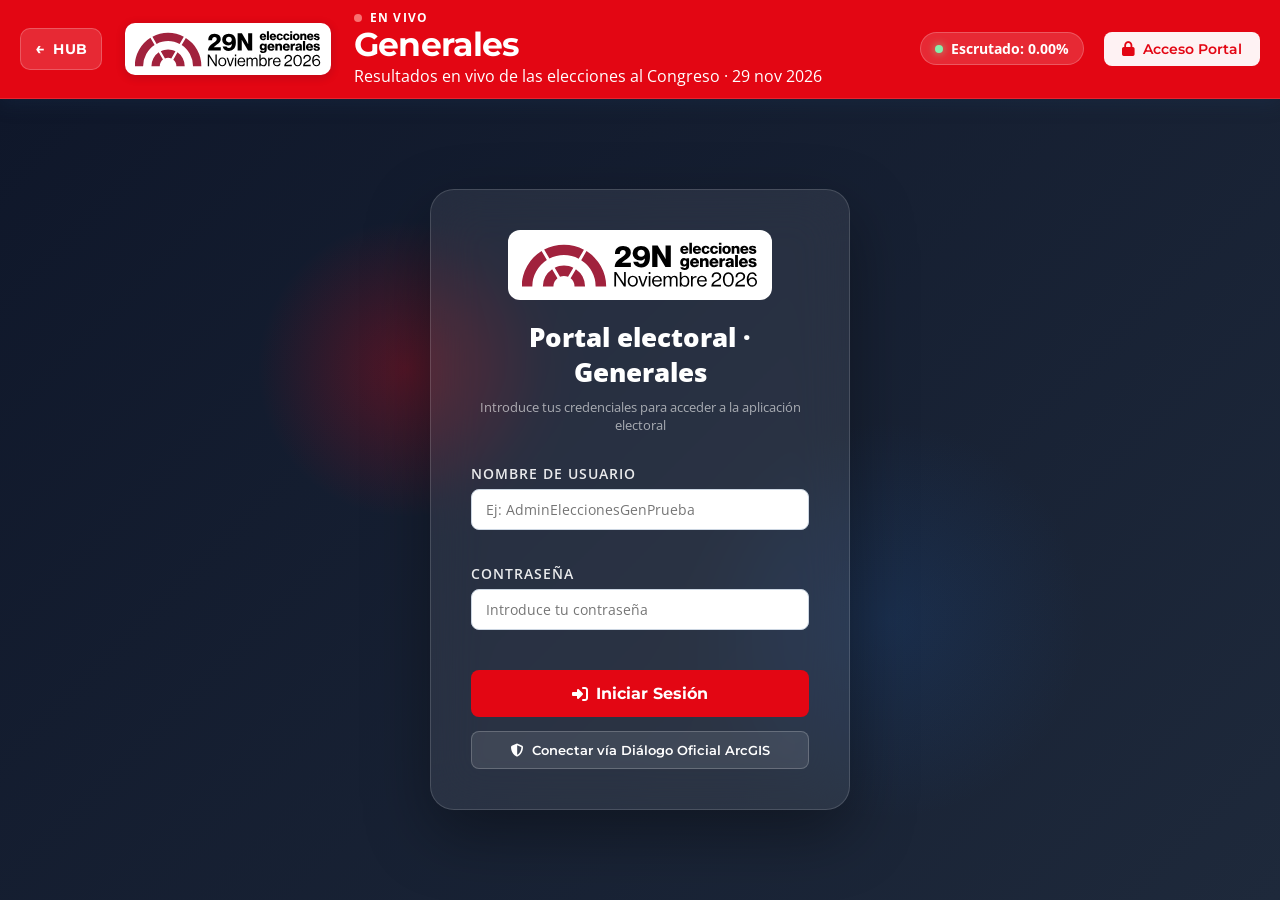
<file: index.html>
<!DOCTYPE html>
<html lang="es">
<head>
  <meta charset="UTF-8">
  <meta name="viewport" content="width=device-width, initial-scale=1.0">
  <title>Elecciones Rivas Vaciamadrid</title>
  <!-- Entrada temporal: login del portal (visor público desactivado; reactivar → hub/index.html) -->
  <meta http-equiv="refresh" content="0; url=generales/index.html">
  <link rel="canonical" href="generales/index.html">
  <script>
    location.replace("generales/index.html");
  </script>
</head>
<body>
  <p>Redirigiendo al <a href="generales/index.html">portal de acceso electoral</a>…</p>
</body>
</html>
</file>
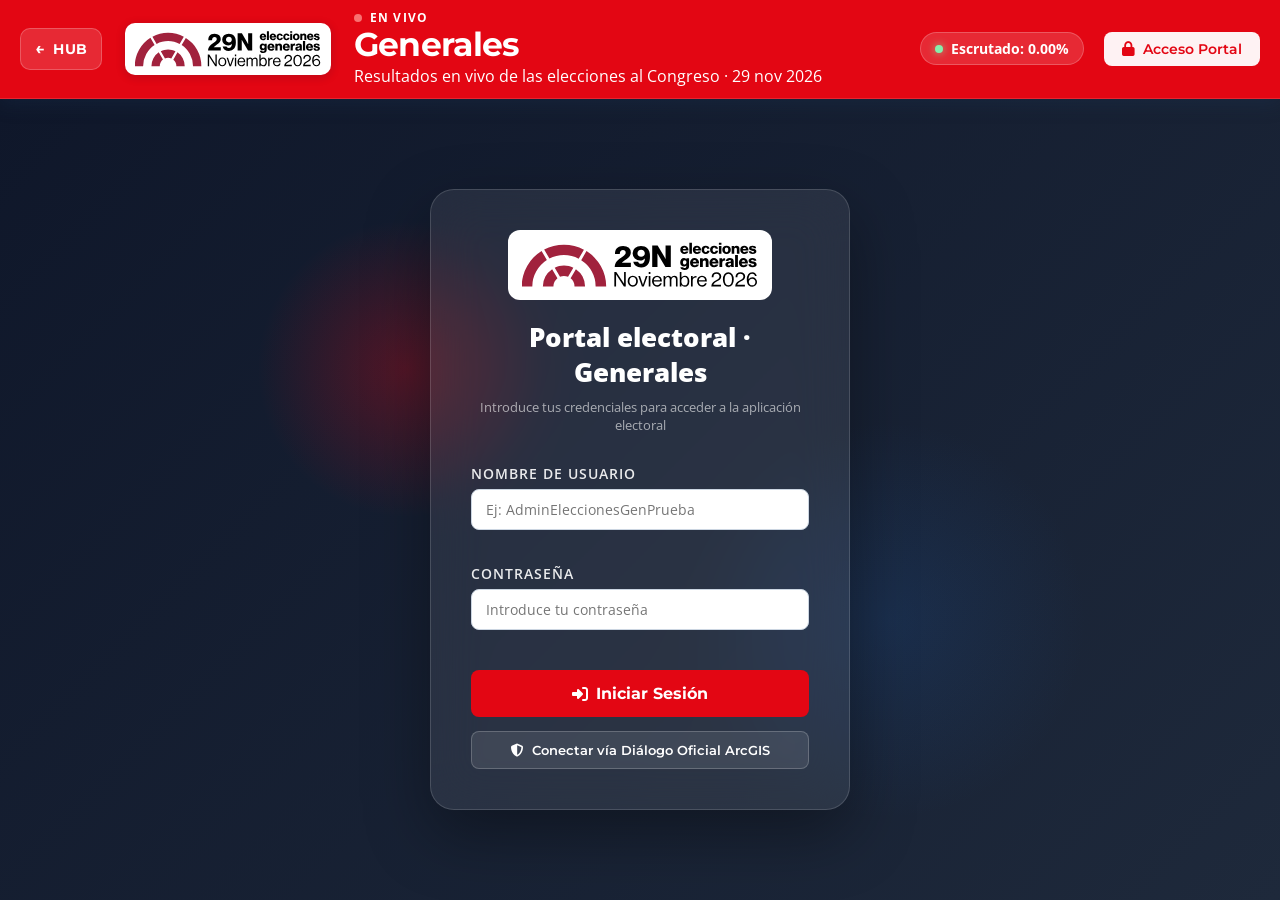
<file: generales/index.html>
<!DOCTYPE html>
<html lang="es">

<head>
    <meta charset="UTF-8">
    <meta name="viewport" content="width=device-width, initial-scale=1.0">
    <title>Elecciones Generales Rivas Vaciamadrid 2026</title>

    <!-- SEO Meta Tags -->
    <meta name="description"
        content="Portal oficial para el escrutinio en tiempo real de las Elecciones Generales Rivas Vaciamadrid 2026, con visualización georeferenciada.">
    <meta name="author" content="Oficina de Información Territorial de Rivas (OITR)">

    <link rel="icon" href="../favicon.ico" type="image/x-icon">
    <link rel="preconnect" href="https://fonts.googleapis.com">
    <link rel="preconnect" href="https://fonts.gstatic.com" crossorigin>
    <link rel="preconnect" href="https://js.arcgis.com" crossorigin>
    <link rel="preconnect" href="https://cdnjs.cloudflare.com" crossorigin>
    <link
        href="https://fonts.googleapis.com/css2?family=Montserrat:wght@500;600;700;800&family=Open+Sans:wght@400;600;700&display=swap"
        rel="stylesheet">
    <link rel="stylesheet" href="https://cdnjs.cloudflare.com/ajax/libs/font-awesome/6.4.0/css/all.min.css">

    <!-- ArcGIS API for JavaScript CSS -->
    <link rel="stylesheet" href="https://js.arcgis.com/4.29/esri/themes/light/main.css">

    <!-- Estilos del Proyecto -->
    <link rel="stylesheet" href="styles.css?v=1.5.5">
</head>

<body>

    <!-- CONTENEDOR PRINCIPAL DE LA APP -->
    <div id="app-container">

        <!-- CABECERA GLOBAL DE LA APLICACIÓN -->
        <header class="main-header">
            <div class="header-brand">
                <a class="btn-back-hub" href="../hub/index.html" title="Volver al HUB" aria-label="Volver al HUB">
                    <span class="btn-back-hub-arrow" aria-hidden="true">&#8592;</span>
                    <span>HUB</span>
                </a>
                <img class="brand-proceso-logo" src="../Imagenes/logo_proceso.svg" width="280" height="60" decoding="async" alt="Elecciones Generales — logo oficial del proceso">
                <div class="brand-title">
                    <span class="brand-context"><span class="live-pulse" aria-hidden="true"></span> En vivo</span>
                    <span class="brand-heading">Generales</span>
                    <span class="brand-subtitle">Resultados en vivo de las elecciones al Congreso · 29 nov 2026</span>
                </div>
            </div>

            <div class="header-status">
                <!-- Porcentaje de escrutinio general -->
                <div class="scrutiny-pill">
                    <span class="scrutiny-dot"></span>
                    <span>Escrutado: <span id="header-scrutiny-percent">0.00%</span></span>
                </div>

                <!-- Usuario logueado (si aplica) -->
                <div id="logged-user-area" class="hidden">
                    <span class="user-badge">
                        <i class="fa-solid fa-user-shield" id="user-role-icon"></i>
                        <span id="logged-username">Usuario</span>
                    </span>
                </div>

                <!-- Botón de Acción Portal/Logout -->
                <button id="btn-portal-action" class="btn-header btn-primary">
                    <i class="fa-solid fa-lock"></i>
                    <span>Acceso Portal</span>
                </button>
            </div>
        </header>

        <main id="app-main">

        <!-- ==========================================================================
           VISTA 1: DASHBOARD PÚBLICO (MAPA Y ESTADÍSTICAS EN TIEMPO REAL)
           ========================================================================== -->
        <section id="public-dashboard-view" class="view-section hidden">

            <!-- Barra Lateral con Estadísticas y Colegios -->
            <aside class="dashboard-sidebar">

                <!-- Pestañas de la barra lateral -->
                <div class="sidebar-tabs">
                    <button class="tab-btn active" data-tab="general-stats-pane">
                        <i class="fa-solid fa-chart-line"></i>
                        <span>Global</span>
                    </button>
                    <button class="tab-btn" data-tab="colegios-list-pane">
                        <i class="fa-solid fa-school"></i>
                        <span>Colegios</span>
                    </button>
                </div>

                <!-- PESTAÑA A: Estadísticas Globales del Municipio -->
                <div class="tab-content">
                    <div id="general-stats-pane" class="tab-pane active">
                        <div class="card-title">Métricas Generales</div>

                        <div class="stats-grid">
                            <!-- Escrutinio -->
                            <div class="stat-card full-width">
                                <span class="stat-label">Progreso del Escrutinio</span>
                                <div class="stat-value" id="global-scrutiny-val">0.00%</div>
                                <div class="stat-progress-bar">
                                    <div class="stat-progress-fill" id="global-scrutiny-bar" style="width: 0%;"></div>
                                </div>
                                <span class="stat-label" style="margin-top: 8px; font-size: 0.65rem;"
                                    id="global-mesas-ratio">0 de 0 mesas cerradas</span>
                            </div>

                            <!-- Participación Total -->
                            <div class="stat-card">
                                <span class="stat-label">Participación</span>
                                <div class="stat-value" id="global-participation-val">0.00%</div>
                                <div class="stat-progress-bar">
                                    <div class="stat-progress-fill" id="global-participation-bar"
                                        style="width: 0%; background-color: #f59e0b;"></div>
                                </div>
                                <span class="stat-label" style="margin-top: 6px; font-size: 0.65rem; text-transform: none; letter-spacing: normal;"
                                    id="global-participation-sub">Pendiente de avances</span>
                            </div>

                            <!-- Censo -->
                            <div class="stat-card">
                                <span class="stat-label">Censo Total</span>
                                <div class="stat-value" id="global-census-val">0</div>
                            </div>

                            <!-- Avance 1 (14:00h) -->
                            <div class="stat-card">
                                <span class="stat-label"><i class="fa-regular fa-clock"></i> Avance 1 (14:00h)</span>
                                <div class="stat-value" style="font-size: 1.15rem; color: #2563eb;"
                                    id="global-part1-val">--</div>
                                <div class="stat-label"
                                    style="font-size: 0.68rem; text-transform: none; letter-spacing: normal; line-height: 1.3;"
                                    id="global-part1-sub">Pendiente (14:00h)</div>
                            </div>

                            <!-- Avance 2 (18:00h) -->
                            <div class="stat-card">
                                <span class="stat-label"><i class="fa-regular fa-clock"></i> Avance 2 (18:00h)</span>
                                <div class="stat-value" style="font-size: 1.15rem; color: #7c3aed;"
                                    id="global-part2-val">--</div>
                                <div class="stat-label"
                                    style="font-size: 0.68rem; text-transform: none; letter-spacing: normal; line-height: 1.3;"
                                    id="global-part2-sub">Pendiente (18:00h)</div>
                            </div>

                            <!-- Votos Nulos -->
                            <div class="stat-card">
                                <span class="stat-label">Votos Nulos</span>
                                <div class="stat-value" style="font-size: 1.15rem;" id="global-nulos-val">0 <span
                                        style="font-size: 0.75rem; font-weight: 400; color: var(--text-muted);">(0.00%)</span>
                                </div>
                            </div>

                            <!-- Votos en Blanco -->
                            <div class="stat-card">
                                <span class="stat-label">Votos en Blanco</span>
                                <div class="stat-value" style="font-size: 1.15rem;" id="global-blancos-val">0 <span
                                        style="font-size: 0.75rem; font-weight: 400; color: var(--text-muted);">(0.00%)</span>
                                </div>
                            </div>
                        </div>

                        <!-- Cartela de ámbito -->
                    <div class="stats-card ambito-info-card" style="margin-bottom: 12px;">
                        <div class="stats-card-header" style="margin-bottom: 6px; display: flex; align-items: center; gap: 8px;">
                            <i class="fa-solid fa-landmark" style="color: var(--ambito-accent);"></i>
                            <span style="font-weight: 700; font-size: 0.9rem;">Congreso · Rivas Vaciamadrid</span>
                        </div>
                        <p style="font-size: 0.75rem; color: var(--text-muted); line-height: 1.35; margin: 0 0 8px;">
                            Escrutinio al Congreso
                        </p>
                        <div id="dhondt-results-container"></div>
                    </div>

                        <!-- Lista de Partidos Ordenados por Votos -->
                        <div class="card-title" style="margin-top: 24px;">Resultados Electorales</div>
                        <div id="global-parties-container" class="party-results-list">
                            <!-- Se rellena dinamicamente -->
                            <div class="metrics-placeholder" style="color: var(--text-muted); font-size: 0.8rem; padding: 20px 0;">
                                Esperando datos de escrutinio...</div>
                        </div>
                    </div>

                    <!-- PESTAÑA B: Listado de Colegios Electorales -->
                    <div id="colegios-list-pane" class="tab-pane">
                        <div class="card-title">Centros de Votación</div>

                        <!-- Buscador de Colegios -->
                        <div class="search-box">
                            <i class="fa-solid fa-magnifying-glass"></i>
                            <input type="text" id="colegio-search" placeholder="Buscar por colegio... ej. Las cigüeñas" autocomplete="off">
                        </div>

                        <!-- Listado -->
                        <div id="colegios-list-container" class="colegios-list">
                            <!-- Se rellena dinámicamente -->
                        </div>
                    </div>
                </div>
            </aside>

            <!-- Contenedor del Visor Cartográfico de ArcGIS -->
            <div class="dashboard-map-container">
                <div class="map-overlay-title">
                    <h3 id="map-current-title">Mapa Electoral de Rivas Vaciamadrid</h3>
                </div>

                <!-- Mapa Div -->
                <div id="mapViewDiv"></div>

                <!-- Leyenda de colores del mapa -->
                <div id="mapLegend" class="map-legend">
                    <div id="legend-items-container">
                        <!-- Rellenado dinámicamente con los 3 primeros partidos -->
                    </div>
                    <div class="legend-item"
                        style="margin-top: 8px; border-top: 1px dashed rgba(0,0,0,0.1); padding-top: 6px;">
                        <div class="legend-color" style="background-color: #b4b4b4;"></div>
                        <span>Sin datos / Empate</span>
                    </div>
                </div>
            </div>
        </section>

        <!-- ==========================================================================
           VISTA 2: FORMULARIO DE LOGIN (SIMULADO DE ARCGIS ENTERPRISE PORTAL)
           ========================================================================== -->
        <!-- ==========================================================================
           VISTA 2: FORMULARIO DE LOGIN (PORTAL ARCGIS ENTERPRISE)
           ========================================================================== -->
        <section id="login-view" class="view-section login-view">
            <div class="login-card">
                <img src="../Imagenes/logo_proceso.svg" width="280" height="60" decoding="async" alt="Elecciones Generales — logo oficial del proceso" class="login-logo login-logo-proceso">
                <div class="login-title">Portal electoral · Generales</div>
                <div class="login-subtitle">Introduce tus credenciales para acceder a la aplicación electoral</div>

                <!-- Mensaje de error -->
                <div id="login-error-msg" class="login-error hidden">
                    <i class="fa-solid fa-circle-exclamation"></i>
                    <span id="login-error-text">Error al autenticar.</span>
                </div>

                <form id="form-login-direct" style="width: 100%; display: flex; flex-direction: column; gap: 14px;">
                    <div class="form-group" style="text-align: left;">
                        <label for="login-username"
                            style="color: rgba(255,255,255,0.9); font-weight: 600; font-size: 0.85rem; margin-bottom: 6px; display: block;">Nombre
                            de usuario</label>
                        <input type="text" id="login-username" class="portal-input"
                            placeholder="Ej: AdminEleccionesGenPrueba" required style="width: 100%; text-align: left;">
                    </div>

                    <div class="form-group" style="text-align: left;">
                        <label for="login-password"
                            style="color: rgba(255,255,255,0.9); font-weight: 600; font-size: 0.85rem; margin-bottom: 6px; display: block;">Contraseña</label>
                        <div class="password-wrapper">
                            <input type="password" id="login-password" class="portal-input"
                                placeholder="Introduce tu contraseña"
                                style="width: 100%; text-align: left; padding-right: 42px;">
                            <i class="fa-solid fa-eye toggle-password-btn"
                                style="position: absolute; right: 14px; top: 50%; transform: translateY(-50%); cursor: pointer; color: rgba(255,255,255,0.7); z-index: 10;"></i>
                        </div>
                    </div>

                    <button type="submit" id="btn-login-submit" class="btn-header btn-primary btn-login"
                        style="justify-content: center; padding: 14px; font-size: 1rem; margin-top: 6px;">
                        <i class="fa-solid fa-right-to-bracket"></i> Iniciar Sesión
                    </button>

                    <button type="button" id="btn-login-arcgis" class="btn-header btn-secondary"
                        style="justify-content: center; padding: 10px; font-size: 0.82rem; background: rgba(255,255,255,0.1); border: 1px solid rgba(255,255,255,0.2); color: #fff;">
                        <i class="fa-solid fa-shield-halved"></i> Conectar vía Diálogo Oficial ArcGIS
                    </button>

                    <button type="button" id="btn-login-cancel" class="btn-header btn-secondary hidden"
                        style="width:100%; justify-content: center; background: transparent; border: none; color: rgba(255,255,255,0.6); margin-top: 2px;"
                        aria-hidden="true">
                        Volver al Visor Público
                    </button>
                </form>
            </div>
        </section>

        <!-- ==========================================================================
           VISTA 3: PORTAL DE COLEGIO ELECTORAL (ESCRUTINIO DE MESAS)
           ========================================================================== -->
        <section id="colegio-portal-view" class="view-section colegio-portal-view hidden">
            <div class="portal-container">

                <!-- Bienvenida de Colegio -->
                <div class="portal-welcome">
                    <div class="welcome-info">
                        <h2 id="portal-colegio-name">C.E.I.P. JARAMA</h2>
                        <p id="portal-colegio-address">Avenida de Covibar, 1, Rivas Vaciamadrid</p>
                    </div>
                    <button id="btn-portal-logout" class="btn-header btn-secondary">
                        <i class="fa-solid fa-right-from-bracket"></i> Cerrar sesión
                    </button>
                </div>

                <!-- Consulta de censo (Mi Colegio) -->
                <div class="portal-card censo-search-widget">
                    <div class="card-title" style="display: flex; align-items: center; gap: 8px;">
                        <i class="fa-solid fa-id-card"></i> Mi Colegio
                    </div>
                    <p class="text-secondary" style="font-size: 0.8rem; margin-bottom: 14px;">
                        Introduce el DNI o NIE del elector para consultar colegio, sección y mesa.
                    </p>
                    <div style="display: flex; gap: 8px; margin-bottom: 14px;">
                        <div class="search-box" style="flex: 1; margin-bottom: 0;">
                            <i class="fa-solid fa-id-card"></i>
                            <input type="text" class="dni-search-input" placeholder="Ej. 12345678A..."
                                style="text-transform: uppercase;" autocomplete="off">
                        </div>
                        <button type="button" class="btn-header btn-primary btn-dni-search-action"
                            style="padding: 0 16px; font-size: 0.85rem; border-radius: 6px; flex-shrink: 0;"
                            onclick="window.runCensoSearch && window.runCensoSearch(this); return false;">
                            <i class="fa-solid fa-magnifying-glass"></i> Buscar
                        </button>
                    </div>
                    <div class="dni-search-status"
                        style="text-align: center; padding: 10px 12px; font-size: 0.82rem; color: var(--text-muted); background: #f8fafc; border: 1px dashed #cbd5e1; border-radius: 8px; margin-bottom: 10px;">
                        Estado: esperando búsqueda.
                    </div>
                    <div class="dni-search-result-container">
                        <div style="text-align: center; color: var(--text-muted); font-size: 0.8rem; padding: 20px 10px;">
                            <i class="fa-solid fa-address-card"
                                style="font-size: 2rem; margin-bottom: 10px; display: block; opacity: 0.35;"></i>
                            Escribe el DNI/NIE y pulsa Buscar.
                        </div>
                    </div>
                </div>

                <!-- PASO 1: SELECCIONAR MESA ELECTORAL -->
                <div id="portal-step-select-mesa" class="portal-card">
                    <div class="step-title">
                        <div class="step-num">1</div>
                        <span>Selecciona una Mesa Electoral para el recuento</span>
                    </div>
                    <p class="text-secondary" style="font-size: 0.85rem; margin-bottom: 16px;">
                        Selecciona tu mesa para comenzar o continuar con la transmisión de datos. El color de cada
                        tarjeta indica su estado: verde (abierta), morado (en recuento), azul/ámbar (avances de
                        participación enviados) y rojo (mesa cerrada definitivamente).
                    </p>

                    <div id="portal-mesas-selection-grid" class="mesa-selector-grid">
                        <!-- Rellenado dinámicamente con mesas del colegio -->
                    </div>
                </div>

                <!-- FORMULARIO PRINCIPAL DE GESTIÓN DE MESA (Oculto hasta elegir mesa) -->
                <div id="portal-escrutinio-container" class="hidden">

                    <!-- Ficha de la Mesa Seleccionada -->
                    <div class="portal-card"
                        style="background-color: rgba(227, 6, 19, 0.03); border-color: rgba(227, 6, 19, 0.2); margin-bottom: 16px;">
                        <div
                            style="display: flex; align-items: center; justify-content: space-between; flex-wrap: wrap; gap: 10px;">
                            <div>
                                <span
                                    style="font-weight: 700; text-transform: uppercase; font-size: 0.75rem; color: var(--primary-color); display: block; letter-spacing: 0.5px;">Mesa
                                    Seleccionada</span>
                                <h3 style="font-size: 1.5rem; font-family: var(--font-heading); color: var(--text-primary);"
                                    id="portal-active-mesa-title">Mesa 006A</h3>
                            </div>
                            <div style="text-align: right;">
                                <span class="badge badge-warning" id="portal-active-mesa-census"
                                    style="font-size: 0.85rem; padding: 6px 12px;">Censo: 800 electores</span>
                            </div>
                            <button id="btn-change-mesa" class="btn-header btn-secondary"
                                style="font-size: 0.8rem; padding: 6px 14px;">
                                <i class="fa-solid fa-rotate-left"></i> Cambiar de Mesa
                            </button>
                        </div>
                    </div>

                    <!-- SELECTOR DE FASES / BOTONES DE LA JORNADA -->
                    <div class="portal-phase-selector-bar">
                        <button type="button" class="portal-phase-btn active" id="btn-phase-part1" data-phase="part1">
                            <div class="phase-btn-icon"><i class="fa-solid fa-clock"></i></div>
                            <div class="phase-btn-text">
                                <span class="phase-title">1º Avance (14:00h)</span>
                                <span class="phase-status" id="phase-status-part1">Pendiente</span>
                            </div>
                        </button>
                        <button type="button" class="portal-phase-btn" id="btn-phase-part2" data-phase="part2">
                            <div class="phase-btn-icon"><i class="fa-solid fa-clock"></i></div>
                            <div class="phase-btn-text">
                                <span class="phase-title">2º Avance (18:00h)</span>
                                <span class="phase-status" id="phase-status-part2">Pendiente</span>
                            </div>
                        </button>
                        <button type="button" class="portal-phase-btn" id="btn-phase-constitucion"
                            data-phase="constitucion">
                            <div class="phase-btn-icon"><i class="fa-solid fa-users"></i></div>
                            <div class="phase-btn-text">
                                <span class="phase-title">Constitución mesa</span>
                                <span class="phase-status" id="phase-status-constitucion">Pendiente</span>
                            </div>
                        </button>
                        <button type="button" class="portal-phase-btn" id="btn-phase-escrutinio"
                            data-phase="escrutinio">
                            <div class="phase-btn-icon"><i class="fa-solid fa-check-to-slot"></i></div>
                            <div class="phase-btn-text">
                                <span class="phase-title">Escrutinio (20:00h)</span>
                                <span class="phase-status" id="phase-status-escrutinio">Pendiente</span>
                            </div>
                        </button>
                    </div>

                    <!-- ========================================================
                         FASE 1: FORMULARIO DEL 1º AVANCE (14:00h)
                         ======================================================== -->
                    <div id="portal-pane-part1" class="portal-phase-pane active">
                        <div class="portal-card">
                            <div class="step-title">
                                <div class="step-num"><i class="fa-solid fa-1"></i></div>
                                <span>1º Avance de Participación (14:00h)</span>
                            </div>
                            <p class="text-secondary"
                                style="font-size: 0.85rem; margin-bottom: 20px; line-height: 1.5;">
                                Introduce el número total de personas censadas en esta mesa que han acudido a votar
                                hasta las 14:00 horas (consultando la lista de votantes de la mesa). En esta fase
                                <strong>no se cuentan votos de partidos</strong>.
                            </p>

                            <!-- Estado previo si ya fue transmitido -->
                            <div id="part1-previous-info" class="advance-info-banner hidden">
                                <i class="fa-solid fa-circle-check" style="color: #0284c7; font-size: 1.2rem;"></i>
                                <div>
                                    <strong style="color: #0369a1; display: block;">Avance 1 transmitido
                                        previamente</strong>
                                    <span id="part1-previous-details"
                                        style="font-size: 0.8rem; color: #075985;">--</span>
                                </div>
                            </div>

                            <div class="advance-entry-box">
                                <label for="input-part1-voters"
                                    style="font-weight: 700; font-size: 1rem; color: var(--text-primary); display: block; margin-bottom: 8px;">
                                    Total de personas que han votado hasta las 14:00h:
                                </label>
                                <div
                                    style="display: flex; gap: 12px; align-items: center; justify-content: center; flex-wrap: wrap;">
                                    <input type="number" inputmode="numeric" id="input-part1-voters"
                                        class="portal-input advance-large-input" min="0" step="1" required>
                                    <div class="advance-metric-badge" id="part1-live-percent-badge">
                                        <span class="pct-val" id="part1-live-percent-val">0.00%</span>
                                        <span class="pct-sub" id="part1-live-ratio-sub">0 de 0 electores</span>
                                    </div>
                                </div>
                            </div>

                            <div style="display: flex; justify-content: center; margin-top: 24px;">
                                <button type="button" id="btn-submit-part1" class="btn-header btn-submit-transmit"
                                    style="background: linear-gradient(135deg, #e30613 0%, #b8050e 100%); color: #ffffff; border: none; padding: 14px 28px; font-size: 1rem; border-radius: 8px; font-weight: 700; cursor: pointer;">
                                    <i class="fa-solid fa-paper-plane"></i> Transmitir 1º Avance de Participación
                                </button>
                            </div>
                        </div>
                    </div>

                    <!-- ========================================================
                         FASE 2: FORMULARIO DEL 2º AVANCE (18:00h)
                         ======================================================== -->
                    <div id="portal-pane-part2" class="portal-phase-pane hidden">
                        <div class="portal-card">
                            <div class="step-title">
                                <div class="step-num"><i class="fa-solid fa-2"></i></div>
                                <span>2º Avance de Participación (18:00h)</span>
                            </div>
                            <p class="text-secondary"
                                style="font-size: 0.85rem; margin-bottom: 20px; line-height: 1.5;">
                                Introduce el número total acumulado de personas que han acudido a votar hasta las 18:00
                                horas. En esta fase <strong>no se cuentan votos de partidos</strong>.
                            </p>

                            <!-- Referencia del 1º Avance -->
                            <div id="part2-reference-banner" class="advance-info-banner"
                                style="background-color: #f0f9ff; border-color: #bae6fd;">
                                <i class="fa-solid fa-info-circle" style="color: #0284c7; font-size: 1.2rem;"></i>
                                <div>
                                    <strong style="color: #0369a1; display: block;">Dato de referencia (1º Avance -
                                        14:00h):</strong>
                                    <span id="part2-p1-ref-text" style="font-size: 0.8rem; color: #075985;">No
                                        transmitido aún</span>
                                </div>
                            </div>

                            <!-- Estado previo si ya fue transmitido -->
                            <div id="part2-previous-info" class="advance-info-banner hidden" style="margin-top: 10px;">
                                <i class="fa-solid fa-circle-check" style="color: #d97706; font-size: 1.2rem;"></i>
                                <div>
                                    <strong style="color: #b45309; display: block;">Avance 2 transmitido
                                        previamente</strong>
                                    <span id="part2-previous-details"
                                        style="font-size: 0.8rem; color: #92400e;">--</span>
                                </div>
                            </div>

                            <div class="advance-entry-box">
                                <label for="input-part2-voters"
                                    style="font-weight: 700; font-size: 1rem; color: var(--text-primary); display: block; margin-bottom: 8px;">
                                    Total de personas que han votado hasta las 18:00h (acumulado):
                                </label>
                                <div
                                    style="display: flex; gap: 12px; align-items: center; justify-content: center; flex-wrap: wrap;">
                                    <input type="number" inputmode="numeric" id="input-part2-voters"
                                        class="portal-input advance-large-input" min="0" step="1" required>
                                    <div class="advance-metric-badge advance-part2" id="part2-live-percent-badge">
                                        <span class="pct-val" id="part2-live-percent-val">0.00%</span>
                                        <span class="pct-sub" id="part2-live-ratio-sub">0 de 0 electores</span>
                                    </div>
                                </div>
                            </div>

                            <div style="display: flex; justify-content: center; margin-top: 24px;">
                                <button type="button" id="btn-submit-part2" class="btn-header btn-submit-transmit"
                                    style="background: linear-gradient(135deg, #e30613 0%, #b8050e 100%); color: #ffffff; border: none; padding: 14px 28px; font-size: 1rem; border-radius: 8px; font-weight: 700; cursor: pointer;">
                                    <i class="fa-solid fa-paper-plane"></i> Transmitir 2º Avance de Participación
                                </button>
                            </div>
                        </div>
                    </div>

                    <!-- ========================================================
                         FASE: CONSTITUCIÓN DE MESA (notificados)
                         ======================================================== -->
                    <div id="portal-pane-constitucion" class="portal-phase-pane hidden">
                        <div class="portal-card">
                            <div class="step-title">
                                <div class="step-num"><i class="fa-solid fa-users"></i></div>
                                <span>Constitución de la Mesa Electoral</span>
                            </div>
                            <p class="text-secondary" style="font-size: 0.85rem; margin-bottom: 14px; line-height: 1.5;">
                                Marca las personas que han asistido al llamamiento para esta mesa electoral.
                            </p>

                            <div id="constitucion-previous-info" class="advance-info-banner hidden" style="margin-bottom: 14px;">
                                <i class="fa-solid fa-circle-check" style="color: #0284c7; font-size: 1.2rem;"></i>
                                <div>
                                    <strong style="color: #0369a1; display: block;">Miembros ya transmitidos</strong>
                                    <span id="constitucion-previous-details" style="font-size: 0.8rem; color: #075985;">--</span>
                                </div>
                            </div>

                            <div id="notificados-status" class="text-secondary" style="font-size: 0.85rem; margin-bottom: 10px;">
                                Cargando notificados de esta mesa...
                            </div>
                            <div id="notificados-list" style="display:flex; flex-direction:column; gap:8px; margin-bottom: 18px;"></div>

                            <p class="text-secondary" style="font-size:0.85rem; margin:0 0 12px 0; line-height:1.45; font-weight:600; color:var(--text-primary);">
                                Miembros finales, asigne su designación.
                            </p>
                            <div style="display:grid; gap:14px; margin-bottom: 18px;">
                                <div class="form-group">
                                    <label for="select-member-president" style="color: var(--text-primary); font-weight: 700; display:block; margin-bottom:6px;">Presidente/a de la Mesa</label>
                                    <select id="select-member-president" class="portal-input"></select>
                                    <input type="text" id="input-member-president-manual" class="portal-input hidden" placeholder="Escribe nombre y apellidos del Presidente/a" style="margin-top:8px;" autocomplete="off">
                                </div>
                                <div class="form-group">
                                    <label for="select-member-vocal1" style="color: var(--text-primary); font-weight: 700; display:block; margin-bottom:6px;">Primer Vocal</label>
                                    <select id="select-member-vocal1" class="portal-input"></select>
                                    <input type="text" id="input-member-vocal1-manual" class="portal-input hidden" placeholder="Escribe nombre y apellidos del Primer Vocal" style="margin-top:8px;" autocomplete="off">
                                </div>
                                <div class="form-group">
                                    <label for="select-member-vocal2" style="color: var(--text-primary); font-weight: 700; display:block; margin-bottom:6px;">Segundo Vocal</label>
                                    <select id="select-member-vocal2" class="portal-input"></select>
                                    <input type="text" id="input-member-vocal2-manual" class="portal-input hidden" placeholder="Escribe nombre y apellidos del Segundo Vocal" style="margin-top:8px;" autocomplete="off">
                                </div>
                            </div>

                            <!-- Campos ocultos de compatibilidad (actas / cierre / admin sync) -->
                            <input type="hidden" id="input-member-president" value="">
                            <input type="hidden" id="input-member-vocal1" value="">
                            <input type="hidden" id="input-member-vocal2" value="">

                            <div style="display:flex; justify-content:center; margin-top: 8px;">
                                <button type="button" id="btn-submit-miembros" class="btn-header btn-submit-transmit"
                                    style="background: linear-gradient(135deg, #0369a1 0%, #075985 100%); color:#fff; border:none; padding:14px 28px; font-size:1rem; border-radius:8px; font-weight:700; cursor:pointer;">
                                    <i class="fa-solid fa-paper-plane"></i> Transmitir miembros de la mesa
                                </button>
                            </div>
                        </div>
                    </div>

                    <!-- ========================================================
                         FASE 3: FORMULARIO DE ESCRUTINIO FINAL (20:00h)
                         ======================================================== -->
                    <div id="portal-pane-escrutinio" class="portal-phase-pane hidden">

                        <!-- PASO 1: RESUMEN MIEMBROS (ya transmitidos en Constitución) -->
                        <div class="portal-card">
                            <div class="step-title">
                                <div class="step-num"><i class="fa-solid fa-users"></i></div>
                                <span>1. Miembros de la Mesa Electoral</span>
                            </div>
                            <p class="text-secondary" style="font-size: 0.85rem; margin-bottom: 14px;">
                                Los miembros se gestionan y transmiten en la fase <strong>Constitución mesa</strong>.
                                Aquí se muestran los datos vigentes para el acta.
                            </p>
                            <div id="escrutinio-miembros-resumen" style="background:#f8fafc; border:1px solid #e2e8f0; border-radius:8px; padding:12px 14px; font-size:0.9rem; color:var(--text-primary); line-height:1.6;">
                                Pendiente de transmitir en Constitución.
                            </div>
                        </div>

                        <!-- PASO 2: INTRODUCIR VOTOS -->
                        <div class="portal-card">
                            <div class="step-title">
                                <div class="step-num"><i class="fa-solid fa-square-poll-vertical"></i></div>
                                <span>2. Introducción de Votos del Escrutinio</span>
                            </div>

                            <!-- Tarjeta de Referencia de Avances Anteriores -->
                            <div id="portal-previous-advances-banner" class="hidden"></div>

                            <div id="portal-votes-fields-container" class="votos-entry-grid">
                                <!-- Los inputs de los partidos se generan dinámicamente desde JS -->
                            </div>

                            <!-- Resumen y validación en vivo -->
                            <div class="vote-summary-card">
                                <div class="vote-summary-total">
                                    Total Votos Contabilizados: <span id="portal-votes-sum">0</span>
                                </div>
                                <div id="portal-votes-validation" class="vote-validation-badge badge-success">
                                    <i class="fa-solid fa-circle-check"></i>
                                    <span>Votos válidos</span>
                                </div>
                            </div>
                        </div>

                        <!-- PASO 3: CERRAR MESA Y TRANSMITIR -->
                        <div class="portal-card" style="margin-bottom: 80px;">
                            <div class="step-title">
                                <div class="step-num"><i class="fa-solid fa-lock"></i></div>
                                <span>3. Cierre Definitivo de Mesa</span>
                            </div>
                            <p class="text-secondary" style="font-size: 0.85rem; margin-bottom: 16px;">
                                Una vez verificado el recuento con las papeletas de la urna, pulsa el botón para cerrar
                                la mesa y transmitir los resultados definitivos al sistema central.
                            </p>
                            <div style="display: flex; justify-content: center;">
                                <button type="button" id="btn-submit-mesa"
                                    class="btn-header btn-submit-transmit btn-close-mesa"
                                    style="background: linear-gradient(135deg, #e30613 0%, #b8050e 100%); color: #ffffff; border: none; padding: 16px 32px; font-size: 1.05rem; border-radius: 8px; font-weight: 700; cursor: pointer;">
                                    <i class="fa-solid fa-lock"></i> Cerrar Mesa y Transmitir Escrutinio
                                </button>
                            </div>
                        </div>

                    </div>

                </div>
            </div>
        </section>

        <!-- ==========================================================================
           VISTA: UBICACIÓN DE MESA (COLABORADORES / AYUDA AL CIUDADANO)
           ========================================================================== -->
        <section id="ubicacion-portal-view" class="view-section ubicacion-portal-view hidden">
            <div class="portal-container" style="max-width: 720px;">
                <div class="portal-welcome" style="justify-content: center; text-align: center;">
                    <div class="welcome-info" style="width: 100%; text-align: center;">
                        <h2>Ubicación de mesa</h2>
                        <p>Consulta rápida de colegio, sección y mesa por DNI/NIE del elector.</p>
                    </div>
                </div>

                <div class="portal-card censo-search-widget censo-search-widget--ubicacion">
                    <div class="card-title" style="display: flex; align-items: center; gap: 8px;">
                        <i class="fa-solid fa-map-location-dot"></i> ¿Dónde vota?
                    </div>
                    <p class="text-secondary" style="font-size: 0.85rem; margin-bottom: 14px; line-height: 1.5;">
                        Introduce el DNI o NIE del ciudadano para indicar colegio electoral, sección y mesa.
                    </p>
                    <div style="display: flex; gap: 8px; margin-bottom: 14px;">
                        <div class="search-box" style="flex: 1; margin-bottom: 0;">
                            <i class="fa-solid fa-id-card"></i>
                            <input type="text" class="dni-search-input" placeholder="Ej. 12345678A..."
                                style="text-transform: uppercase;" autocomplete="off">
                        </div>
                        <button type="button" class="btn-header btn-primary btn-dni-search-action"
                            style="padding: 0 16px; font-size: 0.85rem; border-radius: 6px; flex-shrink: 0;"
                            onclick="window.runCensoSearch && window.runCensoSearch(this); return false;">
                            <i class="fa-solid fa-magnifying-glass"></i> Buscar
                        </button>
                    </div>
                    <div class="dni-search-status"
                        style="text-align: center; padding: 10px 12px; font-size: 0.82rem; color: var(--text-muted); background: #f8fafc; border: 1px dashed #cbd5e1; border-radius: 8px; margin-bottom: 10px;">
                        Estado: esperando búsqueda.
                    </div>
                    <div class="dni-search-result-container">
                        <div style="text-align: center; color: var(--text-muted); font-size: 0.8rem; padding: 20px 10px;">
                            <i class="fa-solid fa-address-card"
                                style="font-size: 2rem; margin-bottom: 10px; display: block; opacity: 0.35;"></i>
                            Escribe el DNI/NIE y pulsa Buscar.
                        </div>
                    </div>
                </div>
            </div>
        </section>

        <!-- ==========================================================================
           VISTA 4: PORTAL DE ADMINISTRACIÓN GENERAL
           ========================================================================== -->
        <section id="admin-portal-view" class="view-section admin-portal-view hidden">
            <div class="portal-container" style="max-width: 1200px;">

                <!-- Cabecera del Panel de Control de Administración -->
                <div class="portal-welcome">
                    <div class="welcome-info">
                        <h2>Administración General de Elecciones</h2>
                        <p>Control del estado del escrutinio y mantenimiento de mesas.</p>
                    </div>
                    <div style="display: flex; gap: 10px; flex-wrap: wrap;">
                        <button id="btn-export-csv" class="btn-header btn-secondary" title="Exportar datos a CSV">
                            <i class="fa-solid fa-file-csv" style="color: #10b981;"></i> Exportar CSV
                        </button>
                        <button id="btn-export-pdf" class="btn-header btn-secondary" title="Imprimir Informe a PDF">
                            <i class="fa-solid fa-file-pdf" style="color: #ef4444;"></i> Imprimir PDF
                        </button>
                        <button id="btn-admin-manage-parties" class="btn-header btn-secondary"
                            style="background-color: #8b5cf6; color: #fff; border: none;"
                            title="Gestionar Fuerzas Políticas">
                            <i class="fa-solid fa-flag"></i> Fuerzas Políticas
                        </button>
                        <button id="btn-admin-add-mesa" class="btn-header btn-primary">
                            <i class="fa-solid fa-plus"></i> Añadir Mesa
                        </button>
                        <button id="btn-admin-logout" class="btn-header btn-secondary">
                            <i class="fa-solid fa-right-from-bracket"></i> Cerrar sesión
                        </button>
                    </div>
                </div>

                <!-- Consulta de censo a ancho completo (más usable en escritorio) -->
                <div class="portal-card censo-search-widget censo-search-widget--admin">
                    <div class="card-title" style="display: flex; align-items: center; gap: 8px;">
                        <i class="fa-solid fa-id-card"></i> Mi Colegio
                    </div>
                    <p class="text-secondary" style="font-size: 0.9rem; margin-bottom: 14px;">
                        Introduce el DNI o NIE del elector para consultar colegio, sección y mesa.
                    </p>
                    <div class="censo-search-row">
                        <div class="search-box" style="flex: 1; margin-bottom: 0;">
                            <i class="fa-solid fa-id-card"></i>
                            <input type="text" class="dni-search-input" placeholder="Ej. 12345678A..."
                                style="text-transform: uppercase;" autocomplete="off">
                        </div>
                        <button type="button" class="btn-header btn-primary btn-dni-search-action"
                            onclick="window.runCensoSearch && window.runCensoSearch(this); return false;">
                            <i class="fa-solid fa-magnifying-glass"></i> Buscar
                        </button>
                    </div>
                    <div class="dni-search-status"
                        style="text-align: center; padding: 10px 12px; font-size: 0.85rem; color: var(--text-muted); background: #f8fafc; border: 1px dashed #cbd5e1; border-radius: 8px; margin: 12px 0;">
                        Estado: esperando búsqueda.
                    </div>
                    <div class="dni-search-result-container">
                        <div style="text-align: center; color: var(--text-muted); font-size: 0.85rem; padding: 18px 10px;">
                            <i class="fa-solid fa-address-card"
                                style="font-size: 1.75rem; margin-bottom: 8px; display: block; opacity: 0.35;"></i>
                            Escribe el DNI/NIE y pulsa Buscar.
                        </div>
                    </div>
                </div>

                <!-- Grid de Administración -->
                <div class="admin-dashboard-grid">

                    <!-- LADO IZQUIERDO: Control por Colegios y Mesas -->
                    <div>
                        <!-- Resumen y Mapeo de Colegios -->
                        <div class="card-title">Resumen de Escrutinio por Colegio</div>
                        <div id="admin-colegios-summary-container">
                            <!-- Se rellena dinámicamente con tarjetas de colegios -->
                        </div>

                        <!-- Listado Completo de Mesas -->
                        <div class="portal-card" style="margin-top: 24px;">
                            <div class="card-title" style="border: none; margin-bottom: 10px;">Listado General de Mesas
                            </div>
                            <div class="admin-mesas-filters">
                                <div class="admin-mesas-filter-field">
                                    <label for="admin-filter-colegio">Colegio</label>
                                    <select id="admin-filter-colegio" class="portal-input">
                                        <option value="">Todos los colegios</option>
                                    </select>
                                </div>
                                <div class="admin-mesas-filter-field">
                                    <label for="admin-filter-estado">Estado</label>
                                    <select id="admin-filter-estado" class="portal-input">
                                        <option value="">Todos los estados</option>
                                        <option value="Abierta">Abierta</option>
                                        <option value="Part1_Enviada">Part. 1 Enviada</option>
                                        <option value="Part2_Enviada">Part. 2 Enviada</option>
                                        <option value="Cerrada">Cerrada</option>
                                        <option value="__editing__">En edición</option>
                                    </select>
                                </div>
                                <div class="admin-mesas-filter-actions">
                                    <button type="button" id="admin-filter-clear" class="btn-header btn-secondary" title="Borrar filtros">
                                        <i class="fa-solid fa-filter-circle-xmark"></i> Borrar filtros
                                    </button>
                                </div>
                            </div>
                            <div style="overflow-x: auto;">
                                <table class="admin-table">
                                    <thead>
                                        <tr>
                                            <th>Código</th>
                                            <th>Colegio Electoral</th>
                                            <th>Sección</th>
                                            <th>Mesa</th>
                                            <th>Apellidos</th>
                                            <th>Censo</th>
                                            <th>Estado</th>
                                            <th style="text-align: right;">Acciones</th>
                                        </tr>
                                    </thead>
                                    <tbody id="admin-mesas-table-body">
                                        <!-- Rellenado dinámicamente -->
                                    </tbody>
                                </table>
                            </div>
                        </div>
                    </div>

                    <!-- LADO DERECHO: Métricas Rápidas y Herramientas -->
                    <div>
                        <div class="portal-card">
                            <div class="card-title">Estado de la Elección</div>
                            <div class="stats-grid" style="grid-template-columns: 1fr; gap: 16px;">
                                <div class="stat-card">
                                    <span class="stat-label">Mesas Escrutadas</span>
                                    <div class="stat-value" id="admin-metric-mesas-percent">0.00%</div>
                                    <span class="stat-label" style="margin-top: 4px; font-size: 0.65rem;"
                                        id="admin-metric-mesas-ratio">0 de 0 mesas</span>
                                </div>
                                <div class="stat-card">
                                    <span class="stat-label">Votos Totales Válidos</span>
                                    <div class="stat-value" id="admin-metric-votos-total">0</div>
                                </div>
                                <div class="stat-card">
                                    <span class="stat-label">Participación Total</span>
                                    <div class="stat-value" id="admin-metric-participation">0.00%</div>
                                    <span class="stat-label" style="margin-top: 4px; font-size: 0.65rem;"
                                        id="admin-metric-participation-sub">Pendiente de avances</span>
                                </div>
                            </div>
                        </div>

                        <!-- Herramientas de Base de Datos de Prueba -->
                        <div class="portal-card"
                            style="border-color: rgba(245, 158, 11, 0.3); background-color: rgba(245, 158, 11, 0.02);">
                            <div class="card-title"
                                style="color: #d97706; display: flex; align-items: center; gap: 6px; border-bottom: none; padding-bottom: 0; margin-bottom: 6px;">
                                <i class="fa-solid fa-flask"></i> Entorno de Pruebas
                            </div>
                            <p class="text-secondary" style="font-size: 0.75rem; margin-bottom: 14px;">
                                Acciones rápidas para simular datos y reiniciar el escrutinio.
                            </p>
                            <div style="display: flex; flex-direction: column; gap: 8px;">
                                <button id="btn-admin-create-official-mesas" class="btn-header btn-secondary"
                                    style="justify-content: center; background-color: #0369a1; color: #fff; border: none; padding: 10px;">
                                    <i class="fa-solid fa-table"></i> Crear mesas oficiales
                                </button>
                                <button id="btn-admin-demo-fill" class="btn-header btn-secondary"
                                    style="justify-content: center; background-color: #d97706; color: #fff; border: none; padding: 10px;">
                                    <i class="fa-solid fa-wand-magic-sparkles"></i> Simular Todo el Municipio
                                </button>
                                <button id="btn-admin-delete-demo-mesas" class="btn-header btn-secondary"
                                    style="justify-content: center; background-color: #ef4444; color: #fff; border: none; padding: 10px;">
                                    <i class="fa-solid fa-table-list"></i> Eliminar Todas las Mesas Generadas
                                </button>
                                <button id="btn-admin-reset-db" class="btn-header btn-secondary"
                                    style="justify-content: center; color: var(--text-muted); padding: 8px;">
                                    <i class="fa-solid fa-trash-can"></i> Reiniciar Escrutinio a Cero
                                </button>
                            </div>
                        </div>
                    </div>

                </div>

            </div>
        </section>

        </main>
    </div> <!-- FIN DEL APP-CONTAINER -->


    <!-- ==========================================================================
       VENTANAS MODALES (POPUP WINDOWS)
       ========================================================================== -->

    <!-- MODAL A: FICHA DE COLEGIO ELECTORAL (DASHBOARD PÚBLICO) -->
    <div id="modal-colegio-detail" class="modal-container hidden">
        <div class="modal-card large">
            <div class="modal-header">
                <h3 id="modal-colegio-name-title">C.E.I.P. JARAMA</h3>
                <button class="modal-close" id="btn-close-colegio-modal">&times;</button>
            </div>
            <div class="modal-body" style="padding: 0;">
                <div style="display: grid; grid-template-columns: 3fr 4fr; min-height: 400px;">
                    <!-- Imagen del colegio -->
                    <div id="modal-colegio-img-div"
                        style="background-size: cover; background-position: center; min-height: 250px;"></div>

                    <!-- Detalles y votos del colegio -->
                    <div style="padding: 24px; overflow-y: auto;">
                        <!-- Dirección y Ruta -->
                        <div
                            style="display: flex; align-items: flex-start; justify-content: space-between; gap: 10px; margin-bottom: 16px;">
                            <div>
                                <span
                                    style="font-size: 0.72rem; text-transform: uppercase; color: var(--text-muted); font-weight: 700; display: block;">Dirección</span>
                                <span id="modal-colegio-address-text"
                                    style="font-size: 0.85rem; font-weight: 500;">Calle de Rivas s/n</span>
                            </div>
                            <a href="#" id="modal-colegio-route-btn" target="_blank" class="btn-header btn-secondary"
                                style="font-size: 0.75rem; padding: 6px 12px; flex-shrink:0;">
                                <i class="fa-solid fa-route" style="color: var(--primary-color);"></i> Cómo llegar
                            </a>
                        </div>

                        <!-- Secciones Censales -->
                        <div style="margin-bottom: 16px;">
                            <span
                                style="font-size: 0.72rem; text-transform: uppercase; color: var(--text-muted); font-weight: 700; display: block;">Secciones
                                Censales</span>
                            <span id="modal-colegio-sections-list" style="font-size: 0.85rem; font-weight: 700;">006,
                                018</span>
                        </div>

                        <!-- Progreso y censo -->
                        <div style="display: grid; grid-template-columns: 1fr 1fr; gap: 12px; margin-bottom: 20px;">
                            <div class="stat-card" style="padding: 8px 12px;">
                                <span class="stat-label">Censo</span>
                                <span class="stat-value" style="font-size: 1.15rem;"
                                    id="modal-colegio-census-val">0</span>
                            </div>
                            <div class="stat-card" style="padding: 8px 12px;">
                                <span class="stat-label">Participación</span>
                                <span class="stat-value" style="font-size: 1.15rem; color: #f59e0b;"
                                    id="modal-colegio-participation-val">0.00%</span>
                            </div>
                            <div class="stat-card" style="padding: 8px 12px; grid-column: span 2;">
                                <span class="stat-label">Mesas Escrutadas</span>
                                <span class="stat-value" style="font-size: 1.15rem; color: var(--primary-color);"
                                    id="modal-colegio-mesas-val">0 de 0</span>
                            </div>
                        </div>

                        <!-- Lista de votos en el colegio -->
                        <div class="card-title" style="font-size: 0.9rem; margin-bottom: 8px;">Resultados en el Centro
                        </div>
                        <div id="modal-colegio-parties-container" class="party-results-list">
                            <!-- Rellenado dinámicamente -->
                        </div>
                    </div>
                </div>
            </div>
            <div class="modal-footer">
                <button class="btn-header btn-secondary" id="btn-close-colegio-modal-footer">Cerrar Ficha</button>
            </div>
        </div>
    </div>

    <!-- MODAL B: AÑADIR NUEVA MESA (ADMINISTRACIÓN) -->
    <div id="modal-admin-add-mesa" class="modal-container hidden">
        <div class="modal-card">
            <div class="modal-header">
                <h3>Añadir Nueva Mesa Electoral</h3>
                <button class="modal-close" id="btn-close-add-mesa-modal">&times;</button>
            </div>
            <form id="form-admin-add-mesa">
                <div class="modal-body">
                    <div class="form-group">
                        <label for="add-mesa-colegio" style="color: var(--text-primary);">Colegio Electoral</label>
                        <select id="add-mesa-colegio" class="portal-input" required>
                            <!-- Rellenado dinámicamente con colegios disponibles -->
                        </select>
                    </div>
                    <div class="form-group">
                        <label for="add-mesa-seccion" style="color: var(--text-primary);">Sección Censal</label>
                        <select id="add-mesa-seccion" class="portal-input" required>
                            <!-- Rellenado dinámicamente según el colegio -->
                        </select>
                    </div>
                    <div class="form-group">
                        <label for="add-mesa-letra" style="color: var(--text-primary); font-weight:700;">Tipo / Letra de
                            la Mesa</label>
                        <select id="add-mesa-letra" class="portal-input" required>
                            <option value="A">Mesa A</option>
                            <option value="B">Mesa B</option>
                            <option value="C">Mesa C</option>
                            <option value="D">Mesa D</option>
                            <option value="U">Mesa U (única)</option>
                        </select>
                        <span class="text-secondary" style="font-size: 0.75rem; margin-top: 4px; display: block;">
                            <i class="fa-solid fa-circle-info"></i> Según estructura oficial: <strong>U</strong> = mesa
                            única; <strong>A/B/C/D</strong> = divisiones por tramo de apellido (LI–LF).
                        </span>
                    </div>

                    <div style="display: grid; grid-template-columns: 1fr 1fr; gap: 12px;">
                        <div class="form-group">
                            <label for="add-mesa-li" style="color: var(--text-primary); font-weight:700;">LI (apellido desde)</label>
                            <input type="text" id="add-mesa-li" class="portal-input" maxlength="1" placeholder="A"
                                style="text-transform: uppercase;" required>
                        </div>
                        <div class="form-group">
                            <label for="add-mesa-lf" style="color: var(--text-primary); font-weight:700;">LF (apellido hasta)</label>
                            <input type="text" id="add-mesa-lf" class="portal-input" maxlength="1" placeholder="Z"
                                style="text-transform: uppercase;" required>
                        </div>
                    </div>

                    <div class="form-group" style="margin-bottom: 12px;">
                        <div
                            style="background-color: #f1f5f9; padding: 10px 14px; border-radius: 6px; border: 1px dashed #cbd5e1; display: flex; justify-content: space-between; align-items: center;">
                            <span style="font-size: 0.8rem; color: var(--text-secondary); font-weight: 600;">Código de
                                Mesa Resultante:</span>
                            <span id="add-mesa-code-preview"
                                style="font-family: var(--font-heading); font-size: 1.15rem; font-weight: 800; color: var(--primary-color);">001A</span>
                        </div>
                    </div>

                    <div class="form-group">
                        <label for="add-mesa-census" style="color: var(--text-primary); font-weight:700;">Censo
                            Electoral (Electores)</label>
                        <input type="number" id="add-mesa-census" class="portal-input" placeholder="Ej: 750" required
                            min="1">
                    </div>
                </div>
                <div class="modal-footer">
                    <button type="button" class="btn-header btn-secondary" id="btn-cancel-add-mesa">Cancelar</button>
                    <button type="submit" class="btn-header btn-primary">Registrar Mesa</button>
                </div>
            </form>
        </div>
    </div>

    <!-- MODAL C: VISOR DE ACTA FIRMADA (ADMINISTRACIÓN) -->
    <div id="modal-view-acta" class="modal-container hidden">
        <div class="modal-card large">
            <div class="modal-header">
                <h3 id="modal-acta-title">Acta de Escrutinio - Mesa 006A</h3>
                <button class="modal-close" id="btn-close-acta-modal">&times;</button>
            </div>
            <div class="modal-body" id="modal-acta-body-content">
                <!-- Se poblará dinámicamente con el diseño oficial del acta para visualización -->
            </div>
            <div class="modal-footer">
                <button class="btn-header btn-secondary" id="btn-close-acta-modal-footer">Cerrar</button>
                <button class="btn-header btn-primary" id="btn-print-acta">
                    <i class="fa-solid fa-print"></i> Imprimir / Guardar PDF
                </button>
            </div>
        </div>
    </div>

    <!-- MODAL D: EDICIÓN DE VOTOS POR ADMINISTRADOR (CON ALERTAS DE CRITICIDAD) -->
    <div id="modal-admin-edit-votes" class="modal-container hidden">
        <div class="modal-card large">
            <div class="modal-header">
                <h3><i class="fa-solid fa-pen-to-square" style="color: var(--primary-color);"></i> Modificación de Votos
                    (Admin) - <span id="modal-admin-votes-mesa-code">001A</span></h3>
                <button class="modal-close" id="btn-close-admin-edit-votes">&times;</button>
            </div>
            <form id="form-admin-edit-votes">
                <div class="modal-body">
                    <!-- Visor de Alertas por Criticidad -->
                    <div id="admin-edit-votes-alert-box" class="alert-box info">
                        <i id="admin-edit-votes-alert-icon" class="fa-solid fa-circle-info"></i>
                        <div>
                            <div
                                style="display: flex; align-items: center; justify-content: space-between; margin-bottom: 4px;">
                                <strong id="admin-edit-votes-alert-title">Evaluación de Criticidad de la
                                    Modificación</strong>
                                <span id="admin-edit-votes-alert-badge" class="alert-critical-badge info">Nivel: Bajo
                                    (Info)</span>
                            </div>
                            <span id="admin-edit-votes-alert-desc">Los datos modificados están dentro de los márgenes
                                normales de participación y censo.</span>
                        </div>
                    </div>

                    <div style="display: grid; grid-template-columns: 1fr 1fr; gap: 12px; margin-bottom: 16px;">
                        <div class="stat-card" style="padding: 10px;">
                            <span class="stat-label">Censo Total Mesa (editable)</span>
                            <input type="number" id="admin-edit-votes-census-input" class="portal-input"
                                min="1" step="1" required
                                style="font-size: 1.15rem; font-weight: 700; margin-top: 4px; max-width: 160px;">
                        </div>
                        <div class="stat-card" style="padding: 10px;">
                            <span class="stat-label">Total Votos Resultantes</span>
                            <span id="admin-edit-votes-total-val" class="stat-value"
                                style="font-size: 1.2rem; color: var(--primary-color);">0</span>
                        </div>
                    </div>

                    <!-- Formulario de Votos -->
                    <div id="admin-edit-votes-fields-container" class="votos-entry-grid"
                        style="max-height: 320px; overflow-y: auto; padding-right: 6px;">
                        <!-- Rellenado dinámicamente -->
                    </div>
                </div>
                <div class="modal-footer">
                    <button type="button" class="btn-header btn-secondary"
                        id="btn-cancel-admin-edit-votes">Cancelar</button>
                    <button type="submit" class="btn-header btn-primary" id="btn-save-admin-edit-votes">
                        <i class="fa-solid fa-floppy-disk"></i> Guardar Cambios de Votos
                    </button>
                </div>
            </form>
        </div>
    </div>

    <!-- MODAL E: EDICIÓN DE MIEMBROS DE MESA POR ADMINISTRADOR -->
    <div id="modal-admin-edit-members" class="modal-container hidden">
        <div class="modal-card">
            <div class="modal-header">
                <h3><i class="fa-solid fa-users-gear" style="color: var(--primary-color);"></i> Modificar Miembros de
                    Mesa - <span id="modal-admin-members-mesa-code">001A</span></h3>
                <button class="modal-close" id="btn-close-admin-edit-members">&times;</button>
            </div>
            <form id="form-admin-edit-members">
                <div class="modal-body">
                    <div class="form-group">
                        <label for="admin-member-president"
                            style="color: var(--text-primary); font-weight: 700;">Presidente/a de Mesa</label>
                        <input type="text" id="admin-member-president" class="portal-input"
                            placeholder="Nombre completo" required>
                    </div>
                    <div class="form-group">
                        <label for="admin-member-vocal1" style="color: var(--text-primary); font-weight: 700;">Primer
                            Vocal</label>
                        <input type="text" id="admin-member-vocal1" class="portal-input" placeholder="Nombre completo"
                            required>
                    </div>
                    <div class="form-group">
                        <label for="admin-member-vocal2" style="color: var(--text-primary); font-weight: 700;">Segundo
                            Vocal</label>
                        <input type="text" id="admin-member-vocal2" class="portal-input" placeholder="Nombre completo"
                            required>
                    </div>
                </div>
                <div class="modal-footer">
                    <button type="button" class="btn-header btn-secondary"
                        id="btn-cancel-admin-edit-members">Cancelar</button>
                    <button type="submit" class="btn-header btn-primary">
                        <i class="fa-solid fa-user-check"></i> Actualizar Miembros
                    </button>
                </div>
            </form>
        </div>
    </div>

    <!-- MODAL F: ADVERTENCIA DE DISCREPANCIA EN AVANCES DE PARTICIPACIÓN -->
    <div id="modal-discrepancy-warning" class="modal-container hidden">
        <div class="modal-card" style="max-width: 520px; border-color: rgba(245, 158, 11, 0.5);">
            <div class="modal-header" style="background-color: rgba(245, 158, 11, 0.1);">
                <h3 style="color: #b45309;"><i class="fa-solid fa-triangle-exclamation"></i> Discrepancia en Avance de
                    Participación</h3>
                <button class="modal-close" id="btn-close-discrepancy-modal">&times;</button>
            </div>
            <div class="modal-body">
                <div class="alert-box warning" style="margin-bottom: 14px;">
                    <i class="fa-solid fa-circle-exclamation"></i>
                    <div>
                        <strong style="display: block; margin-bottom: 4px;">Detección de Discrepancia en el
                            Cómputo</strong>
                        <span id="discrepancy-modal-desc">El total de votos registrado en este avance es inferior al
                            avance anterior transmitido.</span>
                    </div>
                </div>
                <p style="font-size: 0.85rem; color: var(--text-secondary); line-height: 1.5; margin-bottom: 14px;">
                    Si se ha tratado de una corrección por un error en el conteo previo de la primera participación,
                    puedes confirmar y transmitir la rectificación. En caso contrario, pulsa cancelar para revisar los
                    datos.
                </p>
                <div style="background: #f8fafc; border-radius: 8px; padding: 12px; font-size: 0.8rem; border: 1px dashed #cbd5e1;"
                    id="discrepancy-modal-details">
                    <!-- Detalle comparativo (Participación 1 vs 2) -->
                </div>
            </div>
            <div class="modal-footer">
                <button type="button" class="btn-header btn-secondary" id="btn-cancel-discrepancy">
                    <i class="fa-solid fa-arrow-left"></i> Volver y Corregir
                </button>
                <button type="button" class="btn-header btn-primary" id="btn-confirm-discrepancy"
                    style="background-color: #d97706; border-color: #b45309;">
                    <i class="fa-solid fa-check"></i> Confirmar y Transmitir Rectificación
                </button>
            </div>
        </div>
    </div>

    <!-- MODAL G: GESTIÓN DE FUERZAS POLÍTICAS (PARTIDOS) -->
    <div id="modal-admin-parties" class="modal-container hidden">
        <div class="modal-card" style="max-width: 680px; width: 95%;">
            <div class="modal-header">
                <h3><i class="fa-solid fa-flag" style="color: #8b5cf6;"></i> Gestión de Fuerzas Políticas</h3>
                <button class="modal-close" id="btn-close-parties-modal">&times;</button>
            </div>
            <div class="modal-body" style="max-height: 75vh; overflow-y: auto;">

                <!-- 1. Formulario de Alta de Partido -->
                <div
                    style="background: #f8fafc; border: 1px solid #e2e8f0; padding: 16px; border-radius: 10px; margin-bottom: 20px;">
                    <div
                        style="font-weight: 700; font-size: 0.9rem; margin-bottom: 12px; color: #0f172a; display: flex; align-items: center; gap: 8px;">
                        <i class="fa-solid fa-plus-circle" style="color: var(--primary-color);"></i> Nueva Fuerza
                        Política
                    </div>

                    <form id="form-add-party" style="display: grid; grid-template-columns: 1fr 2fr; gap: 12px;">
                        <div>
                            <label
                                style="font-weight: 600; font-size: 0.8rem; display: block; margin-bottom: 4px;">Siglas
                                / ID</label>
                            <input type="text" id="party-id-input" class="portal-input" placeholder="Ej: PODEMOS"
                                required style="text-transform: uppercase;">
                            <span style="font-size: 0.72rem; color: var(--text-muted); display: block; margin-top: 4px; line-height: 1.3;">
                                Se mostrará como etiqueta en el mapa.
                            </span>
                        </div>

                        <div>
                            <label
                                style="font-weight: 600; font-size: 0.8rem; display: block; margin-bottom: 4px;">Nombre
                                Completo</label>
                            <input type="text" id="party-name-input" class="portal-input"
                                placeholder="Ej: Podemos - Izquierda Unida" required>
                        </div>

                        <div>
                            <label
                                style="font-weight: 600; font-size: 0.8rem; display: block; margin-bottom: 4px;">Color
                                Representativo</label>
                            <div style="display: flex; align-items: center; gap: 8px;">
                                <input type="color" id="party-color-input" value="#8b5cf6"
                                    style="width: 45px; height: 38px; border: none; border-radius: 6px; cursor: pointer; background: transparent;">
                                <span id="party-color-hex"
                                    style="font-size: 0.8rem; font-family: monospace;">#8b5cf6</span>
                            </div>
                        </div>

                        <div>
                            <label
                                style="font-weight: 600; font-size: 0.8rem; display: block; margin-bottom: 4px;">Logotipo
                                de la Formación</label>
                            <div style="display: flex; flex-direction: column; gap: 4px;">
                                                                <select id="party-logo-preset-select" class="portal-input" style="font-size: 0.85rem;"
                                    required>
                                    <option value="">-- Seleccionar imagen --</option>
                                </select>
                                <span style="font-size: 0.72rem; color: var(--text-muted);">Catálogo del ámbito <code id="logo-catalog-ambito-hint">—</code>. Añade PNG en <code id="logo-catalog-folder-hint">Imagenes/logos/…</code>.</span>
                            </div>
                        </div>

                        <div style="grid-column: span 2; display: flex; justify-content: flex-end; margin-top: 6px;">
                            <button type="submit" class="btn-header btn-primary"
                                style="background-color: #8b5cf6; border-color: #7c3aed;">
                                <i class="fa-solid fa-plus"></i> Guardar Fuerza Política
                            </button>
                        </div>
                    </form>
                </div>

                <!-- 2. Lista de Partidos Registrados -->
                <div
                    style="display: flex; justify-content: space-between; align-items: center; margin-bottom: 12px; border-bottom: 1px solid #cbd5e1; padding-bottom: 6px;">
                    <div style="font-weight: 700; font-size: 0.9rem; color: #0f172a;">
                        Fuerzas Políticas Registradas (<span id="parties-count-badge">0</span>)
                    </div>
                    <button id="btn-admin-delete-all-parties" class="btn-header btn-danger"
                        style="padding: 5px 10px; font-size: 0.78rem;" title="Eliminar todas las formaciones políticas">
                        <i class="fa-solid fa-trash-can"></i> Borrar Todas
                    </button>
                </div>
                <div id="admin-parties-list-container" style="display: flex; flex-direction: column; gap: 8px;">
                    <!-- Se rellena dinámicamente -->
                </div>
            </div>
        </div>
    </div>


    <!-- ==========================================================================
       ACTA OFICIAL DE IMPRESIÓN (ESTRUCTURA PARA MEDIA PRINT - SÓLO IMPRESORA)
       ========================================================================== -->
    <div id="printableActa">
        <!-- Rellenado dinámicamente antes de invocar window.print() -->
    </div>

    <!-- Aviso de proceso (crear / borrar / simular mesas en GDB) -->
    <div id="admin-busy-overlay" class="admin-busy-overlay hidden" aria-live="assertive" aria-busy="true">
        <div class="admin-busy-card">
            <i class="fa-solid fa-spinner fa-spin admin-busy-spinner" aria-hidden="true"></i>
            <p id="admin-busy-message" class="admin-busy-message">Procesando…</p>
            <p class="admin-busy-hint">No cierres ni recargues la página hasta que termine.</p>
        </div>
    </div>

    <!-- SCRIPTS DE LA APLICACIÓN -->
    <!-- ArcGIS SDK JS -->
    <script src="https://js.arcgis.com/4.29/"></script>

    <!-- Datos de Configuración del Proyecto (Mapeo Rivas) -->
    <script src="section_logo_catalog.js?v=1.3.0"></script>
    <script src="section_colegio_mapping.js?v=1.4.1"></script>
    <script src="mesas_estructura_oficial.js?v=1.0.1"></script>

    <!-- Lógica de Control y Sincronización -->
    <script src="app.js?v=1.8.8"></script>
</body>

</html>
</file>
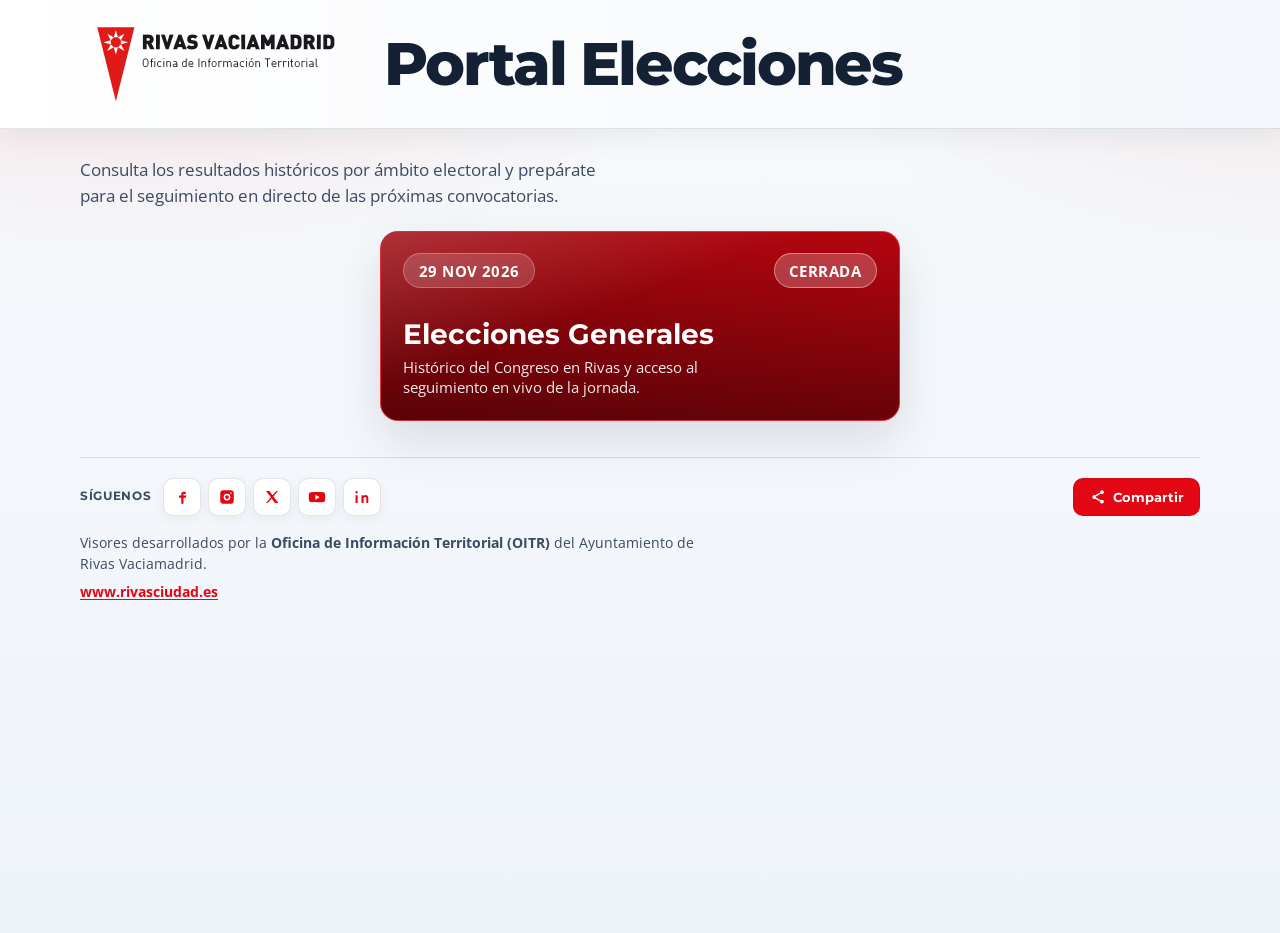
<file: hub/index.html>
<!DOCTYPE html>
<html lang="es">
<head>
  <meta charset="UTF-8">
  <meta name="viewport" content="width=device-width, initial-scale=1.0">
  <title>Elecciones Rivas Vaciamadrid - HUB</title>
  <meta name="description" content="Portal ciudadano de históricos y seguimiento electoral de Rivas Vaciamadrid.">
  <link rel="icon" href="../favicon.ico" type="image/x-icon">
  <link rel="preconnect" href="https://fonts.googleapis.com">
  <link rel="preconnect" href="https://fonts.gstatic.com" crossorigin>
  <link href="https://fonts.googleapis.com/css2?family=Montserrat:wght@500;600;700;800&family=Open+Sans:wght@400;600;700&display=swap" rel="stylesheet">
  <link rel="stylesheet" href="css/hub.css?v=1.7.4">
</head>
<body>
  <header class="hub-band">
    <div class="hub-shell hub-band-inner">
      <img class="hub-logo" src="../Imagenes/Logo_OITR.png" width="560" height="186" decoding="async" alt="Oficina de Información Territorial de Rivas (OITR)">
      <h1 class="hub-band-title">Portal Elecciones</h1>
    </div>
  </header>

  <main class="hub-home">
    <div class="hub-shell">
      <header class="hub-hero">
        <p class="hub-lead">
          Consulta los resultados históricos por ámbito electoral y prepárate para el seguimiento
          en directo de las próximas convocatorias.
        </p>
      </header>

      <div class="hub-grid">
        <a class="ambito-card" data-ambito="generales" href="historico.html?ambito=generales">
          <div class="chip-row">
            <span class="chip chip-date">29 nov 2026</span>
            <span class="chip chip-countdown" id="hubCountdownGenerales" aria-live="polite">
              <span id="hubDaysGenPrefix">Quedan:</span>
              <span id="hubDaysGen">—</span>
              <span id="hubDaysGenUnit">días</span>
            </span>
          </div>
          <h2>Elecciones Generales</h2>
          <p>Histórico del Congreso en Rivas y acceso al seguimiento en vivo de la jornada.</p>
        </a>
        <!-- Otros ámbitos ocultos temporalmente (solo Generales visible en el HUB) -->
        <a class="ambito-card is-hidden" data-ambito="municipales" href="historico.html?ambito=municipales" aria-hidden="true" tabindex="-1">
          <span class="chip">23 mayo 2027</span>
          <h2>Municipales</h2>
          <p>Histórico al Ayuntamiento y acceso al visor en directo de participación y escrutinio.</p>
        </a>
        <a class="ambito-card is-hidden" data-ambito="asamblea" href="historico.html?ambito=asamblea" aria-hidden="true" tabindex="-1">
          <span class="chip">Histórico</span>
          <h2>Asamblea de Madrid</h2>
          <p>Mapa de ganadores y comparación entre convocatorias autonómicas en el municipio.</p>
        </a>
        <a class="ambito-card is-hidden" data-ambito="europeas" href="historico.html?ambito=europeas" aria-hidden="true" tabindex="-1">
          <span class="chip">Histórico</span>
          <h2>Europeas</h2>
          <p>Participación y fuerzas más votadas en Rivas en las elecciones al Parlamento Europeo.</p>
        </a>
      </div>

      <footer class="hub-foot">
        <div class="hub-share-row">
          <div class="hub-rrss" aria-label="Redes sociales del Ayuntamiento">
            <span class="hub-rrss-label">Síguenos</span>
            <a class="hub-rrss-btn" href="https://www.facebook.com/AyuntamientoRivas" target="_blank" rel="noopener noreferrer" title="Facebook Ayuntamiento Rivas" aria-label="Facebook">
              <svg viewBox="0 0 24 24" width="18" height="18" aria-hidden="true"><path fill="currentColor" d="M14 8h3V5h-3c-1.7 0-3 1.3-3 3v2H8v3h3v8h3v-8h3l1-3h-4V8c0-.6.4-1 1-1z"/></svg>
            </a>
            <a class="hub-rrss-btn" href="https://www.instagram.com/aytorivas/" target="_blank" rel="noopener noreferrer" title="Instagram Ayuntamiento Rivas" aria-label="Instagram">
              <svg viewBox="0 0 24 24" width="18" height="18" aria-hidden="true"><path fill="currentColor" d="M7 3h10a4 4 0 0 1 4 4v10a4 4 0 0 1-4 4H7a4 4 0 0 1-4-4V7a4 4 0 0 1 4-4zm5 4.5A4.5 4.5 0 1 0 16.5 12 4.5 4.5 0 0 0 12 7.5zm0 2A2.5 2.5 0 1 1 9.5 12 2.5 2.5 0 0 1 12 9.5zm5.2-3.7a1.05 1.05 0 1 0 1.05 1.05A1.05 1.05 0 0 0 17.2 5.8z"/></svg>
            </a>
            <a class="hub-rrss-btn" href="https://x.com/AytoRivas" target="_blank" rel="noopener noreferrer" title="X Ayuntamiento Rivas" aria-label="X">
              <svg viewBox="0 0 24 24" width="18" height="18" aria-hidden="true"><path fill="currentColor" d="M4 4h4.6l4 5.5L17.8 4H20l-6.1 7.2L20.5 20H15.9l-4.3-5.9L6.2 20H4l6.5-7.7L4 4z"/></svg>
            </a>
            <a class="hub-rrss-btn" href="https://www.youtube.com/@AyuntamientoRivasVaciamadrid" target="_blank" rel="noopener noreferrer" title="YouTube Ayuntamiento Rivas" aria-label="YouTube">
              <svg viewBox="0 0 24 24" width="18" height="18" aria-hidden="true"><path fill="currentColor" d="M23 12.2s0-3.2-.4-4.7c-.2-.9-.9-1.6-1.8-1.8C18.9 5.2 12 5.2 12 5.2s-6.9 0-8.8.5c-.9.2-1.6.9-1.8 1.8C1 9 1 12.2 1 12.2s0 3.2.4 4.7c.2.9.9 1.6 1.8 1.8 1.9.5 8.8.5 8.8.5s6.9 0 8.8-.5c.9-.2 1.6-.9 1.8-1.8.4-1.5.4-4.7.4-4.7zM9.8 15.5v-6.6l5.8 3.3-5.8 3.3z"/></svg>
            </a>
            <a class="hub-rrss-btn" href="https://www.linkedin.com/company/ayuntamiento-de-Rivas Vaciamadrid" target="_blank" rel="noopener noreferrer" title="LinkedIn Ayuntamiento Rivas" aria-label="LinkedIn">
              <svg viewBox="0 0 24 24" width="18" height="18" aria-hidden="true"><path fill="currentColor" d="M6.2 9.5H3.4V20h2.8V9.5zM4.8 4A1.6 1.6 0 1 0 4.8 7.2 1.6 1.6 0 0 0 4.8 4zM20.6 20h-2.8v-5.6c0-1.5-.5-2.5-1.8-2.5a1.9 1.9 0 0 0-1.8 1.3c-.1.3-.1.7-.1 1.1V20h-2.8s0-9.5 0-10.5h2.8v1.5a3.1 3.1 0 0 1 2.8-1.6c2 0 3.5 1.3 3.5 4.2V20z"/></svg>
            </a>
          </div>
          <button type="button" class="hub-share-btn" id="hubShareBtn" title="Compartir esta web">
            <svg viewBox="0 0 24 24" width="16" height="16" aria-hidden="true"><path fill="currentColor" d="M18 16.1a2.9 2.9 0 0 0-2 .8l-7.1-4.1a3 3 0 0 0 0-1.6L16 7.1a2.9 2.9 0 1 0-1-1.7L7.9 9.5a2.9 2.9 0 1 0 0 5l7.1 4.1A2.9 2.9 0 1 0 18 16.1z"/></svg>
            <span id="hubShareLabel">Compartir</span>
          </button>
        </div>
        <p>
          Visores desarrollados por la
          <strong>Oficina de Información Territorial (OITR)</strong>
          del Ayuntamiento de Rivas Vaciamadrid.
        </p>
        <p>
          <a href="https://www.rivasciudad.es/" target="_blank" rel="noopener noreferrer">www.rivasciudad.es</a>
        </p>
      </footer>
    </div>
  </main>
  <script>
    (function () {
      var btn = document.getElementById("hubShareBtn");
      var label = document.getElementById("hubShareLabel");
      if (btn) {
        btn.addEventListener("click", async function () {
          var url = window.location.href.split("#")[0];
          var title = "Elecciones Rivas Vaciamadrid";
          var text = "Portal de históricos y seguimiento electoral de Rivas Vaciamadrid";
          try {
            if (navigator.share) {
              await navigator.share({ title: title, text: text, url: url });
              return;
            }
          } catch (e) {
            if (e && e.name === "AbortError") return;
          }
          try {
            await navigator.clipboard.writeText(url);
            label.textContent = "Enlace copiado";
            btn.classList.add("is-copied");
            setTimeout(function () {
              label.textContent = "Compartir";
              btn.classList.remove("is-copied");
            }, 2200);
          } catch (err) {
            window.prompt("Copia este enlace:", url);
          }
        });
      }

      // Contador en el label de la tarjeta Generales (29 nov 2026)
      function updateGeneralesCountdown() {
        var prefixEl = document.getElementById("hubDaysGenPrefix");
        var numEl = document.getElementById("hubDaysGen");
        var unitEl = document.getElementById("hubDaysGenUnit");
        var chip = document.getElementById("hubCountdownGenerales");
        if (!numEl || !unitEl) return;
        var target = new Date(2026, 10, 29, 0, 0, 0, 0);
        var days = Math.ceil((target.getTime() - Date.now()) / 86400000);
        if (days > 1) {
          if (prefixEl) prefixEl.textContent = "Quedan:";
          numEl.textContent = String(days);
          unitEl.textContent = "días";
          if (chip) chip.title = "Quedan " + days + " días para las elecciones generales";
        } else if (days === 1) {
          if (prefixEl) prefixEl.textContent = "Queda:";
          numEl.textContent = "1";
          unitEl.textContent = "día";
          if (chip) chip.title = "Queda 1 día para las elecciones generales";
        } else if (days === 0) {
          if (prefixEl) prefixEl.textContent = "";
          numEl.textContent = "Hoy";
          unitEl.textContent = "";
          if (chip) chip.title = "Día de las elecciones generales";
        } else {
          if (prefixEl) prefixEl.textContent = "";
          numEl.textContent = "Cerrada";
          unitEl.textContent = "";
          if (chip) chip.title = "Convocatoria celebrada";
        }
      }
      updateGeneralesCountdown();
      setInterval(updateGeneralesCountdown, 60000);
    })();
  </script>
</body>
</html>
</file>
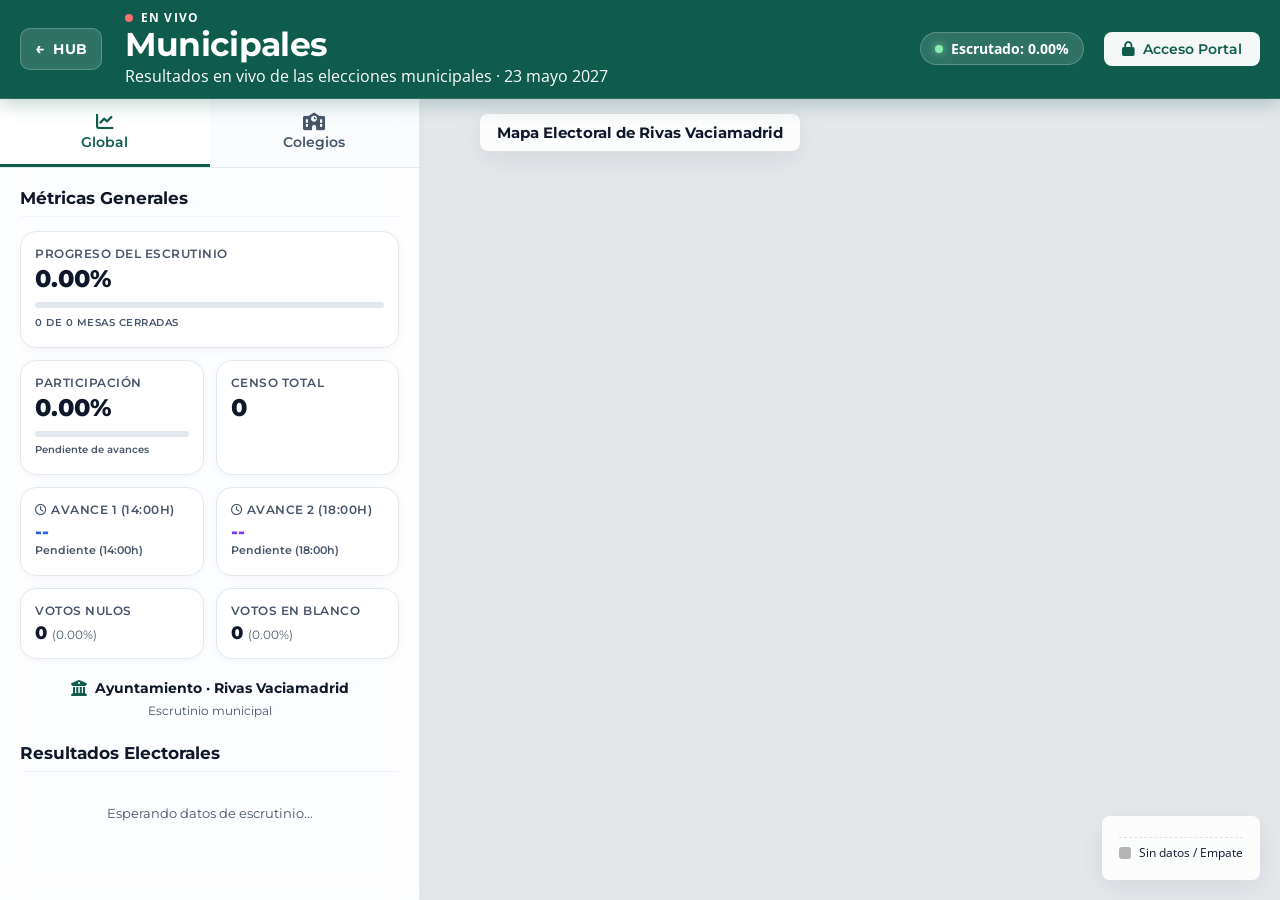
<file: municipales/index.html>
<!DOCTYPE html>
<html lang="es">

<head>
    <meta charset="UTF-8">
    <meta name="viewport" content="width=device-width, initial-scale=1.0">
    <title>Elecciones Municipales Rivas Vaciamadrid 2027</title>

    <!-- SEO Meta Tags -->
    <meta name="description"
        content="Portal oficial para el escrutinio en tiempo real de las Elecciones Municipales Rivas Vaciamadrid 2027, con visualización georeferenciada.">
    <meta name="author" content="Oficina de Información Territorial de Rivas (OITR)">

    <link rel="icon" href="../favicon.ico" type="image/x-icon">
    <link rel="preconnect" href="https://fonts.googleapis.com">
    <link rel="preconnect" href="https://fonts.gstatic.com" crossorigin>
    <link rel="preconnect" href="https://js.arcgis.com" crossorigin>
    <link rel="preconnect" href="https://cdnjs.cloudflare.com" crossorigin>
    <link
        href="https://fonts.googleapis.com/css2?family=Montserrat:wght@500;600;700;800&family=Open+Sans:wght@400;600;700&display=swap"
        rel="stylesheet">
    <link rel="stylesheet" href="https://cdnjs.cloudflare.com/ajax/libs/font-awesome/6.4.0/css/all.min.css">

    <!-- ArcGIS API for JavaScript CSS -->
    <link rel="stylesheet" href="https://js.arcgis.com/4.29/esri/themes/light/main.css">

    <!-- Estilos del Proyecto -->
    <link rel="stylesheet" href="styles.css?v=2.3.6">
</head>

<body>

    <!-- CONTENEDOR PRINCIPAL DE LA APP -->
    <div id="app-container">

        <!-- CABECERA GLOBAL DE LA APLICACIÓN -->
        <header class="main-header">
            <div class="header-brand">
                <a class="btn-back-hub" href="../hub/index.html" title="Volver al HUB" aria-label="Volver al HUB">
                    <span class="btn-back-hub-arrow" aria-hidden="true">&#8592;</span>
                    <span>HUB</span>
                </a>
                <div class="brand-title">
                    <span class="brand-context"><span class="live-pulse" aria-hidden="true"></span> En vivo</span>
                    <span class="brand-heading">Municipales</span>
                    <span class="brand-subtitle">Resultados en vivo de las elecciones municipales · 23 mayo 2027</span>
                </div>
            </div>

            <div class="header-status">
                <!-- Porcentaje de escrutinio general -->
                <div class="scrutiny-pill">
                    <span class="scrutiny-dot"></span>
                    <span>Escrutado: <span id="header-scrutiny-percent">0.00%</span></span>
                </div>

                <!-- Usuario logueado (si aplica) -->
                <div id="logged-user-area" class="hidden">
                    <span class="user-badge">
                        <i class="fa-solid fa-user-shield" id="user-role-icon"></i>
                        <span id="logged-username">Usuario</span>
                    </span>
                </div>

                <!-- Botón de Acción Portal/Logout -->
                <button id="btn-portal-action" class="btn-header btn-primary">
                    <i class="fa-solid fa-lock"></i>
                    <span>Acceso Portal</span>
                </button>
            </div>
        </header>

        <main id="app-main">

        <!-- ==========================================================================
           VISTA 1: DASHBOARD PÚBLICO (MAPA Y ESTADÍSTICAS EN TIEMPO REAL)
           ========================================================================== -->
        <section id="public-dashboard-view" class="view-section">

            <!-- Barra Lateral con Estadísticas y Colegios -->
            <aside class="dashboard-sidebar">

                <!-- Pestañas de la barra lateral -->
                <div class="sidebar-tabs">
                    <button class="tab-btn active" data-tab="general-stats-pane">
                        <i class="fa-solid fa-chart-line"></i>
                        <span>Global</span>
                    </button>
                    <button class="tab-btn" data-tab="colegios-list-pane">
                        <i class="fa-solid fa-school"></i>
                        <span>Colegios</span>
                    </button>
                </div>

                <!-- PESTAÑA A: Estadísticas Globales del Municipio -->
                <div class="tab-content">
                    <div id="general-stats-pane" class="tab-pane active">
                        <div class="card-title">Métricas Generales</div>

                        <div class="stats-grid">
                            <!-- Escrutinio -->
                            <div class="stat-card full-width">
                                <span class="stat-label">Progreso del Escrutinio</span>
                                <div class="stat-value" id="global-scrutiny-val">0.00%</div>
                                <div class="stat-progress-bar">
                                    <div class="stat-progress-fill" id="global-scrutiny-bar" style="width: 0%;"></div>
                                </div>
                                <span class="stat-label" style="margin-top: 8px; font-size: 0.65rem;"
                                    id="global-mesas-ratio">0 de 0 mesas cerradas</span>
                            </div>

                            <!-- Participación Total -->
                            <div class="stat-card">
                                <span class="stat-label">Participación</span>
                                <div class="stat-value" id="global-participation-val">0.00%</div>
                                <div class="stat-progress-bar">
                                    <div class="stat-progress-fill" id="global-participation-bar"
                                        style="width: 0%; background-color: #f59e0b;"></div>
                                </div>
                                <span class="stat-label" style="margin-top: 6px; font-size: 0.65rem; text-transform: none; letter-spacing: normal;"
                                    id="global-participation-sub">Pendiente de avances</span>
                            </div>

                            <!-- Censo -->
                            <div class="stat-card">
                                <span class="stat-label">Censo Total</span>
                                <div class="stat-value" id="global-census-val">0</div>
                            </div>

                            <!-- Avance 1 (14:00h) -->
                            <div class="stat-card">
                                <span class="stat-label"><i class="fa-regular fa-clock"></i> Avance 1 (14:00h)</span>
                                <div class="stat-value" style="font-size: 1.15rem; color: #2563eb;"
                                    id="global-part1-val">--</div>
                                <div class="stat-label"
                                    style="font-size: 0.68rem; text-transform: none; letter-spacing: normal; line-height: 1.3;"
                                    id="global-part1-sub">Pendiente (14:00h)</div>
                            </div>

                            <!-- Avance 2 (18:00h) -->
                            <div class="stat-card">
                                <span class="stat-label"><i class="fa-regular fa-clock"></i> Avance 2 (18:00h)</span>
                                <div class="stat-value" style="font-size: 1.15rem; color: #7c3aed;"
                                    id="global-part2-val">--</div>
                                <div class="stat-label"
                                    style="font-size: 0.68rem; text-transform: none; letter-spacing: normal; line-height: 1.3;"
                                    id="global-part2-sub">Pendiente (18:00h)</div>
                            </div>

                            <!-- Votos Nulos -->
                            <div class="stat-card">
                                <span class="stat-label">Votos Nulos</span>
                                <div class="stat-value" style="font-size: 1.15rem;" id="global-nulos-val">0 <span
                                        style="font-size: 0.75rem; font-weight: 400; color: var(--text-muted);">(0.00%)</span>
                                </div>
                            </div>

                            <!-- Votos en Blanco -->
                            <div class="stat-card">
                                <span class="stat-label">Votos en Blanco</span>
                                <div class="stat-value" style="font-size: 1.15rem;" id="global-blancos-val">0 <span
                                        style="font-size: 0.75rem; font-weight: 400; color: var(--text-muted);">(0.00%)</span>
                                </div>
                            </div>
                        </div>

                        <!-- Cartela de ámbito + reparto -->
                        <div class="stats-card ambito-info-card" style="margin: 20px 0 12px;">
                            <div class="stats-card-header" style="margin-bottom: 6px; display: flex; align-items: center; gap: 8px;">
                                <i class="fa-solid fa-building-columns" style="color: var(--ambito-accent);"></i>
                                <span style="font-weight: 700; font-size: 0.9rem;">Ayuntamiento · Rivas Vaciamadrid</span>
                            </div>
                            <p style="font-size: 0.75rem; color: var(--text-muted); line-height: 1.35; margin: 0 0 8px;">
                                Escrutinio municipal
                            </p>
                            <div id="dhondt-results-container">
                                <!-- Se rellena dinámicamente -->
                            </div>
                        </div>

                        <!-- Lista de Partidos Ordenados por Votos -->
                        <div class="card-title" style="margin-top: 24px;">Resultados Electorales</div>
                        <div id="global-parties-container" class="party-results-list">
                            <!-- Se rellena dinámicamente -->
                            <div class="metrics-placeholder" style="color: var(--text-muted); font-size: 0.8rem; padding: 20px 0;">
                                Esperando datos de escrutinio...</div>
                        </div>
                    </div>

                    <!-- PESTAÑA B: Listado de Colegios Electorales -->
                    <div id="colegios-list-pane" class="tab-pane">
                        <div class="card-title">Centros de Votación</div>

                        <!-- Buscador de Colegios -->
                        <div class="search-box">
                            <i class="fa-solid fa-magnifying-glass"></i>
                            <input type="text" id="colegio-search" placeholder="Buscar por colegio... ej. Las cigüeñas" autocomplete="off">
                        </div>

                        <!-- Listado -->
                        <div id="colegios-list-container" class="colegios-list">
                            <!-- Se rellena dinámicamente -->
                        </div>
                    </div>
                </div>
            </aside>

            <!-- Contenedor del Visor Cartográfico de ArcGIS -->
            <div class="dashboard-map-container">
                <div class="map-overlay-title">
                    <h3 id="map-current-title">Mapa Electoral de Rivas Vaciamadrid</h3>
                </div>

                <!-- Mapa Div -->
                <div id="mapViewDiv"></div>

                <!-- Leyenda de colores del mapa -->
                <div id="mapLegend" class="map-legend">
                    <div id="legend-items-container">
                        <!-- Rellenado dinámicamente con los 3 primeros partidos -->
                    </div>
                    <div class="legend-item"
                        style="margin-top: 8px; border-top: 1px dashed rgba(0,0,0,0.1); padding-top: 6px;">
                        <div class="legend-color" style="background-color: #b4b4b4;"></div>
                        <span>Sin datos / Empate</span>
                    </div>
                </div>
            </div>
        </section>

        <!-- ==========================================================================
           VISTA 2: FORMULARIO DE LOGIN (SIMULADO DE ARCGIS ENTERPRISE PORTAL)
           ========================================================================== -->
        <!-- ==========================================================================
           VISTA 2: FORMULARIO DE LOGIN (PORTAL ARCGIS ENTERPRISE)
           ========================================================================== -->
        <section id="login-view" class="view-section login-view hidden">
            <div class="login-card">
                <img src="../Imagenes/Logo_OITR.png" alt="ArcGIS Portal Logo" class="login-logo">
                <div class="login-title">Portal ArcGIS Enterprise</div>
                <div class="login-subtitle">Introduce tus credenciales para acceder a la aplicación electoral</div>

                <!-- Mensaje de error -->
                <div id="login-error-msg" class="login-error hidden">
                    <i class="fa-solid fa-circle-exclamation"></i>
                    <span id="login-error-text">Error al autenticar.</span>
                </div>

                <form id="form-login-direct" style="width: 100%; display: flex; flex-direction: column; gap: 14px;">
                    <div class="form-group" style="text-align: left;">
                        <label for="login-username"
                            style="color: rgba(255,255,255,0.9); font-weight: 600; font-size: 0.85rem; margin-bottom: 6px; display: block;">Nombre
                            de usuario</label>
                        <input type="text" id="login-username" class="portal-input"
                            placeholder="Ej: AdminEleccionesGenPrueba" required style="width: 100%; text-align: left;">
                    </div>

                    <div class="form-group" style="text-align: left;">
                        <label for="login-password"
                            style="color: rgba(255,255,255,0.9); font-weight: 600; font-size: 0.85rem; margin-bottom: 6px; display: block;">Contraseña</label>
                        <div class="password-wrapper">
                            <input type="password" id="login-password" class="portal-input"
                                placeholder="Introduce tu contraseña"
                                style="width: 100%; text-align: left; padding-right: 42px;">
                            <i class="fa-solid fa-eye toggle-password-btn"
                                style="position: absolute; right: 14px; top: 50%; transform: translateY(-50%); cursor: pointer; color: rgba(255,255,255,0.7); z-index: 10;"></i>
                        </div>
                    </div>

                    <button type="submit" id="btn-login-submit" class="btn-header btn-primary btn-login"
                        style="justify-content: center; padding: 14px; font-size: 1rem; margin-top: 6px;">
                        <i class="fa-solid fa-right-to-bracket"></i> Iniciar Sesión
                    </button>

                    <button type="button" id="btn-login-arcgis" class="btn-header btn-secondary"
                        style="justify-content: center; padding: 10px; font-size: 0.82rem; background: rgba(255,255,255,0.1); border: 1px solid rgba(255,255,255,0.2); color: #fff;">
                        <i class="fa-solid fa-shield-halved"></i> Conectar vía Diálogo Oficial ArcGIS
                    </button>

                    <button type="button" id="btn-login-cancel" class="btn-header btn-secondary"
                        style="width:100%; justify-content: center; background: transparent; border: none; color: rgba(255,255,255,0.6); margin-top: 2px;">
                        Volver al Visor Público
                    </button>
                </form>
            </div>
        </section>

        <!-- ==========================================================================
           VISTA 3: PORTAL DE COLEGIO ELECTORAL (ESCRUTINIO DE MESAS)
           ========================================================================== -->
        <section id="colegio-portal-view" class="view-section colegio-portal-view hidden">
            <div class="portal-container">

                <!-- Bienvenida de Colegio -->
                <div class="portal-welcome">
                    <div class="welcome-info">
                        <h2 id="portal-colegio-name">C.E.I.P. JARAMA</h2>
                        <p id="portal-colegio-address">Avenida de Covibar, 1, Rivas Vaciamadrid</p>
                    </div>
                    <button id="btn-portal-logout" class="btn-header btn-secondary">
                        <i class="fa-solid fa-map"></i> Volver al visor público
                    </button>
                </div>

                <!-- Consulta de censo (Mi Colegio) -->
                <div class="portal-card censo-search-widget">
                    <div class="card-title" style="display: flex; align-items: center; gap: 8px;">
                        <i class="fa-solid fa-id-card"></i> Mi Colegio
                    </div>
                    <p class="text-secondary" style="font-size: 0.8rem; margin-bottom: 14px;">
                        Introduce el DNI o NIE del elector para consultar colegio, sección y mesa.
                    </p>
                    <div style="display: flex; gap: 8px; margin-bottom: 14px;">
                        <div class="search-box" style="flex: 1; margin-bottom: 0;">
                            <i class="fa-solid fa-id-card"></i>
                            <input type="text" class="dni-search-input" placeholder="Ej. 12345678A..."
                                style="text-transform: uppercase;" autocomplete="off">
                        </div>
                        <button type="button" class="btn-header btn-primary btn-dni-search-action"
                            style="padding: 0 16px; font-size: 0.85rem; border-radius: 6px; flex-shrink: 0;">
                            <i class="fa-solid fa-magnifying-glass"></i> Buscar
                        </button>
                    </div>
                    <div class="dni-search-status hidden"
                        style="text-align: center; padding: 12px; font-size: 0.85rem; color: var(--text-muted);">
                        <i class="fa-solid fa-spinner fa-spin"></i> Cargando censo electoral...
                    </div>
                    <div class="dni-search-result-container">
                        <div style="text-align: center; color: var(--text-muted); font-size: 0.8rem; padding: 20px 10px;">
                            <i class="fa-solid fa-address-card"
                                style="font-size: 2rem; margin-bottom: 10px; display: block; opacity: 0.35;"></i>
                            Escribe el DNI/NIE y pulsa Buscar.
                        </div>
                    </div>
                </div>

                <!-- PASO 1: SELECCIONAR MESA ELECTORAL -->
                <div id="portal-step-select-mesa" class="portal-card">
                    <div class="step-title">
                        <div class="step-num">1</div>
                        <span>Selecciona una Mesa Electoral para el recuento</span>
                    </div>
                    <p class="text-secondary" style="font-size: 0.85rem; margin-bottom: 16px;">
                        Selecciona tu mesa para comenzar o continuar con la transmisión de datos. El color de cada
                        tarjeta indica su estado: verde (abierta), morado (en recuento), azul/ámbar (avances de
                        participación enviados) y rojo (mesa cerrada definitivamente).
                    </p>

                    <div id="portal-mesas-selection-grid" class="mesa-selector-grid">
                        <!-- Rellenado dinámicamente con mesas del colegio -->
                    </div>
                </div>

                <!-- FORMULARIO PRINCIPAL DE GESTIÓN DE MESA (Oculto hasta elegir mesa) -->
                <div id="portal-escrutinio-container" class="hidden">

                    <!-- Ficha de la Mesa Seleccionada -->
                    <div class="portal-card"
                        style="background-color: rgba(227, 6, 19, 0.03); border-color: rgba(227, 6, 19, 0.2); margin-bottom: 16px;">
                        <div
                            style="display: flex; align-items: center; justify-content: space-between; flex-wrap: wrap; gap: 10px;">
                            <div>
                                <span
                                    style="font-weight: 700; text-transform: uppercase; font-size: 0.75rem; color: var(--primary-color); display: block; letter-spacing: 0.5px;">Mesa
                                    Seleccionada</span>
                                <h3 style="font-size: 1.5rem; font-family: var(--font-heading); color: var(--text-primary);"
                                    id="portal-active-mesa-title">Mesa 006A</h3>
                            </div>
                            <div style="text-align: right;">
                                <span class="badge badge-warning" id="portal-active-mesa-census"
                                    style="font-size: 0.85rem; padding: 6px 12px;">Censo: 800 electores</span>
                            </div>
                            <button id="btn-change-mesa" class="btn-header btn-secondary"
                                style="font-size: 0.8rem; padding: 6px 14px;">
                                <i class="fa-solid fa-rotate-left"></i> Cambiar de Mesa
                            </button>
                        </div>
                    </div>

                    <!-- SELECTOR DE LAS 3 FASES / BOTONES DE LA JORNADA -->
                    <div class="portal-phase-selector-bar">
                        <button type="button" class="portal-phase-btn active" id="btn-phase-part1" data-phase="part1">
                            <div class="phase-btn-icon"><i class="fa-solid fa-clock"></i></div>
                            <div class="phase-btn-text">
                                <span class="phase-title">1º Avance (14:00h)</span>
                                <span class="phase-status" id="phase-status-part1">Pendiente</span>
                            </div>
                        </button>
                        <button type="button" class="portal-phase-btn" id="btn-phase-part2" data-phase="part2">
                            <div class="phase-btn-icon"><i class="fa-solid fa-clock"></i></div>
                            <div class="phase-btn-text">
                                <span class="phase-title">2º Avance (18:00h)</span>
                                <span class="phase-status" id="phase-status-part2">Pendiente</span>
                            </div>
                        </button>
                        <button type="button" class="portal-phase-btn" id="btn-phase-escrutinio"
                            data-phase="escrutinio">
                            <div class="phase-btn-icon"><i class="fa-solid fa-check-to-slot"></i></div>
                            <div class="phase-btn-text">
                                <span class="phase-title">Escrutinio (20:00h)</span>
                                <span class="phase-status" id="phase-status-escrutinio">Pendiente</span>
                            </div>
                        </button>
                    </div>

                    <!-- ========================================================
                         FASE 1: FORMULARIO DEL 1º AVANCE (14:00h)
                         ======================================================== -->
                    <div id="portal-pane-part1" class="portal-phase-pane active">
                        <div class="portal-card">
                            <div class="step-title">
                                <div class="step-num"><i class="fa-solid fa-1"></i></div>
                                <span>1º Avance de Participación (14:00h)</span>
                            </div>
                            <p class="text-secondary"
                                style="font-size: 0.85rem; margin-bottom: 20px; line-height: 1.5;">
                                Introduce el número total de personas censadas en esta mesa que han acudido a votar
                                hasta las 14:00 horas (consultando la lista de votantes de la mesa). En esta fase
                                <strong>no se cuentan votos de partidos</strong>.
                            </p>

                            <!-- Estado previo si ya fue transmitido -->
                            <div id="part1-previous-info" class="advance-info-banner hidden">
                                <i class="fa-solid fa-circle-check" style="color: #0284c7; font-size: 1.2rem;"></i>
                                <div>
                                    <strong style="color: #0369a1; display: block;">Avance 1 transmitido
                                        previamente</strong>
                                    <span id="part1-previous-details"
                                        style="font-size: 0.8rem; color: #075985;">--</span>
                                </div>
                            </div>

                            <div class="advance-entry-box">
                                <label for="input-part1-voters"
                                    style="font-weight: 700; font-size: 1rem; color: var(--text-primary); display: block; margin-bottom: 8px;">
                                    Total de personas que han votado hasta las 14:00h:
                                </label>
                                <div
                                    style="display: flex; gap: 12px; align-items: center; justify-content: center; flex-wrap: wrap;">
                                    <input type="number" inputmode="numeric" id="input-part1-voters"
                                        class="portal-input advance-large-input" min="0" step="1" required>
                                    <div class="advance-metric-badge" id="part1-live-percent-badge">
                                        <span class="pct-val" id="part1-live-percent-val">0.00%</span>
                                        <span class="pct-sub" id="part1-live-ratio-sub">0 de 0 electores</span>
                                    </div>
                                </div>
                            </div>

                            <div style="display: flex; justify-content: center; margin-top: 24px;">
                                <button type="button" id="btn-submit-part1" class="btn-header btn-submit-transmit"
                                    style="background: linear-gradient(135deg, #e30613 0%, #b8050e 100%); color: #ffffff; border: none; padding: 14px 28px; font-size: 1rem; border-radius: 8px; font-weight: 700; cursor: pointer;">
                                    <i class="fa-solid fa-paper-plane"></i> Transmitir 1º Avance de Participación
                                </button>
                            </div>
                        </div>
                    </div>

                    <!-- ========================================================
                         FASE 2: FORMULARIO DEL 2º AVANCE (18:00h)
                         ======================================================== -->
                    <div id="portal-pane-part2" class="portal-phase-pane hidden">
                        <div class="portal-card">
                            <div class="step-title">
                                <div class="step-num"><i class="fa-solid fa-2"></i></div>
                                <span>2º Avance de Participación (18:00h)</span>
                            </div>
                            <p class="text-secondary"
                                style="font-size: 0.85rem; margin-bottom: 20px; line-height: 1.5;">
                                Introduce el número total acumulado de personas que han acudido a votar hasta las 18:00
                                horas. En esta fase <strong>no se cuentan votos de partidos</strong>.
                            </p>

                            <!-- Referencia del 1º Avance -->
                            <div id="part2-reference-banner" class="advance-info-banner"
                                style="background-color: #f0f9ff; border-color: #bae6fd;">
                                <i class="fa-solid fa-info-circle" style="color: #0284c7; font-size: 1.2rem;"></i>
                                <div>
                                    <strong style="color: #0369a1; display: block;">Dato de referencia (1º Avance -
                                        14:00h):</strong>
                                    <span id="part2-p1-ref-text" style="font-size: 0.8rem; color: #075985;">No
                                        transmitido aún</span>
                                </div>
                            </div>

                            <!-- Estado previo si ya fue transmitido -->
                            <div id="part2-previous-info" class="advance-info-banner hidden" style="margin-top: 10px;">
                                <i class="fa-solid fa-circle-check" style="color: #d97706; font-size: 1.2rem;"></i>
                                <div>
                                    <strong style="color: #b45309; display: block;">Avance 2 transmitido
                                        previamente</strong>
                                    <span id="part2-previous-details"
                                        style="font-size: 0.8rem; color: #92400e;">--</span>
                                </div>
                            </div>

                            <div class="advance-entry-box">
                                <label for="input-part2-voters"
                                    style="font-weight: 700; font-size: 1rem; color: var(--text-primary); display: block; margin-bottom: 8px;">
                                    Total de personas que han votado hasta las 18:00h (acumulado):
                                </label>
                                <div
                                    style="display: flex; gap: 12px; align-items: center; justify-content: center; flex-wrap: wrap;">
                                    <input type="number" inputmode="numeric" id="input-part2-voters"
                                        class="portal-input advance-large-input" min="0" step="1" required>
                                    <div class="advance-metric-badge advance-part2" id="part2-live-percent-badge">
                                        <span class="pct-val" id="part2-live-percent-val">0.00%</span>
                                        <span class="pct-sub" id="part2-live-ratio-sub">0 de 0 electores</span>
                                    </div>
                                </div>
                            </div>

                            <div style="display: flex; justify-content: center; margin-top: 24px;">
                                <button type="button" id="btn-submit-part2" class="btn-header btn-submit-transmit"
                                    style="background: linear-gradient(135deg, #e30613 0%, #b8050e 100%); color: #ffffff; border: none; padding: 14px 28px; font-size: 1rem; border-radius: 8px; font-weight: 700; cursor: pointer;">
                                    <i class="fa-solid fa-paper-plane"></i> Transmitir 2º Avance de Participación
                                </button>
                            </div>
                        </div>
                    </div>

                    <!-- ========================================================
                         FASE 3: FORMULARIO DE ESCRUTINIO FINAL (20:00h)
                         ======================================================== -->
                    <div id="portal-pane-escrutinio" class="portal-phase-pane hidden">

                        <!-- PASO 1: MIEMBROS DE LA MESA -->
                        <div class="portal-card">
                            <div class="step-title">
                                <div class="step-num"><i class="fa-solid fa-users"></i></div>
                                <span>1. Miembros de la Mesa Electoral</span>
                            </div>
                            <p class="text-secondary" style="font-size: 0.85rem; margin-bottom: 14px;">
                                Identifica a los componentes que han constituido la mesa electoral para el acta de
                                escrutinio.
                            </p>
                            <div style="display: flex; flex-direction: column; gap: 16px;">
                                <div class="form-group">
                                    <label for="input-member-president"
                                        style="color: var(--text-primary); font-weight: 700; display: block; margin-bottom: 6px;">Presidente/a
                                        de la Mesa</label>
                                    <input type="text" id="input-member-president" class="portal-input"
                                        placeholder="Nombre y apellidos del Presidente/a" required>
                                </div>
                                <div class="form-group">
                                    <label for="input-member-vocal1"
                                        style="color: var(--text-primary); font-weight: 700; display: block; margin-bottom: 6px;">Primer
                                        Vocal</label>
                                    <input type="text" id="input-member-vocal1" class="portal-input"
                                        placeholder="Nombre y apellidos del Primer Vocal" required>
                                </div>
                                <div class="form-group">
                                    <label for="input-member-vocal2"
                                        style="color: var(--text-primary); font-weight: 700; display: block; margin-bottom: 6px;">Segundo
                                        Vocal</label>
                                    <input type="text" id="input-member-vocal2" class="portal-input"
                                        placeholder="Nombre y apellidos del Segundo Vocal" required>
                                </div>
                            </div>
                        </div>

                        <!-- PASO 2: INTRODUCIR VOTOS -->
                        <div class="portal-card">
                            <div class="step-title">
                                <div class="step-num"><i class="fa-solid fa-square-poll-vertical"></i></div>
                                <span>2. Introducción de Votos del Escrutinio</span>
                            </div>

                            <!-- Tarjeta de Referencia de Avances Anteriores -->
                            <div id="portal-previous-advances-banner" class="hidden"></div>

                            <div id="portal-votes-fields-container" class="votos-entry-grid">
                                <!-- Los inputs de los partidos se generan dinámicamente desde JS -->
                            </div>

                            <!-- Resumen y validación en vivo -->
                            <div class="vote-summary-card">
                                <div class="vote-summary-total">
                                    Total Votos Contabilizados: <span id="portal-votes-sum">0</span>
                                </div>
                                <div id="portal-votes-validation" class="vote-validation-badge badge-success">
                                    <i class="fa-solid fa-circle-check"></i>
                                    <span>Votos válidos</span>
                                </div>
                            </div>
                        </div>

                        <!-- PASO 3: CERRAR MESA Y TRANSMITIR -->
                        <div class="portal-card" style="margin-bottom: 80px;">
                            <div class="step-title">
                                <div class="step-num"><i class="fa-solid fa-lock"></i></div>
                                <span>3. Cierre Definitivo de Mesa</span>
                            </div>
                            <p class="text-secondary" style="font-size: 0.85rem; margin-bottom: 16px;">
                                Una vez verificado el recuento con las papeletas de la urna, pulsa el botón para cerrar
                                la mesa y transmitir los resultados definitivos al sistema central.
                            </p>
                            <div style="display: flex; justify-content: center;">
                                <button type="button" id="btn-submit-mesa"
                                    class="btn-header btn-submit-transmit btn-close-mesa"
                                    style="background: linear-gradient(135deg, #e30613 0%, #b8050e 100%); color: #ffffff; border: none; padding: 16px 32px; font-size: 1.05rem; border-radius: 8px; font-weight: 700; cursor: pointer;">
                                    <i class="fa-solid fa-lock"></i> Cerrar Mesa y Transmitir Escrutinio
                                </button>
                            </div>
                        </div>

                    </div>

                </div>
            </div>
        </section>

        <!-- ==========================================================================
           VISTA 4: PORTAL DE ADMINISTRACIÓN GENERAL
           ========================================================================== -->
        <section id="admin-portal-view" class="view-section admin-portal-view hidden">
            <div class="portal-container" style="max-width: 1200px;">

                <!-- Cabecera del Panel de Control de Administración -->
                <div class="portal-welcome">
                    <div class="welcome-info">
                        <h2>Administración General de Elecciones</h2>
                        <p>Control del estado del escrutinio y mantenimiento de mesas.</p>
                    </div>
                    <div style="display: flex; gap: 10px; flex-wrap: wrap;">
                        <button id="btn-export-csv" class="btn-header btn-secondary" title="Exportar datos a CSV">
                            <i class="fa-solid fa-file-csv" style="color: #10b981;"></i> Exportar CSV
                        </button>
                        <button id="btn-export-pdf" class="btn-header btn-secondary" title="Imprimir Informe a PDF">
                            <i class="fa-solid fa-file-pdf" style="color: #ef4444;"></i> Imprimir PDF
                        </button>
                        <button id="btn-admin-manage-parties" class="btn-header btn-secondary"
                            style="background-color: #8b5cf6; color: #fff; border: none;"
                            title="Gestionar Fuerzas Políticas">
                            <i class="fa-solid fa-flag"></i> Fuerzas Políticas
                        </button>
                        <button id="btn-admin-add-mesa" class="btn-header btn-primary">
                            <i class="fa-solid fa-plus"></i> Añadir Mesa
                        </button>
                        <button id="btn-admin-logout" class="btn-header btn-secondary">
                            <i class="fa-solid fa-map"></i> Volver al visor público
                        </button>
                    </div>
                </div>

                <!-- Consulta de censo a ancho completo (más usable en escritorio) -->
                <div class="portal-card censo-search-widget censo-search-widget--admin">
                    <div class="card-title" style="display: flex; align-items: center; gap: 8px;">
                        <i class="fa-solid fa-id-card"></i> Mi Colegio
                    </div>
                    <p class="text-secondary" style="font-size: 0.9rem; margin-bottom: 14px;">
                        Introduce el DNI o NIE del elector para consultar colegio, sección y mesa.
                    </p>
                    <div class="censo-search-row">
                        <div class="search-box" style="flex: 1; margin-bottom: 0;">
                            <i class="fa-solid fa-id-card"></i>
                            <input type="text" class="dni-search-input" placeholder="Ej. 12345678A..."
                                style="text-transform: uppercase;" autocomplete="off">
                        </div>
                        <button type="button" class="btn-header btn-primary btn-dni-search-action">
                            <i class="fa-solid fa-magnifying-glass"></i> Buscar
                        </button>
                    </div>
                    <div class="dni-search-status hidden"
                        style="text-align: center; padding: 12px; font-size: 0.85rem; color: var(--text-muted);">
                        <i class="fa-solid fa-spinner fa-spin"></i> Cargando censo electoral...
                    </div>
                    <div class="dni-search-result-container">
                        <div style="text-align: center; color: var(--text-muted); font-size: 0.85rem; padding: 18px 10px;">
                            <i class="fa-solid fa-address-card"
                                style="font-size: 1.75rem; margin-bottom: 8px; display: block; opacity: 0.35;"></i>
                            Escribe el DNI/NIE y pulsa Buscar.
                        </div>
                    </div>
                </div>

                <!-- Grid de Administración -->
                <div class="admin-dashboard-grid">

                    <!-- LADO IZQUIERDO: Control por Colegios y Mesas -->
                    <div>
                        <!-- Resumen y Mapeo de Colegios -->
                        <div class="card-title">Resumen de Escrutinio por Colegio</div>
                        <div id="admin-colegios-summary-container">
                            <!-- Se rellena dinámicamente con tarjetas de colegios -->
                        </div>

                        <!-- Listado Completo de Mesas -->
                        <div class="portal-card" style="margin-top: 24px;">
                            <div class="card-title" style="border: none; margin-bottom: 10px;">Listado General de Mesas
                            </div>
                            <div class="admin-mesas-filters">
                                <div class="admin-mesas-filter-field">
                                    <label for="admin-filter-colegio">Colegio</label>
                                    <select id="admin-filter-colegio" class="portal-input">
                                        <option value="">Todos los colegios</option>
                                    </select>
                                </div>
                                <div class="admin-mesas-filter-field">
                                    <label for="admin-filter-estado">Estado</label>
                                    <select id="admin-filter-estado" class="portal-input">
                                        <option value="">Todos los estados</option>
                                        <option value="Abierta">Abierta</option>
                                        <option value="Part1_Enviada">Part. 1 Enviada</option>
                                        <option value="Part2_Enviada">Part. 2 Enviada</option>
                                        <option value="Cerrada">Cerrada</option>
                                        <option value="__editing__">En edición</option>
                                    </select>
                                </div>
                                <div class="admin-mesas-filter-actions">
                                    <button type="button" id="admin-filter-clear" class="btn-header btn-secondary" title="Borrar filtros">
                                        <i class="fa-solid fa-filter-circle-xmark"></i> Borrar filtros
                                    </button>
                                </div>
                            </div>
                            <div style="overflow-x: auto;">
                                <table class="admin-table">
                                    <thead>
                                        <tr>
                                            <th>Código</th>
                                            <th>Colegio Electoral</th>
                                            <th>Sección</th>
                                            <th>Mesa</th>
                                            <th>Censo</th>
                                            <th>Estado</th>
                                            <th style="text-align: right;">Acciones</th>
                                        </tr>
                                    </thead>
                                    <tbody id="admin-mesas-table-body">
                                        <!-- Rellenado dinámicamente -->
                                    </tbody>
                                </table>
                            </div>
                        </div>
                    </div>

                    <!-- LADO DERECHO: Métricas Rápidas y Herramientas -->
                    <div>
                        <div class="portal-card">
                            <div class="card-title">Estado de la Elección</div>
                            <div class="stats-grid" style="grid-template-columns: 1fr; gap: 16px;">
                                <div class="stat-card">
                                    <span class="stat-label">Mesas Escrutadas</span>
                                    <div class="stat-value" id="admin-metric-mesas-percent">0.00%</div>
                                    <span class="stat-label" style="margin-top: 4px; font-size: 0.65rem;"
                                        id="admin-metric-mesas-ratio">0 de 0 mesas</span>
                                </div>
                                <div class="stat-card">
                                    <span class="stat-label">Votos Totales Válidos</span>
                                    <div class="stat-value" id="admin-metric-votos-total">0</div>
                                </div>
                                <div class="stat-card">
                                    <span class="stat-label">Participación Total</span>
                                    <div class="stat-value" id="admin-metric-participation">0.00%</div>
                                    <span class="stat-label" style="margin-top: 4px; font-size: 0.65rem;"
                                        id="admin-metric-participation-sub">Pendiente de avances</span>
                                </div>
                            </div>
                        </div>

                        <!-- Herramientas de Base de Datos de Prueba -->
                        <div class="portal-card"
                            style="border-color: rgba(245, 158, 11, 0.3); background-color: rgba(245, 158, 11, 0.02);">
                            <div class="card-title"
                                style="color: #d97706; display: flex; align-items: center; gap: 6px; border-bottom: none; padding-bottom: 0; margin-bottom: 6px;">
                                <i class="fa-solid fa-flask"></i> Entorno de Pruebas
                            </div>
                            <p class="text-secondary" style="font-size: 0.75rem; margin-bottom: 14px;">
                                Acciones rápidas para simular datos y reiniciar el escrutinio.
                            </p>
                            <div style="display: flex; flex-direction: column; gap: 8px;">
                                <button id="btn-admin-demo-fill" class="btn-header btn-secondary"
                                    style="justify-content: center; background-color: #d97706; color: #fff; border: none; padding: 10px;">
                                    <i class="fa-solid fa-wand-magic-sparkles"></i> Simular Todo el Municipio
                                </button>
                                <button id="btn-admin-delete-demo-mesas" class="btn-header btn-secondary"
                                    style="justify-content: center; background-color: #ef4444; color: #fff; border: none; padding: 10px;">
                                    <i class="fa-solid fa-table-list"></i> Eliminar Todas las Mesas Generadas
                                </button>
                                <button id="btn-admin-reset-db" class="btn-header btn-secondary"
                                    style="justify-content: center; color: var(--text-muted); padding: 8px;">
                                    <i class="fa-solid fa-trash-can"></i> Reiniciar Escrutinio a Cero
                                </button>
                            </div>
                        </div>
                    </div>

                </div>

            </div>
        </section>

        </main>
    </div> <!-- FIN DEL APP-CONTAINER -->


    <!-- ==========================================================================
       VENTANAS MODALES (POPUP WINDOWS)
       ========================================================================== -->

    <!-- MODAL A: FICHA DE COLEGIO ELECTORAL (DASHBOARD PÚBLICO) -->
    <div id="modal-colegio-detail" class="modal-container hidden">
        <div class="modal-card large">
            <div class="modal-header">
                <h3 id="modal-colegio-name-title">C.E.I.P. JARAMA</h3>
                <button class="modal-close" id="btn-close-colegio-modal">&times;</button>
            </div>
            <div class="modal-body" style="padding: 0;">
                <div style="display: grid; grid-template-columns: 3fr 4fr; min-height: 400px;">
                    <!-- Imagen del colegio -->
                    <div id="modal-colegio-img-div"
                        style="background-size: cover; background-position: center; min-height: 250px;"></div>

                    <!-- Detalles y votos del colegio -->
                    <div style="padding: 24px; overflow-y: auto;">
                        <!-- Dirección y Ruta -->
                        <div
                            style="display: flex; align-items: flex-start; justify-content: space-between; gap: 10px; margin-bottom: 16px;">
                            <div>
                                <span
                                    style="font-size: 0.72rem; text-transform: uppercase; color: var(--text-muted); font-weight: 700; display: block;">Dirección</span>
                                <span id="modal-colegio-address-text"
                                    style="font-size: 0.85rem; font-weight: 500;">Calle de Rivas s/n</span>
                            </div>
                            <a href="#" id="modal-colegio-route-btn" target="_blank" class="btn-header btn-secondary"
                                style="font-size: 0.75rem; padding: 6px 12px; flex-shrink:0;">
                                <i class="fa-solid fa-route" style="color: var(--primary-color);"></i> Cómo llegar
                            </a>
                        </div>

                        <!-- Secciones Censales -->
                        <div style="margin-bottom: 16px;">
                            <span
                                style="font-size: 0.72rem; text-transform: uppercase; color: var(--text-muted); font-weight: 700; display: block;">Secciones
                                Censales</span>
                            <span id="modal-colegio-sections-list" style="font-size: 0.85rem; font-weight: 700;">006,
                                018</span>
                        </div>

                        <!-- Progreso y censo -->
                        <div style="display: grid; grid-template-columns: 1fr 1fr; gap: 12px; margin-bottom: 20px;">
                            <div class="stat-card" style="padding: 8px 12px;">
                                <span class="stat-label">Censo</span>
                                <span class="stat-value" style="font-size: 1.15rem;"
                                    id="modal-colegio-census-val">0</span>
                            </div>
                            <div class="stat-card" style="padding: 8px 12px;">
                                <span class="stat-label">Participación</span>
                                <span class="stat-value" style="font-size: 1.15rem; color: #f59e0b;"
                                    id="modal-colegio-participation-val">0.00%</span>
                            </div>
                            <div class="stat-card" style="padding: 8px 12px; grid-column: span 2;">
                                <span class="stat-label">Mesas Escrutadas</span>
                                <span class="stat-value" style="font-size: 1.15rem; color: var(--primary-color);"
                                    id="modal-colegio-mesas-val">0 de 0</span>
                            </div>
                        </div>

                        <!-- Lista de votos en el colegio -->
                        <div class="card-title" style="font-size: 0.9rem; margin-bottom: 8px;">Resultados en el Centro
                        </div>
                        <div id="modal-colegio-parties-container" class="party-results-list">
                            <!-- Rellenado dinámicamente -->
                        </div>
                    </div>
                </div>
            </div>
            <div class="modal-footer">
                <button class="btn-header btn-secondary" id="btn-close-colegio-modal-footer">Cerrar Ficha</button>
            </div>
        </div>
    </div>

    <!-- MODAL B: AÑADIR NUEVA MESA (ADMINISTRACIÓN) -->
    <div id="modal-admin-add-mesa" class="modal-container hidden">
        <div class="modal-card">
            <div class="modal-header">
                <h3>Añadir Nueva Mesa Electoral</h3>
                <button class="modal-close" id="btn-close-add-mesa-modal">&times;</button>
            </div>
            <form id="form-admin-add-mesa">
                <div class="modal-body">
                    <div class="form-group">
                        <label for="add-mesa-colegio" style="color: var(--text-primary);">Colegio Electoral</label>
                        <select id="add-mesa-colegio" class="portal-input" required>
                            <!-- Rellenado dinámicamente con colegios disponibles -->
                        </select>
                    </div>
                    <div class="form-group">
                        <label for="add-mesa-seccion" style="color: var(--text-primary);">Sección Censal</label>
                        <select id="add-mesa-seccion" class="portal-input" required>
                            <!-- Rellenado dinámicamente según el colegio -->
                        </select>
                    </div>
                    <div class="form-group">
                        <label for="add-mesa-letra" style="color: var(--text-primary); font-weight:700;">Tipo / Letra de
                            la Mesa</label>
                        <select id="add-mesa-letra" class="portal-input" required>
                            <option value="A">Mesa A (Apellidos A - G/L)</option>
                            <option value="B">Mesa B (Apellidos H/M - Z)</option>
                            <option value="C">Mesa C (Tercera subdivisión por apellidos)</option>
                            <option value="U">Mesa U (Mesa Única de la Sección)</option>
                        </select>
                        <span class="text-secondary" style="font-size: 0.75rem; margin-top: 4px; display: block;">
                            <i class="fa-solid fa-circle-info"></i> Usa <strong>U</strong> si la sección tiene 1 sola
                            mesa, o <strong>A/B/C</strong> si está dividida por tramos de apellido.
                        </span>
                    </div>

                    <div class="form-group" style="margin-bottom: 12px;">
                        <div
                            style="background-color: #f1f5f9; padding: 10px 14px; border-radius: 6px; border: 1px dashed #cbd5e1; display: flex; justify-content: space-between; align-items: center;">
                            <span style="font-size: 0.8rem; color: var(--text-secondary); font-weight: 600;">Código de
                                Mesa Resultante:</span>
                            <span id="add-mesa-code-preview"
                                style="font-family: var(--font-heading); font-size: 1.15rem; font-weight: 800; color: var(--primary-color);">001A</span>
                        </div>
                    </div>

                    <div class="form-group">
                        <label for="add-mesa-census" style="color: var(--text-primary); font-weight:700;">Censo
                            Electoral (Electores)</label>
                        <input type="number" id="add-mesa-census" class="portal-input" placeholder="Ej: 750" required
                            min="1">
                    </div>
                </div>
                <div class="modal-footer">
                    <button type="button" class="btn-header btn-secondary" id="btn-cancel-add-mesa">Cancelar</button>
                    <button type="submit" class="btn-header btn-primary">Registrar Mesa</button>
                </div>
            </form>
        </div>
    </div>

    <!-- MODAL C: VISOR DE ACTA FIRMADA (ADMINISTRACIÓN) -->
    <div id="modal-view-acta" class="modal-container hidden">
        <div class="modal-card large">
            <div class="modal-header">
                <h3 id="modal-acta-title">Acta de Escrutinio - Mesa 006A</h3>
                <button class="modal-close" id="btn-close-acta-modal">&times;</button>
            </div>
            <div class="modal-body" id="modal-acta-body-content">
                <!-- Se poblará dinámicamente con el diseño oficial del acta para visualización -->
            </div>
            <div class="modal-footer">
                <button class="btn-header btn-secondary" id="btn-close-acta-modal-footer">Cerrar</button>
                <button class="btn-header btn-primary" id="btn-print-acta">
                    <i class="fa-solid fa-print"></i> Imprimir / Guardar PDF
                </button>
            </div>
        </div>
    </div>

    <!-- MODAL D: EDICIÓN DE VOTOS POR ADMINISTRADOR (CON ALERTAS DE CRITICIDAD) -->
    <div id="modal-admin-edit-votes" class="modal-container hidden">
        <div class="modal-card large">
            <div class="modal-header">
                <h3><i class="fa-solid fa-pen-to-square" style="color: var(--primary-color);"></i> Modificación de Votos
                    (Admin) - <span id="modal-admin-votes-mesa-code">001A</span></h3>
                <button class="modal-close" id="btn-close-admin-edit-votes">&times;</button>
            </div>
            <form id="form-admin-edit-votes">
                <div class="modal-body">
                    <!-- Visor de Alertas por Criticidad -->
                    <div id="admin-edit-votes-alert-box" class="alert-box info">
                        <i id="admin-edit-votes-alert-icon" class="fa-solid fa-circle-info"></i>
                        <div>
                            <div
                                style="display: flex; align-items: center; justify-content: space-between; margin-bottom: 4px;">
                                <strong id="admin-edit-votes-alert-title">Evaluación de Criticidad de la
                                    Modificación</strong>
                                <span id="admin-edit-votes-alert-badge" class="alert-critical-badge info">Nivel: Bajo
                                    (Info)</span>
                            </div>
                            <span id="admin-edit-votes-alert-desc">Los datos modificados están dentro de los márgenes
                                normales de participación y censo.</span>
                        </div>
                    </div>

                    <div style="display: grid; grid-template-columns: 1fr 1fr; gap: 12px; margin-bottom: 16px;">
                        <div class="stat-card" style="padding: 10px;">
                            <span class="stat-label">Censo Total Mesa (editable)</span>
                            <input type="number" id="admin-edit-votes-census-input" class="portal-input"
                                min="1" step="1" required
                                style="font-size: 1.15rem; font-weight: 700; margin-top: 4px; max-width: 160px;">
                        </div>
                        <div class="stat-card" style="padding: 10px;">
                            <span class="stat-label">Total Votos Resultantes</span>
                            <span id="admin-edit-votes-total-val" class="stat-value"
                                style="font-size: 1.2rem; color: var(--primary-color);">0</span>
                        </div>
                    </div>

                    <!-- Formulario de Votos -->
                    <div id="admin-edit-votes-fields-container" class="votos-entry-grid"
                        style="max-height: 320px; overflow-y: auto; padding-right: 6px;">
                        <!-- Rellenado dinámicamente -->
                    </div>
                </div>
                <div class="modal-footer">
                    <button type="button" class="btn-header btn-secondary"
                        id="btn-cancel-admin-edit-votes">Cancelar</button>
                    <button type="submit" class="btn-header btn-primary" id="btn-save-admin-edit-votes">
                        <i class="fa-solid fa-floppy-disk"></i> Guardar Cambios de Votos
                    </button>
                </div>
            </form>
        </div>
    </div>

    <!-- MODAL E: EDICIÓN DE MIEMBROS DE MESA POR ADMINISTRADOR -->
    <div id="modal-admin-edit-members" class="modal-container hidden">
        <div class="modal-card">
            <div class="modal-header">
                <h3><i class="fa-solid fa-users-gear" style="color: var(--primary-color);"></i> Modificar Miembros de
                    Mesa - <span id="modal-admin-members-mesa-code">001A</span></h3>
                <button class="modal-close" id="btn-close-admin-edit-members">&times;</button>
            </div>
            <form id="form-admin-edit-members">
                <div class="modal-body">
                    <div class="form-group">
                        <label for="admin-member-president"
                            style="color: var(--text-primary); font-weight: 700;">Presidente/a de Mesa</label>
                        <input type="text" id="admin-member-president" class="portal-input"
                            placeholder="Nombre completo" required>
                    </div>
                    <div class="form-group">
                        <label for="admin-member-vocal1" style="color: var(--text-primary); font-weight: 700;">Primer
                            Vocal</label>
                        <input type="text" id="admin-member-vocal1" class="portal-input" placeholder="Nombre completo"
                            required>
                    </div>
                    <div class="form-group">
                        <label for="admin-member-vocal2" style="color: var(--text-primary); font-weight: 700;">Segundo
                            Vocal</label>
                        <input type="text" id="admin-member-vocal2" class="portal-input" placeholder="Nombre completo"
                            required>
                    </div>
                </div>
                <div class="modal-footer">
                    <button type="button" class="btn-header btn-secondary"
                        id="btn-cancel-admin-edit-members">Cancelar</button>
                    <button type="submit" class="btn-header btn-primary">
                        <i class="fa-solid fa-user-check"></i> Actualizar Miembros
                    </button>
                </div>
            </form>
        </div>
    </div>

    <!-- MODAL F: ADVERTENCIA DE DISCREPANCIA EN AVANCES DE PARTICIPACIÓN -->
    <div id="modal-discrepancy-warning" class="modal-container hidden">
        <div class="modal-card" style="max-width: 520px; border-color: rgba(245, 158, 11, 0.5);">
            <div class="modal-header" style="background-color: rgba(245, 158, 11, 0.1);">
                <h3 style="color: #b45309;"><i class="fa-solid fa-triangle-exclamation"></i> Discrepancia en Avance de
                    Participación</h3>
                <button class="modal-close" id="btn-close-discrepancy-modal">&times;</button>
            </div>
            <div class="modal-body">
                <div class="alert-box warning" style="margin-bottom: 14px;">
                    <i class="fa-solid fa-circle-exclamation"></i>
                    <div>
                        <strong style="display: block; margin-bottom: 4px;">Detección de Discrepancia en el
                            Cómputo</strong>
                        <span id="discrepancy-modal-desc">El total de votos registrado en este avance es inferior al
                            avance anterior transmitido.</span>
                    </div>
                </div>
                <p style="font-size: 0.85rem; color: var(--text-secondary); line-height: 1.5; margin-bottom: 14px;">
                    Si se ha tratado de una corrección por un error en el conteo previo de la primera participación,
                    puedes confirmar y transmitir la rectificación. En caso contrario, pulsa cancelar para revisar los
                    datos.
                </p>
                <div style="background: #f8fafc; border-radius: 8px; padding: 12px; font-size: 0.8rem; border: 1px dashed #cbd5e1;"
                    id="discrepancy-modal-details">
                    <!-- Detalle comparativo (Participación 1 vs 2) -->
                </div>
            </div>
            <div class="modal-footer">
                <button type="button" class="btn-header btn-secondary" id="btn-cancel-discrepancy">
                    <i class="fa-solid fa-arrow-left"></i> Volver y Corregir
                </button>
                <button type="button" class="btn-header btn-primary" id="btn-confirm-discrepancy"
                    style="background-color: #d97706; border-color: #b45309;">
                    <i class="fa-solid fa-check"></i> Confirmar y Transmitir Rectificación
                </button>
            </div>
        </div>
    </div>

    <!-- MODAL G: GESTIÓN DE FUERZAS POLÍTICAS (PARTIDOS) -->
    <div id="modal-admin-parties" class="modal-container hidden">
        <div class="modal-card" style="max-width: 680px; width: 95%;">
            <div class="modal-header">
                <h3><i class="fa-solid fa-flag" style="color: #8b5cf6;"></i> Gestión de Fuerzas Políticas</h3>
                <button class="modal-close" id="btn-close-parties-modal">&times;</button>
            </div>
            <div class="modal-body" style="max-height: 75vh; overflow-y: auto;">

                <!-- 1. Formulario de Alta de Partido -->
                <div
                    style="background: #f8fafc; border: 1px solid #e2e8f0; padding: 16px; border-radius: 10px; margin-bottom: 20px;">
                    <div
                        style="font-weight: 700; font-size: 0.9rem; margin-bottom: 12px; color: #0f172a; display: flex; align-items: center; gap: 8px;">
                        <i class="fa-solid fa-plus-circle" style="color: var(--primary-color);"></i> Nueva Fuerza
                        Política
                    </div>

                    <form id="form-add-party" style="display: grid; grid-template-columns: 1fr 2fr; gap: 12px;">
                        <div>
                            <label
                                style="font-weight: 600; font-size: 0.8rem; display: block; margin-bottom: 4px;">Siglas
                                / ID</label>
                            <input type="text" id="party-id-input" class="portal-input" placeholder="Ej: PODEMOS"
                                required style="text-transform: uppercase;">
                            <span style="font-size: 0.72rem; color: var(--text-muted); display: block; margin-top: 4px; line-height: 1.3;">
                                Se mostrará como etiqueta en el mapa.
                            </span>
                        </div>

                        <div>
                            <label
                                style="font-weight: 600; font-size: 0.8rem; display: block; margin-bottom: 4px;">Nombre
                                Completo</label>
                            <input type="text" id="party-name-input" class="portal-input"
                                placeholder="Ej: Podemos - Izquierda Unida" required>
                        </div>

                        <div>
                            <label
                                style="font-weight: 600; font-size: 0.8rem; display: block; margin-bottom: 4px;">Color
                                Representativo</label>
                            <div style="display: flex; align-items: center; gap: 8px;">
                                <input type="color" id="party-color-input" value="#8b5cf6"
                                    style="width: 45px; height: 38px; border: none; border-radius: 6px; cursor: pointer; background: transparent;">
                                <span id="party-color-hex"
                                    style="font-size: 0.8rem; font-family: monospace;">#8b5cf6</span>
                            </div>
                        </div>

                        <div>
                            <label
                                style="font-weight: 600; font-size: 0.8rem; display: block; margin-bottom: 4px;">Logotipo
                                de la Formación</label>
                            <div style="display: flex; flex-direction: column; gap: 4px;">
                                                                <select id="party-logo-preset-select" class="portal-input" style="font-size: 0.85rem;"
                                    required>
                                    <option value="">-- Seleccionar imagen --</option>
                                </select>
                                <span style="font-size: 0.72rem; color: var(--text-muted);">Catálogo del ámbito <code id="logo-catalog-ambito-hint">—</code>. Añade PNG en <code id="logo-catalog-folder-hint">Imagenes/logos/…</code>.</span>
                            </div>
                        </div>

                        <div style="grid-column: span 2; display: flex; justify-content: flex-end; margin-top: 6px;">
                            <button type="submit" class="btn-header btn-primary"
                                style="background-color: #8b5cf6; border-color: #7c3aed;">
                                <i class="fa-solid fa-plus"></i> Guardar Fuerza Política
                            </button>
                        </div>
                    </form>
                </div>

                <!-- 2. Lista de Partidos Registrados -->
                <div
                    style="display: flex; justify-content: space-between; align-items: center; margin-bottom: 12px; border-bottom: 1px solid #cbd5e1; padding-bottom: 6px;">
                    <div style="font-weight: 700; font-size: 0.9rem; color: #0f172a;">
                        Fuerzas Políticas Registradas (<span id="parties-count-badge">0</span>)
                    </div>
                    <button id="btn-admin-delete-all-parties" class="btn-header btn-danger"
                        style="padding: 5px 10px; font-size: 0.78rem;" title="Eliminar todas las formaciones políticas">
                        <i class="fa-solid fa-trash-can"></i> Borrar Todas
                    </button>
                </div>
                <div id="admin-parties-list-container" style="display: flex; flex-direction: column; gap: 8px;">
                    <!-- Se rellena dinámicamente -->
                </div>
            </div>
        </div>
    </div>


    <!-- ==========================================================================
       ACTA OFICIAL DE IMPRESIÓN (ESTRUCTURA PARA MEDIA PRINT - SÓLO IMPRESORA)
       ========================================================================== -->
    <div id="printableActa">
        <!-- Rellenado dinámicamente antes de invocar window.print() -->
    </div>


    <!-- SCRIPTS DE LA APLICACIÓN -->
    <!-- ArcGIS SDK JS -->
    <script src="https://js.arcgis.com/4.29/"></script>

    <!-- Datos de Configuración del Proyecto (Mapeo Rivas) -->
    <script src="section_logo_catalog.js?v=1.0.0"></script>
    <script src="section_colegio_mapping.js?v=1.4.0"></script>

    <!-- Lógica de Control y Sincronización -->
    <script src="app.js?v=2.5.3"></script>
</body>

</html>
</file>
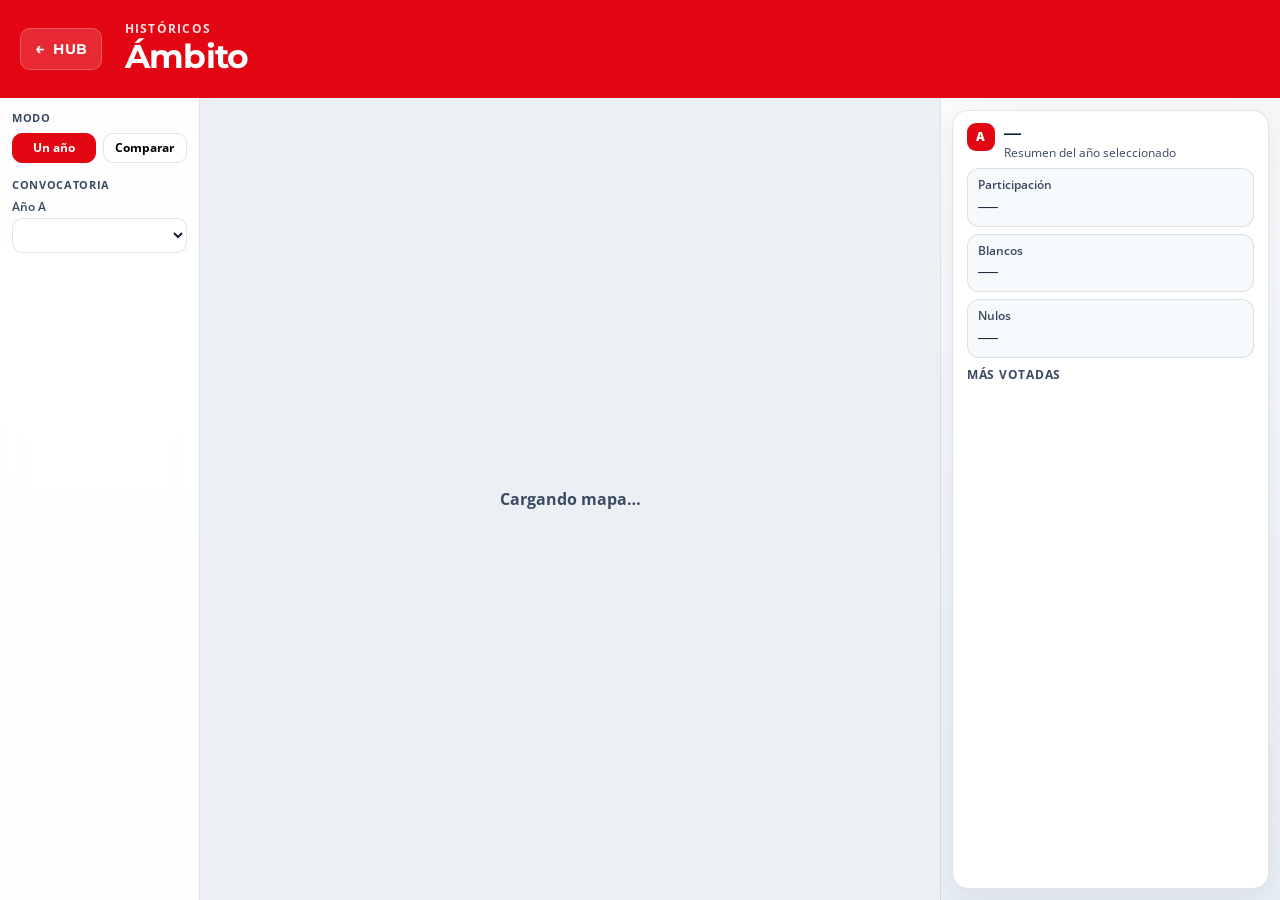
<file: hub/historico.html>
<!DOCTYPE html>
<html lang="es">
<head>
  <meta charset="UTF-8">
  <meta name="viewport" content="width=device-width, initial-scale=1.0">
  <title>Histórico electoral · Rivas</title>
  <link rel="icon" href="../favicon.ico" type="image/x-icon">
  <link rel="preconnect" href="https://fonts.googleapis.com">
  <link rel="preconnect" href="https://fonts.gstatic.com" crossorigin>
  <link href="https://fonts.googleapis.com/css2?family=Montserrat:wght@500;600;700;800&family=Open+Sans:wght@400;600;700&display=swap" rel="stylesheet">
  <link rel="stylesheet" href="https://js.arcgis.com/4.29/esri/themes/light/main.css">
  <link rel="stylesheet" href="css/hub.css?v=1.7.2">
</head>
<body class="ambito-page">
  <header class="ambito-top">
    <div class="ambito-top-row ambito-top-row-wide">
      <a class="btn-back-hub" href="index.html" title="Volver al HUB" aria-label="Volver al HUB">
        <span class="btn-back-hub-arrow" aria-hidden="true">&#8592;</span>
        <span>HUB</span>
      </a>
      <div class="ambito-top-text">
        <p class="ambito-eyebrow" id="ambitoEyebrow">Históricos</p>
        <h1 class="ambito-title" id="ambitoTitle">Ámbito</h1>
        <p class="ambito-sub" id="ambitoSub"></p>
      </div>
      <div class="ambito-top-actions" id="nextNoticeInline">
        <div class="next-inline hidden" id="nextNotice">
          <div class="next-inline-text">
            <strong id="nextTitle">Próxima convocatoria</strong>
            <span id="nextDate"></span>
            <span class="next-inline-note" id="nextNote"></span>
          </div>
          <a class="btn hidden" id="nextCta" href="#">En vivo</a>
        </div>
      </div>
    </div>
  </header>

  <div class="workspace compare-hidden" id="workspace">
    <aside class="side-panel">
      <div class="panel-block">
        <h4>Modo</h4>
        <div class="mode-toggle">
          <button type="button" id="btnModeSingle" class="active">Un año</button>
          <button type="button" id="btnModeCompare">Comparar</button>
        </div>
      </div>

      <div class="panel-block">
        <h4>Convocatoria</h4>
        <div class="field">
          <label for="yearA">Año A</label>
          <select id="yearA"></select>
        </div>
        <div class="field" id="yearBField">
          <label for="yearB">Año B (swipe)</label>
          <select id="yearB"></select>
        </div>
      </div>
    </aside>

    <section class="map-wrap">
      <div id="mapViewDiv"></div>
      <div class="swipe-cartel swipe-cartel-a hidden" id="swipeCartelA" aria-hidden="true">
        <span class="swipe-cartel-side">Izquierda · Año A</span>
        <span class="swipe-cartel-title" id="swipeCartelATitle">—</span>
      </div>
      <div class="swipe-cartel swipe-cartel-b hidden" id="swipeCartelB" aria-hidden="true">
        <span class="swipe-cartel-side">Derecha · Año B</span>
        <span class="swipe-cartel-title" id="swipeCartelBTitle">—</span>
      </div>
      <div class="map-loader" id="mapLoader">Cargando mapa…</div>
    </section>

    <aside class="summary-rail" id="summaryRail">
      <article class="summary-card" id="metricsA">
        <header class="summary-card-head">
          <span class="summary-badge">A</span>
          <div>
            <h3 id="aYearLabel">—</h3>
            <p class="summary-caption">Resumen del año seleccionado</p>
          </div>
        </header>
        <div class="summary-stats">
          <div class="metric">
            <div class="label">Participación</div>
            <div class="value" id="aParticipation">—</div>
            <div class="hint" id="aPartHint"></div>
          </div>
          <div class="metric">
            <div class="label">Blancos</div>
            <div class="value" id="aBlank">—</div>
          </div>
          <div class="metric">
            <div class="label">Nulos</div>
            <div class="value" id="aNull">—</div>
          </div>
        </div>
        <div class="summary-parties">
          <h4>Más votadas</h4>
          <div class="legend-list" id="aLegend"></div>
        </div>
      </article>

      <article class="summary-card summary-card-b" id="metricsB">
        <header class="summary-card-head">
          <span class="summary-badge badge-b">B</span>
          <div>
            <h3 id="bYearLabel">—</h3>
            <p class="summary-caption">Resumen del año a comparar</p>
          </div>
        </header>
        <div class="summary-stats">
          <div class="metric">
            <div class="label">Participación</div>
            <div class="value" id="bParticipation">—</div>
            <div class="hint" id="bPartHint"></div>
          </div>
          <div class="metric">
            <div class="label">Blancos</div>
            <div class="value" id="bBlank">—</div>
          </div>
          <div class="metric">
            <div class="label">Nulos</div>
            <div class="value" id="bNull">—</div>
          </div>
        </div>
        <div class="summary-parties">
          <h4>Más votadas</h4>
          <div class="legend-list" id="bLegend"></div>
        </div>
      </article>
    </aside>
  </div>

  <script src="js/config.js?v=1.7.0"></script>
  <script src="https://js.arcgis.com/4.29/"></script>
  <script src="js/historico-app.js?v=1.5.3"></script>
</body>
</html>
</file>
<file: generales/styles.css>
/* Hojas de estilo para el Portal de Elecciones Generales - Rivas Vaciamadrid */
/* Fuentes: una sola carga desde index.html (evita @import bloqueante). */

:root {
    /* Ámbito generales (acorde al HUB) */
    --ambito-accent: #e30613;
    --ambito-accent-hover: #b8050e;
    --ambito-accent-soft: #fde8ea;
    --primary-color: #e30613;
    --primary-hover: #b8050e;
    --bg-gradient: linear-gradient(135deg, #0f172a 0%, #1e293b 100%);
    --card-bg: rgba(255, 255, 255, 0.75);
    --card-border: rgba(255, 255, 255, 0.35);
    --glass-bg: rgba(255, 255, 255, 0.55);
    --glass-border: rgba(255, 255, 255, 0.25);
    --text-primary: #0f172a;
    --text-secondary: #475569;
    --text-muted: #475569;
    --white: #ffffff;
    --shadow-sm: 0 2px 8px rgba(15, 23, 42, 0.04);
    --shadow-md: 0 8px 32px rgba(15, 23, 42, 0.08);
    --shadow-lg: 0 16px 48px rgba(15, 23, 42, 0.12);
    --radius-sm: 8px;
    --radius-md: 16px;
    --radius-lg: 24px;
    /* Misma tipografía que Históricos / HUB */
    --font-heading: "Montserrat", "Helvetica Neue", Helvetica, Arial, sans-serif;
    --font-body: "Open Sans", "Helvetica Neue", Helvetica, Arial, sans-serif;
}

* {
    box-sizing: border-box;
    margin: 0;
    padding: 0;
}

body {
    font-family: var(--font-body);
    background-color: #f1f5f9;
    color: var(--text-primary);
    overflow: hidden;
    height: 100vh;
    width: 100vw;
}

h1, h2, h3, h4, h5, h6 {
    font-family: var(--font-heading);
    font-weight: 700;
}

/* ==========================================================================
   ESTRUCTURA GENERAL (SPA)
   ========================================================================== */

#app-container {
    display: flex;
    flex-direction: column;
    height: 100vh;
    width: 100vw;
}

#app-main {
    display: flex;
    flex-direction: column;
    flex: 1;
    min-height: 0;
    position: relative;
}

.view-section {
    display: flex;
    flex: 1;
    height: calc(100vh - 76px);
    position: relative;
    overflow: hidden;
}

.hidden {
    display: none !important;
}

/* ==========================================================================
   CABECERA (HEADER)
   ========================================================================== */

.main-header {
    min-height: 76px;
    height: auto;
    background: var(--ambito-accent);
    border-bottom: 1px solid rgba(255, 255, 255, 0.12);
    display: flex;
    align-items: center;
    justify-content: space-between;
    padding: 0.7rem 1.25rem;
    z-index: 100;
    box-shadow: 0 4px 18px rgba(30, 58, 95, 0.28);
    color: #fff;
    gap: 1rem;
}

.header-brand {
    display: flex;
    align-items: center;
    gap: 1rem 1.4rem;
    min-width: 0;
    flex: 1;
}

.btn-back-hub {
    flex-shrink: 0;
    display: inline-flex;
    align-items: center;
    gap: 8px;
    height: 42px;
    padding: 0 14px;
    border-radius: 10px;
    background: rgba(255, 255, 255, 0.14);
    border: 1px solid rgba(255, 255, 255, 0.22);
    color: #fff;
    text-decoration: none;
    font-family: var(--font-heading);
    font-size: 0.9rem;
    font-weight: 700;
    letter-spacing: 0.02em;
    transition: background 0.15s ease;
}

.btn-back-hub:hover {
    background: rgba(255, 255, 255, 0.24);
}

.btn-back-hub-arrow {
    font-size: 1rem;
    line-height: 1;
    font-weight: 700;
}

.brand-proceso-logo {
    flex-shrink: 0;
    height: clamp(40px, 5.5vw, 52px);
    width: auto;
    max-width: min(280px, 36vw);
    object-fit: contain;
    object-position: left center;
    background: #fff;
    border-radius: 10px;
    padding: 6px 10px;
    box-shadow: 0 2px 10px rgba(15, 23, 42, 0.18);
}

.brand-title {
    min-width: 0;
    display: flex;
    flex-direction: column;
    color: #fff;
}

.brand-context {
    margin: 0 0 0.15rem;
    font-size: 0.78rem;
    font-weight: 700;
    letter-spacing: 0.1em;
    text-transform: uppercase;
    color: #fff;
    line-height: 1.1;
    display: inline-flex;
    align-items: center;
    gap: 0.45rem;
}

.live-pulse {
    width: 0.55rem;
    height: 0.55rem;
    border-radius: 50%;
    background: #f87171;
    box-shadow: 0 0 0 0 rgba(248, 113, 113, 0.55);
    animation: live-pulse 1.4s ease-out infinite;
    flex-shrink: 0;
}

@keyframes live-pulse {
    0% { box-shadow: 0 0 0 0 rgba(248, 113, 113, 0.55); opacity: 1; }
    70% { box-shadow: 0 0 0 9px rgba(248, 113, 113, 0); opacity: 0.85; }
    100% { box-shadow: 0 0 0 0 rgba(248, 113, 113, 0); opacity: 1; }
}

.brand-heading {
    font-family: var(--font-heading);
    font-size: clamp(1.5rem, 2.8vw, 2.05rem);
    font-weight: 700;
    letter-spacing: -0.02em;
    line-height: 1.08;
    color: #fff;
}

.brand-subtitle {
    margin: 0.22rem 0 0;
    font-family: var(--font-body);
    font-size: clamp(0.82rem, 1.25vw, 0.98rem);
    font-weight: 400;
    line-height: 1.3;
    text-transform: none;
    letter-spacing: 0;
    color: #fff;
    white-space: nowrap;
    overflow: hidden;
    text-overflow: ellipsis;
}

.header-status {
    display: flex;
    align-items: center;
    gap: 20px;
}

.scrutiny-pill {
    background: rgba(255, 255, 255, 0.14);
    border: 1px solid rgba(255, 255, 255, 0.22);
    color: #fff;
    padding: 6px 14px;
    border-radius: 50px;
    font-weight: 700;
    font-size: 0.85rem;
    display: flex;
    align-items: center;
    gap: 8px;
}

.scrutiny-dot {
    width: 8px;
    height: 8px;
    border-radius: 50%;
    background-color: #86efac;
    box-shadow: 0 0 8px rgba(134, 239, 172, 0.8);
    animation: pulse 2s infinite;
}

@keyframes pulse {
    0% { transform: scale(0.95); box-shadow: 0 0 0 0 rgba(134, 239, 172, 0.7); }
    70% { transform: scale(1); box-shadow: 0 0 0 8px rgba(134, 239, 172, 0); }
    100% { transform: scale(0.95); box-shadow: 0 0 0 0 rgba(134, 239, 172, 0); }
}

.user-badge {
    background: rgba(255, 255, 255, 0.14);
    border: 1px solid rgba(255, 255, 255, 0.22);
    color: #fff;
    padding: 6px 14px;
    border-radius: 50px;
    font-weight: 600;
    font-size: 0.85rem;
    display: flex;
    align-items: center;
    gap: 8px;
}

.main-header .btn-primary {
    background-color: rgba(255, 255, 255, 0.95);
    color: var(--ambito-accent);
}

.main-header .btn-primary:hover {
    background-color: #fff;
    color: var(--ambito-accent-hover);
}

.btn-header {
    font-family: var(--font-heading);
    font-weight: 600;
    font-size: 0.9rem;
    padding: 8px 18px;
    border-radius: var(--radius-sm);
    border: none;
    cursor: pointer;
    transition: all 0.2s ease;
    display: flex;
    align-items: center;
    gap: 8px;
}

.btn-primary {
    background-color: var(--primary-color);
    color: var(--white);
}

.btn-primary:hover {
    background-color: var(--primary-hover);
    transform: translateY(-1px);
}

.btn-secondary {
    background-color: #f1f5f9;
    border: 1px solid #cbd5e1;
    color: var(--text-secondary);
}

.btn-secondary:hover {
    background-color: #e2e8f0;
    color: var(--text-primary);
}

.btn-danger {
    background-color: #ef4444;
    color: var(--white);
}

.btn-danger:hover {
    background-color: #dc2626;
}

/* ==========================================================================
   DASHBOARD PÚBLICO (MAPA + SIDEBAR)
   ========================================================================== */

.dashboard-sidebar {
    width: 420px;
    background: rgba(255, 255, 255, 0.8);
    backdrop-filter: blur(12px);
    -webkit-backdrop-filter: blur(12px);
    border-right: 1px solid rgba(226, 232, 240, 0.8);
    display: flex;
    flex-direction: column;
    box-shadow: var(--shadow-sm);
    z-index: 10;
}

.sidebar-tabs {
    display: flex;
    border-bottom: 1px solid #e2e8f0;
    background: rgba(248, 250, 252, 0.5);
}

.tab-btn {
    flex: 1;
    border: none;
    background: transparent;
    padding: 14px 10px;
    cursor: pointer;
    font-family: var(--font-heading);
    font-weight: 600;
    font-size: 0.85rem;
    color: var(--text-muted);
    transition: all 0.2s ease;
    display: flex;
    flex-direction: column;
    align-items: center;
    gap: 4px;
    border-bottom: 3px solid transparent;
}

.tab-btn i {
    font-size: 1.1rem;
}

.tab-btn:hover {
    color: var(--primary-color);
    background: rgba(255, 255, 255, 0.5);
}

.tab-btn.active {
    color: var(--primary-color);
    border-bottom-color: var(--primary-color);
    background: var(--white);
}

.tab-content {
    flex: 1;
    overflow-y: auto;
    padding: 20px;
}

.tab-pane {
    display: none;
}

.tab-pane.active {
    display: block;
}

.dashboard-map-container {
    flex: 1;
    position: relative;
    background-color: #e5e7eb;
}

#mapViewDiv {
    width: 100%;
    height: 100%;
}

/* Móvil: métricas a ancho completo y mapa debajo (scroll) */
@media (max-width: 768px) {
    #public-dashboard-view.view-section {
        flex-direction: column;
        overflow-x: hidden;
        overflow-y: auto;
        -webkit-overflow-scrolling: touch;
        min-height: 0;
        padding-bottom: calc(28px + env(safe-area-inset-bottom, 0px));
        scroll-padding-bottom: calc(28px + env(safe-area-inset-bottom, 0px));
    }

    #public-dashboard-view .dashboard-sidebar {
        width: 100%;
        max-width: 100%;
        flex: 0 0 auto;
        border-right: none;
        border-bottom: 1px solid rgba(226, 232, 240, 0.9);
        box-shadow: none;
    }

    #public-dashboard-view .tab-content {
        overflow: visible;
        padding-bottom: 8px;
    }

    #public-dashboard-view .dashboard-map-container {
        flex: 0 0 auto;
        width: 100%;
        height: min(58vh, 420px);
        min-height: 280px;
        margin-bottom: calc(16px + env(safe-area-inset-bottom, 0px));
    }

    #public-dashboard-view #mapViewDiv {
        width: 100%;
        height: 100%;
        min-height: 280px;
    }

    #public-dashboard-view .map-overlay-title {
        left: 12px;
        right: 12px;
        top: 10px;
    }

    #public-dashboard-view .map-legend {
        bottom: calc(36px + env(safe-area-inset-bottom, 0px));
        right: 12px;
        left: 12px;
        max-width: none;
    }
}

.map-overlay-title {
    position: absolute;
    top: 15px;
    left: 60px;
    background: rgba(255, 255, 255, 0.85);
    backdrop-filter: blur(8px);
    padding: 8px 16px;
    border-radius: var(--radius-sm);
    box-shadow: var(--shadow-md);
    border: 1px solid rgba(255, 255, 255, 0.3);
    z-index: 5;
    pointer-events: none;
}

.map-overlay-title h3 {
    font-size: 0.95rem;
    font-weight: 700;
    color: var(--text-primary);
}

.map-legend {
    position: absolute;
    bottom: 20px;
    right: 20px;
    background: rgba(255, 255, 255, 0.85);
    backdrop-filter: blur(8px);
    padding: 12px 16px;
    border-radius: var(--radius-sm);
    box-shadow: var(--shadow-md);
    border: 1px solid rgba(255, 255, 255, 0.3);
    z-index: 5;
    max-width: 240px;
    font-size: 0.75rem;
}

.legend-title {
    font-weight: 700;
    margin-bottom: 8px;
    text-transform: uppercase;
    letter-spacing: 0.5px;
    color: var(--text-secondary);
}

.legend-item {
    display: flex;
    align-items: center;
    gap: 8px;
    margin-bottom: 6px;
}

.legend-color {
    width: 12px;
    height: 12px;
    border-radius: 3px;
    flex-shrink: 0;
}

/* ==========================================================================
   CARDS Y GRÁFICOS DEL DASHBOARD
   ========================================================================== */

.stats-grid {
    display: grid;
    grid-template-columns: repeat(2, 1fr);
    gap: 12px;
    margin-bottom: 20px;
}

.stat-card {
    background: var(--white);
    border: 1px solid #e2e8f0;
    border-radius: var(--radius-md);
    padding: 14px;
    box-shadow: var(--shadow-sm);
    display: flex;
    flex-direction: column;
}

.stat-card.full-width {
    grid-column: span 2;
}

.stat-label {
    font-size: 0.75rem;
    font-weight: 600;
    color: var(--text-muted);
    text-transform: uppercase;
    letter-spacing: 0.5px;
    margin-bottom: 4px;
}

.stat-value {
    font-family: var(--font-heading);
    font-size: 1.5rem;
    font-weight: 800;
    color: var(--text-primary);
    line-height: 1.2;
}

.stat-progress-bar {
    width: 100%;
    height: 6px;
    background-color: #e2e8f0;
    border-radius: 10px;
    margin-top: 8px;
    overflow: hidden;
}

.stat-progress-fill {
    height: 100%;
    background-color: var(--primary-color);
    border-radius: 10px;
    transition: width 0.5s cubic-bezier(0.4, 0, 0.2, 1);
}

.card-title {
    font-family: var(--font-heading);
    font-size: 1.05rem;
    font-weight: 700;
    color: var(--text-primary);
    margin-bottom: 14px;
    padding-bottom: 8px;
    border-bottom: 1px solid #f1f5f9;
}

/* Métricas Generales: tipografía de títulos + placeholders centrados */
#general-stats-pane .stat-label {
    font-family: var(--font-heading);
}

#general-stats-pane .ambito-info-card {
    text-align: center;
}

#general-stats-pane .ambito-info-card .stats-card-header {
    justify-content: center;
    font-family: var(--font-heading);
}

#general-stats-pane .ambito-info-card p {
    font-family: var(--font-heading);
}

#general-stats-pane .metrics-placeholder {
    text-align: center;
    font-family: var(--font-heading);
}

#general-stats-pane .metrics-placeholder-title {
    font-family: var(--font-heading);
    font-weight: 700;
    color: #1e293b;
}

#general-stats-pane .metrics-placeholder-sub {
    font-family: var(--font-heading);
    font-size: 0.75rem;
    color: #64748b;
}

.party-results-list {
    display: flex;
    flex-direction: column;
    gap: 10px;
}

.party-row {
    background: var(--white);
    border: 1px solid #e2e8f0;
    border-radius: var(--radius-sm);
    padding: 10px 12px;
    display: flex;
    flex-direction: column;
    gap: 8px;
    box-shadow: var(--shadow-sm);
}

.party-row-top {
    display: flex;
    align-items: center;
    gap: 10px;
}

.party-logo {
    width: 24px;
    height: 24px;
    border-radius: 50%;
    object-fit: contain;
    background: #f8fafc;
    border: 1px solid #f1f5f9;
}

.party-name {
    font-weight: 600;
    font-size: 0.85rem;
    color: var(--text-primary);
}

.party-votes {
    margin-left: auto;
    text-align: right;
    font-size: 0.85rem;
    font-weight: 700;
}

.party-percent {
    font-size: 0.75rem;
    font-weight: 400;
    color: var(--text-muted);
}

.party-bar-container {
    width: 100%;
    height: 8px;
    background-color: #f1f5f9;
    border-radius: 4px;
    overflow: hidden;
}

.party-bar-fill {
    height: 100%;
    border-radius: 4px;
    transition: width 0.8s cubic-bezier(0.4, 0, 0.2, 1);
}

/* ==========================================================================
   COLEGIOS TAB Y BUSCADOR
   ========================================================================== */

.search-box {
    position: relative;
    margin-bottom: 16px;
}

.search-box input {
    width: 100%;
    padding: 10px 16px 10px 38px;
    border-radius: var(--radius-sm);
    border: 1px solid #cbd5e1;
    background-color: var(--white);
    font-family: var(--font-body);
    font-size: 0.85rem;
    transition: all 0.2s ease;
}

.search-box input:focus {
    outline: none;
    border-color: var(--primary-color);
    box-shadow: 0 0 0 3px rgba(227, 6, 19, 0.15);
}

.search-box > i {
    position: absolute;
    left: 14px;
    top: 50%;
    transform: translateY(-50%);
    color: var(--text-muted);
    font-size: 0.9rem;
    pointer-events: none;
}

.colegios-list {
    display: flex;
    flex-direction: column;
    gap: 8px;
}

.colegio-item {
    background: var(--white);
    border: 1px solid #e2e8f0;
    border-radius: var(--radius-sm);
    padding: 12px;
    cursor: pointer;
    transition: all 0.2s ease;
    display: flex;
    align-items: center;
    gap: 12px;
    box-shadow: var(--shadow-sm);
}

.colegio-item:hover {
    transform: translateY(-1px);
    border-color: #cbd5e1;
    box-shadow: var(--shadow-md);
}

.colegio-item-img {
    width: 48px;
    height: 48px;
    border-radius: var(--radius-sm);
    object-fit: cover;
}

.colegio-item-info {
    flex: 1;
    min-width: 0;
}

.colegio-item-name {
    font-size: 0.85rem;
    font-weight: 700;
    color: var(--text-primary);
    white-space: nowrap;
    overflow: hidden;
    text-overflow: ellipsis;
    margin-bottom: 2px;
}

.colegio-item-sub {
    font-size: 0.72rem;
    color: var(--text-muted);
    display: flex;
    align-items: center;
    gap: 8px;
}

.colegio-item-winner {
    width: 22px;
    height: 22px;
    border-radius: 50%;
    display: flex;
    align-items: center;
    justify-content: center;
    color: white;
    font-weight: bold;
    font-size: 0.65rem;
    flex-shrink: 0;
}

/* ==========================================================================
   VISTA DE LOGIN (GLASSMORPHISM CARD)
   ========================================================================== */

.login-view {
    flex: 1;
    background: var(--bg-gradient);
    display: flex;
    align-items: center;
    justify-content: center;
    position: relative;
}

.login-view::before {
    content: '';
    position: absolute;
    width: 300px;
    height: 300px;
    border-radius: 50%;
    background: radial-gradient(circle, rgba(227,6,19,0.3) 0%, rgba(227,6,19,0) 70%);
    top: 15%;
    left: 20%;
}

.login-view::after {
    content: '';
    position: absolute;
    width: 400px;
    height: 400px;
    border-radius: 50%;
    background: radial-gradient(circle, rgba(30,90,168,0.2) 0%, rgba(30,90,168,0) 70%);
    bottom: 10%;
    right: 15%;
}

.login-card {
    background: rgba(255, 255, 255, 0.08);
    backdrop-filter: blur(25px);
    -webkit-backdrop-filter: blur(25px);
    border: 1px solid rgba(255, 255, 255, 0.15);
    border-radius: var(--radius-lg);
    width: 100%;
    max-width: 420px;
    padding: 40px;
    box-shadow: 0 24px 64px rgba(0, 0, 0, 0.35);
    z-index: 10;
    color: var(--white);
    display: flex;
    flex-direction: column;
    align-items: center;
}

.login-logo {
    height: 70px;
    width: auto;
    margin-bottom: 20px;
    filter: brightness(0) invert(1);
}

.login-logo-proceso {
    height: auto;
    width: min(280px, 78%);
    max-height: 72px;
    object-fit: contain;
    filter: none;
    background: #fff;
    border-radius: 12px;
    padding: 10px 14px;
}

.login-title {
    font-size: 1.6rem;
    font-weight: 800;
    margin-bottom: 8px;
    text-align: center;
}

.login-subtitle {
    font-size: 0.8rem;
    color: rgba(255, 255, 255, 0.6);
    margin-bottom: 30px;
    text-align: center;
}

.form-group {
    width: 100%;
    margin-bottom: 20px;
}

.form-group label {
    display: block;
    font-size: 0.75rem;
    font-weight: 600;
    text-transform: uppercase;
    letter-spacing: 1px;
    color: rgba(255, 255, 255, 0.8);
    margin-bottom: 8px;
}

.input-container {
    position: relative;
    width: 100%;
}

.input-container i {
    position: absolute;
    left: 14px;
    top: 50%;
    transform: translateY(-50%);
    color: rgba(255, 255, 255, 0.5);
    font-size: 1rem;
}

.input-container input {
    width: 100%;
    padding: 12px 16px 12px 42px;
    border-radius: var(--radius-sm);
    border: 1px solid rgba(255, 255, 255, 0.25);
    background: rgba(255, 255, 255, 0.08);
    color: var(--white);
    font-family: var(--font-body);
    font-size: 0.9rem;
    transition: all 0.2s ease;
}

.input-container input:focus {
    outline: none;
    border-color: var(--primary-color);
    background: rgba(255, 255, 255, 0.15);
    box-shadow: 0 0 0 3px rgba(227, 6, 19, 0.25);
}

.btn-login {
    width: 100%;
    padding: 14px;
    font-size: 1rem;
    font-weight: 700;
    margin-top: 10px;
}

.login-error {
    background: rgba(239, 68, 68, 0.2);
    border: 1px solid rgba(239, 68, 68, 0.35);
    color: #fca5a5;
    padding: 10px 14px;
    border-radius: var(--radius-sm);
    font-size: 0.8rem;
    margin-bottom: 20px;
    width: 100%;
    display: none;
}

/* ==========================================================================
   PORTAL DE COLEGIO (ESCRUTINIO)
   ========================================================================== */

.colegio-portal-view {
    flex: 1;
    background-color: #f8fafc;
    padding: 30px;
    overflow-y: auto;
}

.portal-container {
    max-width: 900px;
    margin: 0 auto;
}

.portal-welcome {
    display: flex;
    align-items: center;
    justify-content: space-between;
    margin-bottom: 24px;
    padding-bottom: 16px;
    border-bottom: 2px solid #e2e8f0;
}

.welcome-info h2 {
    font-size: 1.75rem;
    color: var(--text-primary);
}

.welcome-info p {
    color: var(--text-secondary);
    font-size: 0.9rem;
}

.portal-card {
    background: var(--white);
    border: 1px solid #cbd5e1;
    border-radius: var(--radius-md);
    padding: 24px;
    box-shadow: var(--shadow-sm);
    margin-bottom: 24px;
}

.step-title {
    font-size: 1.15rem;
    font-weight: 700;
    margin-bottom: 16px;
    display: flex;
    align-items: center;
    gap: 10px;
    color: var(--text-primary);
}

.step-title .step-num {
    background-color: var(--primary-color);
    color: white;
    width: 24px;
    height: 24px;
    border-radius: 50%;
    display: flex;
    align-items: center;
    justify-content: center;
    font-size: 0.8rem;
    font-weight: bold;
}

.mesa-selector-grid {
    display: flex;
    flex-wrap: wrap;
    gap: 12px;
}

.mesa-btn-select {
    background: var(--white);
    border: 1px solid #cbd5e1;
    border-radius: var(--radius-sm);
    padding: 16px 24px;
    cursor: pointer;
    font-family: var(--font-heading);
    font-weight: 700;
    text-align: center;
    min-width: 120px;
    transition: all 0.2s ease;
    display: flex;
    flex-direction: column;
    align-items: center;
    gap: 4px;
}

.mesa-btn-select:hover {
    border-color: var(--primary-color);
    background-color: rgba(227, 6, 19, 0.02);
    transform: translateY(-1px);
}

.mesa-btn-select.selected {
    border-color: var(--primary-color);
    background-color: rgba(227, 6, 19, 0.08);
    color: var(--primary-color);
    box-shadow: 0 0 0 3px rgba(227, 6, 19, 0.15);
}

.mesa-btn-select .mesa-btn-code {
    font-size: 1.25rem;
}

.mesa-btn-select .mesa-btn-census {
    font-family: var(--font-body);
    font-size: 0.72rem;
    font-weight: 400;
    color: var(--text-muted);
}

.form-grid-2col {
    display: grid;
    grid-template-columns: repeat(2, 1fr);
    gap: 20px;
}

.portal-input {
    width: 100%;
    padding: 10px 14px;
    border-radius: var(--radius-sm);
    border: 1px solid #cbd5e1;
    font-family: var(--font-body);
    font-size: 0.9rem;
    transition: all 0.2s ease;
}

.portal-input:focus {
    outline: none;
    border-color: var(--primary-color);
    box-shadow: 0 0 0 3px rgba(227, 6, 19, 0.12);
}

/* Formulario de votos por partido */
.votos-entry-grid {
    display: grid;
    grid-template-columns: repeat(2, 1fr);
    gap: 16px;
}

@media(max-width: 600px) {
    .votos-entry-grid {
        grid-template-columns: 1fr;
    }
}

.vote-input-card {
    background: #f8fafc;
    border: 1px solid #e2e8f0;
    border-radius: var(--radius-sm);
    padding: 12px 16px;
    display: flex;
    align-items: center;
    gap: 14px;
}

.vote-input-card .party-logo {
    width: 32px;
    height: 32px;
}

.vote-input-card label {
    font-size: 0.9rem;
    font-weight: 700;
    flex-grow: 1;
}

.vote-input-card input {
    width: 90px;
    padding: 8px 10px;
    font-size: 1.05rem;
    font-weight: 700;
    text-align: right;
    border-radius: 6px;
    border: 1px solid #cbd5e1;
}

.vote-input-card input:focus {
    outline: none;
    border-color: var(--primary-color);
    box-shadow: 0 0 0 3px rgba(227, 6, 19, 0.12);
}

.vote-summary-card {
    background: #f1f5f9;
    border: 1px solid #cbd5e1;
    border-radius: var(--radius-sm);
    padding: 16px;
    margin-top: 20px;
    display: flex;
    align-items: center;
    justify-content: space-between;
    font-family: var(--font-heading);
}

.vote-summary-total {
    font-size: 1.1rem;
    font-weight: 700;
}

.vote-summary-total span {
    font-size: 1.35rem;
    color: var(--primary-color);
    font-weight: 800;
    margin-left: 6px;
}

.vote-validation-badge {
    padding: 6px 12px;
    border-radius: 50px;
    font-weight: 700;
    font-size: 0.75rem;
    display: flex;
    align-items: center;
    gap: 6px;
}

.badge-success {
    background: #dcfce7;
    color: #15803d;
}

.badge-warning {
    background: #fef9c3;
    color: #a16207;
}

/* Firmas en pantalla */
.signatures-grid {
    display: grid;
    grid-template-columns: repeat(3, 1fr);
    gap: 16px;
}

@media(max-width: 768px) {
    .signatures-grid {
        grid-template-columns: 1fr;
    }
}

.signature-container {
    border: 1px solid #cbd5e1;
    border-radius: var(--radius-sm);
    background: #f8fafc;
    padding: 12px;
    display: flex;
    flex-direction: column;
    align-items: center;
    gap: 8px;
}

.signature-label {
    font-size: 0.8rem;
    font-weight: 700;
    color: var(--text-secondary);
    text-transform: uppercase;
}

.signature-canvas {
    border: 1px solid #cbd5e1;
    border-radius: 6px;
    background-color: var(--white);
    width: 100%;
    height: 120px;
    touch-action: none;
    cursor: crosshair;
}

.signature-actions {
    width: 100%;
    display: flex;
    justify-content: flex-end;
}

.btn-clear-canvas {
    font-size: 0.75rem;
    padding: 4px 10px;
    background: #f1f5f9;
    border: 1px solid #cbd5e1;
    cursor: pointer;
    border-radius: 4px;
}

.btn-clear-canvas:hover {
    background: #e2e8f0;
}

.portal-actions {
    display: flex;
    justify-content: flex-end;
    gap: 14px;
    margin-top: 10px;
}

.portal-actions button {
    font-size: 1rem;
    padding: 12px 28px;
}

/* ==========================================================================
   PORTAL DE ADMINISTRACIÓN
   ========================================================================== */

.admin-portal-view {
    flex: 1;
    background-color: #f8fafc;
    padding: 30px;
    overflow-y: auto;
}

.admin-dashboard-grid {
    display: grid;
    grid-template-columns: 2fr 1fr;
    gap: 24px;
}

@media(max-width: 900px) {
    .admin-dashboard-grid {
        grid-template-columns: 1fr;
    }
}

/* Mi Colegio (admin): ancho completo, buscador cómodo */
.censo-search-widget--admin {
    margin: 0 0 24px;
    padding: 20px 22px;
}

.censo-search-row {
    display: flex;
    gap: 12px;
    align-items: stretch;
    max-width: 720px;
}

.censo-search-widget--admin .censo-search-row .search-box {
    min-height: 46px;
}

.censo-search-widget--admin .censo-search-row .search-box input {
    font-size: 1rem;
    padding-top: 12px;
    padding-bottom: 12px;
}

.censo-search-widget--admin .btn-dni-search-action {
    flex-shrink: 0;
    padding: 0 22px;
    font-size: 0.95rem;
    border-radius: 8px;
}

.censo-search-widget--admin .dni-search-result-container {
    min-height: 88px;
}

@media (max-width: 600px) {
    .censo-search-row {
        flex-direction: column;
        max-width: none;
    }

    .censo-search-widget--admin .btn-dni-search-action {
        width: 100%;
        justify-content: center;
        padding: 12px 16px;
    }
}

.admin-colegio-card {
    background: var(--white);
    border: 1px solid #cbd5e1;
    border-radius: var(--radius-md);
    padding: 20px;
    box-shadow: var(--shadow-sm);
    margin-bottom: 20px;
}

.admin-colegio-header {
    display: flex;
    align-items: center;
    justify-content: space-between;
    margin-bottom: 16px;
    padding-bottom: 12px;
    border-bottom: 1px solid #e2e8f0;
}

.admin-colegio-title {
    font-size: 1.15rem;
    font-weight: 700;
}

.admin-colegio-status {
    font-size: 0.8rem;
    font-weight: 700;
    padding: 4px 10px;
    border-radius: 20px;
}

.status-open {
    background-color: rgba(245, 158, 11, 0.12);
    color: #d97706;
    border: 1px solid #fcd34d;
}

.status-closed {
    background-color: rgba(16, 185, 129, 0.12);
    color: #059669;
    border: 1px solid #6ee7b7;
}

.status-part1 {
    background-color: rgba(2, 132, 199, 0.12);
    color: #0369a1;
    border: 1px solid #7dd3fc;
}

.status-part2 {
    background-color: rgba(124, 58, 237, 0.12);
    color: #6d28d9;
    border: 1px solid #c4b5fd;
}

.admin-table {
    width: 100%;
    border-collapse: collapse;
    font-size: 0.85rem;
}

.admin-table th, .admin-table td {
    padding: 10px 12px;
    text-align: left;
    border-bottom: 1px solid #f1f5f9;
    white-space: nowrap;
}

.admin-table th {
    font-weight: 700;
    color: var(--text-secondary);
    background-color: #f8fafc;
}

.admin-table tr:hover {
    background-color: #f8fafc;
}

.status-badge-inline {
    display: inline-flex;
    align-items: center;
    gap: 5px;
    padding: 4px 10px;
    border-radius: 6px;
    font-weight: 700;
    font-size: 0.75rem;
    white-space: nowrap;
}

.admin-mesas-filters {
    display: flex;
    flex-wrap: wrap;
    gap: 12px;
    margin-bottom: 14px;
    align-items: flex-end;
}

.admin-mesas-filter-field {
    flex: 1 1 200px;
    min-width: 180px;
    display: flex;
    flex-direction: column;
    gap: 4px;
}

.admin-mesas-filter-field label {
    font-size: 0.72rem;
    font-weight: 700;
    color: var(--text-secondary);
    text-transform: uppercase;
    letter-spacing: 0.03em;
}

.admin-mesas-filter-actions {
    display: flex;
    align-items: flex-end;
    padding-bottom: 1px;
}

.admin-mesas-filter-actions .btn-header {
    white-space: nowrap;
    font-size: 0.8rem;
    padding: 8px 12px;
}

.admin-mesas-status-cell {
    display: inline-flex;
    align-items: center;
    gap: 8px;
}

.mesa-pin-code {
    font-family: ui-monospace, Consolas, monospace;
    font-weight: 800;
    letter-spacing: 0.12em;
    color: #0f766e;
    background: #ecfdf5;
    border: 1px solid #99f6e4;
    border-radius: 6px;
    padding: 2px 8px;
    font-size: 0.92rem;
}

.mesa-pin-input {
    font-family: ui-monospace, Consolas, monospace;
    font-size: 1.45rem !important;
    letter-spacing: 0.35em;
    text-align: center;
    font-weight: 700;
}

.admin-mesa-editing-icon {
    color: #16a34a;
    font-size: 0.95rem;
    flex-shrink: 0;
}

.admin-btn-action {
    background: none;
    border: none;
    cursor: pointer;
    font-size: 1rem;
    padding: 4px;
    border-radius: 4px;
    transition: background-color 0.2s;
    color: var(--text-secondary);
}

.admin-btn-action:hover {
    background-color: #e2e8f0;
    color: var(--text-primary);
}

/* ==========================================================================
   AVISO DE PROCESO ADMIN (crear / borrar / simular mesas)
   ========================================================================== */

.admin-busy-overlay {
    position: fixed;
    inset: 0;
    z-index: 9000;
    display: flex;
    align-items: center;
    justify-content: center;
    background: rgba(15, 23, 42, 0.55);
    backdrop-filter: blur(5px);
    padding: 1.25rem;
}

.admin-busy-overlay.hidden {
    display: none;
}

.admin-busy-card {
    background: #fff;
    border-radius: 14px;
    padding: 1.75rem 1.5rem;
    max-width: 420px;
    width: 100%;
    text-align: center;
    box-shadow: 0 24px 60px rgba(15, 23, 42, 0.28);
    border: 1px solid #e2e8f0;
}

.admin-busy-spinner {
    font-size: 2rem;
    color: #0369a1;
    margin-bottom: 0.85rem;
}

.admin-busy-message {
    margin: 0 0 0.45rem;
    font-family: var(--font-heading, inherit);
    font-size: 1.1rem;
    font-weight: 700;
    color: #0f172a;
    line-height: 1.35;
}

.admin-busy-hint {
    margin: 0;
    font-size: 0.82rem;
    color: #64748b;
    line-height: 1.4;
}

/* ==========================================================================
   VENTANAS MODALES (POPUP WINDOWS)
   ========================================================================== */

.modal-container {
    position: fixed;
    top: 0;
    left: 0;
    width: 100vw;
    height: 100vh;
    /* Sin backdrop-filter: el blur sobre el mapa WebGL corta el goTo (sobre todo en Firefox) */
    background: rgba(15, 23, 42, 0.55);
    display: flex;
    align-items: center;
    justify-content: center;
    z-index: 500;
}

.modal-card {
    background: var(--white);
    border-radius: var(--radius-md);
    width: 90%;
    max-width: 500px;
    box-shadow: var(--shadow-lg);
    border: 1px solid #cbd5e1;
    overflow: hidden;
    display: flex;
    flex-direction: column;
}

.modal-card.large {
    max-width: 800px;
}

.modal-header {
    background-color: #f8fafc;
    border-bottom: 1px solid #e2e8f0;
    padding: 16px 20px;
    display: flex;
    align-items: center;
    justify-content: space-between;
}

.modal-header h3 {
    font-size: 1.15rem;
    color: var(--text-primary);
}

.modal-close {
    background: none;
    border: none;
    cursor: pointer;
    font-size: 1.25rem;
    color: var(--text-muted);
}

.modal-close:hover {
    color: var(--text-primary);
}

.modal-body {
    padding: 20px;
    overflow-y: auto;
    max-height: calc(80vh - 120px);
}

.modal-footer {
    background-color: #f8fafc;
    border-top: 1px solid #e2e8f0;
    padding: 16px 20px;
    display: flex;
    justify-content: flex-end;
    gap: 12px;
}

/* ==========================================================================
   ACTA OFICIAL / PÁGINA DE IMPRESIÓN
   ========================================================================== */

#printableActa {
    display: none;
}

@media print {
    @page {
        size: A4 portrait;
        margin: 15mm;
    }

    body, html {
        background: #fff !important;
        color: #000 !important;
        height: auto !important;
        overflow: visible !important;
        font-family: 'Inter', -apple-system, sans-serif !important;
    }

    #app-container, .modal-container {
        display: none !important;
    }

    #printableActa {
        display: block !important;
        width: 100%;
        max-width: 180mm; /* Ancho disponible A4 (210mm - 30mm de márgenes) */
        margin: 0 auto;
        padding: 0;
        color: #000;
        font-size: 11px;
        line-height: 1.4;
        box-sizing: border-box;
    }

    .acta-header {
        display: flex;
        align-items: center;
        gap: 15px;
        border-bottom: 2px solid #000;
        padding-bottom: 10px;
        margin-bottom: 15px;
    }

    .acta-logo-oitr {
        height: 48px;
        width: auto;
    }

    .acta-logo-proceso {
        height: 42px;
        max-width: 220px;
        object-fit: contain;
    }

    .acta-header-title {
        flex: 1;
    }

    .acta-header-title h1 {
        font-size: 13px;
        font-weight: 800;
        text-transform: uppercase;
        margin: 0 0 2px 0;
        letter-spacing: -0.3px;
        white-space: nowrap;
    }

    .acta-header-title p {
        font-size: 9.5px;
        color: #333;
        font-weight: 700;
        margin: 0;
        white-space: nowrap;
    }

    /* Títulos principales del PDF: una sola línea */
    .acta-doc-title {
        font-size: 11.5px;
        font-weight: 800;
        border-bottom: 2px solid #000;
        padding-bottom: 5px;
        margin-bottom: 15px;
        text-transform: uppercase;
        white-space: nowrap;
        letter-spacing: -0.2px;
        line-height: 1.2;
        overflow: visible;
    }

    .acta-doc-title.acta-doc-title-row {
        display: flex;
        justify-content: space-between;
        align-items: center;
        gap: 12px;
    }

    .acta-doc-title.acta-doc-title-row > span:first-child {
        white-space: nowrap;
    }

    .acta-metadata-grid {
        display: grid;
        grid-template-columns: repeat(4, 1fr); /* 4 columnas en horizontal para ahorrar espacio */
        gap: 8px;
        margin-bottom: 15px;
        border: 1px solid #000;
        padding: 10px;
        background-color: #f8fafc !important;
        -webkit-print-color-adjust: exact;
        print-color-adjust: exact;
    }

    .acta-metadata-item strong {
        text-transform: uppercase;
        font-size: 8px;
        color: #333;
        display: block;
        margin-bottom: 2px;
    }

    .acta-metadata-item span {
        font-size: 11px;
        font-weight: bold;
    }

    .acta-title-section {
        font-size: 11px;
        font-weight: 800;
        text-transform: uppercase;
        border-bottom: 1.5px solid #000;
        margin: 15px 0 8px 0;
        padding-bottom: 3px;
        page-break-inside: avoid;
    }

    .acta-table {
        width: 100%;
        border-collapse: collapse;
        margin-bottom: 15px;
    }

    .acta-table th, .acta-table td {
        border: 1px solid #000;
        padding: 5px 8px;
        text-align: left;
        font-size: 10px;
    }

    .acta-table th {
        background-color: #f1f5f9 !important;
        font-weight: bold;
        -webkit-print-color-adjust: exact;
        print-color-adjust: exact;
    }

    .acta-table td.align-right {
        text-align: right;
        font-weight: bold;
    }

    .acta-signatures-block {
        display: grid;
        grid-template-columns: repeat(3, 1fr);
        gap: 12px;
        margin-top: 15px;
        page-break-inside: avoid;
    }

    .acta-signature-box {
        border: 1px solid #000;
        padding: 8px;
        text-align: center;
        height: 110px; /* Reducido de 180px para que encaje todo en un A4 vertical sin salto de página */
        display: flex;
        flex-direction: column;
        justify-content: space-between;
        box-sizing: border-box;
        background: #fff;
    }

    .acta-signature-box strong {
        font-size: 8px;
        text-transform: uppercase;
        border-bottom: 1px solid #eee;
        padding-bottom: 2px;
        margin-bottom: 4px;
        display: block;
    }

    .acta-signature-box svg {
        max-height: 55px; /* Altura compacta para evitar estiramientos */
        width: 100%;
        display: block;
        margin: 0 auto;
    }

    .acta-signature-box span {
        font-size: 8px;
        color: #444;
        margin-top: 3px;
        white-space: nowrap;
        overflow: hidden;
        text-overflow: ellipsis;
        display: block;
    }

    .acta-footer {
        margin-top: 25px;
        text-align: center;
        font-size: 8px;
        color: #555;
        border-top: 1px solid #000;
        padding-top: 8px;
        page-break-inside: avoid;
    }
}

/* ==========================================================================
   OPTIMIZACIÓN MÓVIL EXCLUSIVA PARA REPRESENTANTES DE COLEGIO (CAPTURA DE DATOS)
   ========================================================================== */

.colegio-portal-view {
    flex: 1;
    width: 100%;
    overflow-y: auto;
}

@media (max-width: 768px) {
    /* Cabecera adaptativa centrada en dispositivos móviles */
    .main-header {
        height: auto;
        padding: 10px 12px 12px;
        flex-direction: column;
        align-items: stretch;
        text-align: center;
        gap: 10px;
    }

    .header-brand {
        flex-direction: column;
        align-items: center;
        justify-content: center;
        gap: 6px;
        text-align: center;
        width: 100%;
    }

    .btn-back-hub {
        align-self: flex-start;
        padding: 6px 10px;
        font-size: 0.8rem;
    }

    /* El SVG animado se ve como caja blanca vacía en móvil */
    .brand-proceso-logo {
        display: none;
    }

    .brand-title {
        align-items: center;
        text-align: center;
        width: 100%;
    }

    .brand-heading {
        font-size: clamp(1.25rem, 6vw, 1.6rem);
    }

    .brand-subtitle {
        text-align: center;
        white-space: normal;
        font-size: 0.72rem;
        line-height: 1.35;
        max-width: 22rem;
        margin: 0 auto;
    }

    .header-status {
        justify-content: center;
        align-items: stretch;
        width: 100%;
        gap: 8px;
        flex-wrap: wrap;
    }

    .user-badge, .scrutiny-pill {
        font-size: 0.75rem;
        padding: 6px 10px;
        justify-content: center;
    }

    #logged-user-area:not(.hidden) {
        display: contents;
    }

    #btn-portal-action {
        width: 100%;
        justify-content: center;
        font-size: 0.85rem;
        padding: 10px 14px;
    }

    /* Portal admin: sin desborde horizontal; tabla → tarjetas */
    .admin-portal-view {
        padding: 12px 10px 24px !important;
        overflow-x: hidden;
    }

    .admin-portal-view .portal-container {
        max-width: 100% !important;
        width: 100% !important;
        padding: 0 !important;
        box-sizing: border-box;
    }

    .admin-portal-view .portal-welcome {
        flex-direction: column;
        align-items: stretch;
        gap: 12px;
    }

    .admin-portal-view .portal-welcome > div {
        display: flex !important;
        flex-wrap: wrap;
        gap: 8px !important;
    }

    .admin-portal-view .portal-welcome .btn-header {
        flex: 1 1 calc(50% - 8px);
        justify-content: center;
        font-size: 0.78rem;
        padding: 8px 10px;
    }

    .admin-mesas-filters {
        display: flex !important;
        flex-direction: column !important;
        align-items: stretch !important;
        gap: 10px !important;
        width: 100%;
    }

    .admin-mesas-filter-field {
        flex: 1 1 auto !important;
        min-width: 0 !important;
        width: 100% !important;
    }

    .admin-mesas-filter-field .portal-input,
    .admin-mesas-filter-field select {
        width: 100% !important;
        max-width: 100% !important;
        box-sizing: border-box;
    }

    .admin-mesas-filter-actions {
        width: 100%;
        align-items: stretch !important;
    }

    .admin-mesas-filter-actions .btn-header {
        width: 100%;
        justify-content: center;
    }

    .admin-portal-view .portal-card > div[style*="overflow-x"] {
        overflow: visible !important;
    }

    .admin-table {
        width: 100%;
        border: 0;
    }

    .admin-table thead {
        display: none;
    }

    .admin-table tbody {
        display: flex;
        flex-direction: column;
        gap: 12px;
    }

    .admin-table tr {
        display: grid;
        grid-template-columns: 1fr auto;
        gap: 4px 10px;
        background: #fff;
        border: 1px solid #e2e8f0;
        border-radius: 12px;
        padding: 14px 14px 10px;
        box-shadow: 0 1px 3px rgba(15, 23, 42, 0.04);
    }

    .admin-table tr:hover {
        background: #fff;
    }

    .admin-table td {
        display: flex;
        justify-content: space-between;
        align-items: center;
        gap: 10px;
        width: 100%;
        box-sizing: border-box;
        padding: 7px 0;
        border-bottom: 1px solid #f1f5f9;
        white-space: normal;
        text-align: left;
        grid-column: 1 / -1;
        font-size: 0.92rem;
        color: #0f172a;
    }

    .admin-table td:first-child {
        grid-column: 1;
        border-bottom: none;
        padding: 0 0 4px;
        font-size: 1.05rem;
    }

    .admin-table td:first-child::before {
        display: none;
    }

    .admin-table td[data-label="Estado"] {
        grid-column: 2;
        grid-row: 1;
        border-bottom: none;
        padding: 0 0 4px;
        justify-content: flex-end;
        width: auto;
    }

    .admin-table td[data-label="Estado"]::before {
        display: none;
    }

    .admin-table td.admin-mesas-actions-cell,
    .admin-table td:last-child {
        border-bottom: none;
        padding-top: 12px;
        margin-top: 2px;
        justify-content: flex-start;
        flex-wrap: wrap;
        gap: 8px;
    }

    .admin-table td::before {
        content: attr(data-label);
        font-weight: 700;
        font-size: 0.7rem;
        text-transform: uppercase;
        letter-spacing: 0.03em;
        color: #64748b;
        text-align: left;
        flex: 0 0 34%;
        max-width: 110px;
    }

    .admin-table td:not(.admin-mesas-actions-cell):not(:first-child):not([data-label="Estado"]) {
        text-align: right;
    }

    .admin-table td:not(.admin-mesas-actions-cell):not(:first-child):not([data-label="Estado"]) > :not(.admin-btn-action) {
        margin-left: auto;
        text-align: right;
    }

    .admin-table td:first-child > strong {
        text-align: left;
        margin-left: 0;
    }

    .admin-portal-view .admin-btn-action {
        width: 40px;
        height: 40px;
        min-width: 40px;
        border-radius: 10px;
        display: inline-flex;
        align-items: center;
        justify-content: center;
        background: #f8fafc;
        border: 1px solid #e2e8f0;
    }

    .admin-portal-view .admin-btn-action i {
        font-size: 1rem;
    }

    /* Reglas exclusivas para el portal de representante de colegio en móvil */
    .colegio-portal-view {
        padding: 14px 12px 220px !important;
        width: 100% !important;
        overflow-y: auto !important;
        -webkit-overflow-scrolling: touch;
        scroll-padding-bottom: 220px;
    }

    .colegio-portal-view .portal-container {
        width: 100% !important;
        max-width: 100% !important;
        padding: 0 0 48px !important;
        box-sizing: border-box;
    }

    /* Bienvenida y títulos centrados */
    .colegio-portal-view .portal-welcome {
        flex-direction: column;
        align-items: center;
        text-align: center;
        gap: 12px;
        padding-bottom: 14px;
    }

    .colegio-portal-view .welcome-info {
        text-align: center;
        width: 100%;
    }

    .colegio-portal-view .welcome-info h2 {
        font-size: 1.4rem;
        text-align: center;
    }

    .colegio-portal-view .welcome-info p {
        text-align: center;
    }

    .colegio-portal-view #btn-portal-logout {
        align-self: center;
        margin: 0 auto;
    }

    .colegio-portal-view .portal-card {
        padding: 18px 14px 28px !important;
        margin-bottom: 20px !important;
        width: 100% !important;
        text-align: center;
        box-sizing: border-box;
    }

    .colegio-portal-view #portal-step-select-mesa.portal-card {
        padding-bottom: 36px !important;
        margin-bottom: 40px !important;
    }

    .colegio-portal-view .step-title {
        justify-content: center;
        text-align: center;
    }

    .colegio-portal-view .text-secondary {
        text-align: center;
    }

    /* Selector de mesas centrado */
    .colegio-portal-view .mesa-selector-grid {
        justify-content: center;
        align-items: center;
        flex-direction: column;
        width: 100%;
        gap: 12px;
        padding-bottom: 16px;
    }

    .colegio-portal-view .mesa-btn-select {
        width: 100%;
        max-width: 320px;
        margin: 0 auto;
        align-items: center;
        text-align: center;
        padding: 14px 18px;
    }

    /* Formulario de Miembros (Presidente y Vocales) centrados */
    .colegio-portal-view .form-grid-2col {
        grid-template-columns: 1fr !important;
        gap: 14px !important;
    }

    .colegio-portal-view .form-group {
        text-align: center;
    }

    .colegio-portal-view .form-group label {
        text-align: center;
        display: block;
        width: 100%;
    }

    .colegio-portal-view .portal-input {
        text-align: center;
    }

    /* Formulario de Entrada de Votos por Partido centrados */
    .colegio-portal-view .votos-entry-grid {
        grid-template-columns: 1fr !important;
        gap: 12px !important;
    }

    .colegio-portal-view .vote-input-card {
        padding: 14px;
        font-size: 1rem;
        display: flex;
        flex-direction: column;
        align-items: center;
        text-align: center;
    }

    .colegio-portal-view .vote-input-field {
        font-size: 1.3rem !important;
        height: 50px !important;
        padding: 8px 12px !important;
        text-align: center;
        font-weight: 800;
        width: 100%;
        max-width: 220px;
        margin: 6px auto 0 auto;
    }

    .colegio-portal-view .portal-actions {
        justify-content: center;
    }

    .colegio-portal-view .portal-actions button {
        width: 100%;
        max-width: 340px;
        margin: 0 auto;
        padding: 16px;
        font-size: 1.05rem;
        font-weight: 700;
        justify-content: center;
        box-shadow: 0 4px 12px rgba(227, 6, 19, 0.3);
    }
}

/* ==========================================================================
   CAMPO DE CONTRASEÑA CON OJO TOGGLE
   ========================================================================== */
.password-wrapper {
    position: relative;
    display: flex;
    align-items: center;
    width: 100%;
}

.password-wrapper input[type="password"],
.password-wrapper input[type="text"],
.dijitDialog input[type="password"],
.dijitDialog input[type="text"],
.esri-identity-manager input[type="password"],
.esri-identity-manager input[type="text"] {
    width: 100%;
    padding-right: 42px !important;
}

.dijitDialog .password-wrapper,
.esri-identity-manager .password-wrapper,
.esri-dialog .password-wrapper {
    position: relative !important;
    display: inline-flex !important;
    align-items: center !important;
    width: 100% !important;
}

.toggle-password-btn {
    position: absolute;
    right: 14px;
    top: 50%;
    transform: translateY(-50%);
    cursor: pointer;
    color: var(--text-muted);
    font-size: 1.1rem;
    transition: color 0.2s ease, transform 0.2s ease;
    z-index: 999999;
    user-select: none;
}

.toggle-password-btn:hover {
    color: var(--primary-color);
    transform: translateY(-50%) scale(1.1);
}

/* ==========================================================================
   ALERTAS DE CRITICIDAD Y EDICIÓN DE ADMINISTRACIÓN
   ========================================================================== */
.alert-box {
    display: flex;
    align-items: flex-start;
    gap: 12px;
    padding: 14px 16px;
    border-radius: var(--radius-sm);
    margin-bottom: 16px;
    font-size: 0.85rem;
    line-height: 1.4;
    transition: all 0.3s ease;
}

.alert-box.info {
    background-color: rgba(59, 130, 246, 0.08);
    border: 1px solid rgba(59, 130, 246, 0.3);
    color: #1e40af;
}

.alert-box.warning {
    background-color: rgba(245, 158, 11, 0.1);
    border: 1px solid rgba(245, 158, 11, 0.4);
    color: #92400e;
}

.alert-box.critical {
    background-color: rgba(239, 68, 68, 0.12);
    border: 1px solid rgba(239, 68, 68, 0.5);
    color: #991b1b;
    animation: pulse-border 2s infinite;
}

@keyframes pulse-border {
    0% { box-shadow: 0 0 0 0 rgba(239, 68, 68, 0.4); }
    70% { box-shadow: 0 0 0 8px rgba(239, 68, 68, 0); }
    100% { box-shadow: 0 0 0 0 rgba(239, 68, 68, 0); }
}

.alert-box i {
    font-size: 1.2rem;
    margin-top: 2px;
    flex-shrink: 0;
}

.alert-critical-badge {
    display: inline-flex;
    align-items: center;
    gap: 6px;
    padding: 4px 10px;
    border-radius: 20px;
    font-weight: 700;
    font-size: 0.75rem;
    text-transform: uppercase;
    letter-spacing: 0.5px;
}

.alert-critical-badge.info {
    background-color: #dbeafe;
    color: #1e40af;
}

.alert-critical-badge.warning {
    background-color: #fef3c7;
    color: #92400e;
}

.alert-critical-badge.critical {
    background-color: #fee2e2;
    color: #991b1b;
}

/* ==========================================================================
   SELECTOR DE LAS 3 FASES DE LA JORNADA (COLEGIOS)
   ========================================================================== */
.portal-phase-selector-bar {
    display: grid;
    grid-template-columns: 1fr 1fr 1fr;
    gap: 12px;
    margin-bottom: 20px;
}

@media (max-width: 768px) {
    .portal-phase-selector-bar {
        grid-template-columns: 1fr;
        gap: 8px;
    }
}

.portal-phase-btn {
    display: flex;
    align-items: center;
    gap: 12px;
    padding: 14px 18px;
    background: #ffffff;
    border: 2px solid #e2e8f0;
    border-radius: var(--radius-md);
    cursor: pointer;
    text-align: left;
    transition: all 0.25s cubic-bezier(0.4, 0, 0.2, 1);
    box-shadow: 0 1px 3px rgba(0,0,0,0.05);
}

.portal-phase-btn:hover {
    border-color: #cbd5e1;
    background-color: #f8fafc;
    transform: translateY(-1px);
}

.portal-phase-btn .phase-btn-icon {
    width: 38px;
    height: 38px;
    border-radius: 10px;
    display: flex;
    align-items: center;
    justify-content: center;
    font-size: 1.1rem;
    background-color: #f1f5f9;
    color: var(--text-muted);
    flex-shrink: 0;
    transition: all 0.2s ease;
}

.portal-phase-btn .phase-btn-text {
    display: flex;
    flex-direction: column;
    gap: 2px;
}

.portal-phase-btn .phase-title {
    font-family: var(--font-heading);
    font-weight: 700;
    font-size: 0.95rem;
    color: var(--text-primary);
}

.portal-phase-btn .phase-status {
    font-size: 0.75rem;
    color: var(--text-muted);
    font-weight: 500;
}

/* Botón Fase 1 Activo */
.portal-phase-btn[data-phase="part1"].active {
    border-color: #0284c7;
    background: linear-gradient(135deg, #f0f9ff 0%, #e0f2fe 100%);
    box-shadow: 0 0 0 3px rgba(2, 132, 199, 0.2);
}
.portal-phase-btn[data-phase="part1"].active .phase-btn-icon {
    background-color: #0284c7;
    color: #fff;
}
.portal-phase-btn[data-phase="part1"].active .phase-title {
    color: #0369a1;
}

/* Botón Fase 2 Activo */
.portal-phase-btn[data-phase="part2"].active {
    border-color: #d97706;
    background: linear-gradient(135deg, #fffbeb 0%, #fef3c7 100%);
    box-shadow: 0 0 0 3px rgba(217, 119, 6, 0.2);
}
.portal-phase-btn[data-phase="part2"].active .phase-btn-icon {
    background-color: #d97706;
    color: #fff;
}
.portal-phase-btn[data-phase="part2"].active .phase-title {
    color: #b45309;
}

/* Botón Escrutinio Activo */
.portal-phase-btn[data-phase="escrutinio"].active {
    border-color: var(--primary-color);
    background: linear-gradient(135deg, #fef2f2 0%, #fee2e2 100%);
    box-shadow: 0 0 0 3px rgba(227, 6, 19, 0.2);
}
.portal-phase-btn[data-phase="escrutinio"].active .phase-btn-icon {
    background-color: var(--primary-color);
    color: #fff;
}
.portal-phase-btn[data-phase="escrutinio"].active .phase-title {
    color: #b8050e;
}

/* Estado completado para botones */
.portal-phase-btn.completed .phase-status {
    color: #16a34a;
    font-weight: 700;
}

/* Paneles de Fase */
.portal-phase-pane {
    transition: opacity 0.2s ease;
}

/* Banners y Entradas de Avance */
.advance-info-banner {
    display: flex;
    align-items: center;
    gap: 12px;
    padding: 12px 16px;
    border-radius: 8px;
    background-color: #f0fdf4;
    border: 1px solid #bbf7d0;
    margin-bottom: 20px;
}

.advance-entry-box {
    background: #f8fafc;
    border: 1px solid #e2e8f0;
    border-radius: 12px;
    padding: 24px;
    text-align: center;
    margin: 16px 0;
}

.advance-large-input {
    width: 220px !important;
    font-size: 2rem !important;
    font-weight: 800 !important;
    text-align: center !important;
    font-family: var(--font-heading) !important;
    color: var(--text-primary) !important;
    border: 2px solid #cbd5e1 !important;
    border-radius: 10px !important;
    padding: 10px 16px !important;
}

.advance-large-input:focus {
    border-color: var(--primary-color) !important;
    box-shadow: 0 0 0 4px rgba(227, 6, 19, 0.15) !important;
}

.advance-metric-badge {
    background-color: #e0f2fe;
    border: 1px solid #bae6fd;
    border-radius: 10px;
    padding: 10px 20px;
    display: flex;
    flex-direction: column;
    align-items: center;
    justify-content: center;
    min-width: 140px;
}

.advance-metric-badge .pct-val {
    font-size: 1.6rem;
    font-weight: 800;
    font-family: var(--font-heading);
    color: #0284c7;
}

.advance-metric-badge .pct-sub {
    font-size: 0.75rem;
    font-weight: 600;
    color: #0369a1;
}

.advance-metric-badge.advance-part2 {
    background-color: #fef3c7;
    border-color: #fde68a;
}

.advance-metric-badge.advance-part2 .pct-val {
    color: #b45309;
}

.advance-metric-badge.advance-part2 .pct-sub {
    color: #92400e;
}

.advance-metric-badge.over-census {
    background-color: #fee2e2;
    border-color: #fca5a5;
}

.advance-metric-badge.over-census .pct-val,
.advance-metric-badge.over-census .pct-sub {
    color: #991b1b;
}

/* Botones de Transmitir Rojos */
.btn-submit-transmit {
    background: linear-gradient(135deg, #e30613 0%, #b8050e 100%) !important;
    color: #ffffff !important;
    border: 1px solid #b8050e !important;
    font-weight: 700 !important;
    box-shadow: 0 4px 12px rgba(227, 6, 19, 0.25) !important;
    transition: all 0.2s ease !important;
}

.btn-submit-transmit:hover {
    background: linear-gradient(135deg, #b8050e 0%, #8c040b 100%) !important;
    transform: translateY(-2px) !important;
    box-shadow: 0 6px 16px rgba(227, 6, 19, 0.35) !important;
}

.btn-submit-transmit:active {
    transform: translateY(0) !important;
    box-shadow: 0 2px 6px rgba(227, 6, 19, 0.2) !important;
}

/* Espaciado de seguridad inferior para teclado móvil / home indicator */
.colegio-portal-view {
    padding-bottom: calc(160px + env(safe-area-inset-bottom, 0px)) !important;
}

.ubicacion-portal-view {
    padding-bottom: calc(180px + env(safe-area-inset-bottom, 0px)) !important;
    scroll-padding-bottom: calc(180px + env(safe-area-inset-bottom, 0px));
}

.ubicacion-portal-view .portal-container {
    padding-bottom: calc(64px + env(safe-area-inset-bottom, 0px)) !important;
}

.ubicacion-portal-view .censo-search-widget--ubicacion {
    margin-bottom: 48px !important;
}

.ubicacion-portal-view .dni-search-result-container {
    padding-bottom: 24px;
}

@media (max-width: 768px) {
    .ubicacion-portal-view {
        padding-bottom: calc(260px + env(safe-area-inset-bottom, 0px)) !important;
        scroll-padding-bottom: calc(260px + env(safe-area-inset-bottom, 0px));
    }

    .ubicacion-portal-view .portal-container {
        padding-bottom: calc(80px + env(safe-area-inset-bottom, 0px)) !important;
    }

    .ubicacion-portal-view .censo-search-widget--ubicacion {
        margin-bottom: 72px !important;
        padding-bottom: 28px !important;
    }
}

.colegio-portal-view .portal-container {
    padding-bottom: calc(48px + env(safe-area-inset-bottom, 0px)) !important;
}

@media (max-width: 768px) {
    .colegio-portal-view {
        padding-bottom: calc(240px + env(safe-area-inset-bottom, 0px)) !important;
        scroll-padding-bottom: calc(240px + env(safe-area-inset-bottom, 0px));
    }

    .colegio-portal-view .portal-container {
        padding-bottom: calc(64px + env(safe-area-inset-bottom, 0px)) !important;
    }

    .colegio-portal-view #portal-step-select-mesa.portal-card,
    .colegio-portal-view #portal-escrutinio-container.portal-card {
        padding-bottom: 40px !important;
        margin-bottom: 48px !important;
    }
}
</file>
<file: hub/css/hub.css>
:root {
  --ink: #142033;
  --ink-soft: #3b4a63;
  --paper: #f4f7fb;
  --paper-2: #e8eef6;
  --line: rgba(20, 32, 51, 0.12);
  --accent: #e30613;
  --accent-soft: #fde8ea;
  --ok: #0f766e;
  --warn: #b45309;
  --shadow: 0 18px 50px rgba(20, 32, 51, 0.12);
  --radius: 18px;
  /* Tipografía alineada con rivasciudad.es: Montserrat (títulos) + Open Sans (texto) */
  --font-display: "Montserrat", "Helvetica Neue", Helvetica, Arial, sans-serif;
  --font-body: "Open Sans", "Helvetica Neue", Helvetica, Arial, sans-serif;
}

* { box-sizing: border-box; }

html, body {
  margin: 0;
  min-height: 100%;
  font-family: var(--font-body);
  color: var(--ink);
  background:
    radial-gradient(1200px 600px at 10% -10%, rgba(227, 6, 19, 0.14), transparent 60%),
    radial-gradient(900px 500px at 100% 0%, rgba(184, 5, 14, 0.08), transparent 55%),
    linear-gradient(180deg, #f7fafc 0%, var(--paper) 45%, #eef3f8 100%);
}

.ambito-card.is-hidden {
  display: none !important;
}

a { color: inherit; text-decoration: none; }

.hub-shell {
  width: min(1120px, calc(100% - 2rem));
  margin: 0 auto;
}

/* ===== HOME ===== */
.hub-band {
  background: linear-gradient(90deg, #ffffff 0%, #f4f7fb 100%);
  border-bottom: 1px solid var(--line);
  box-shadow: 0 8px 24px rgba(20, 32, 51, 0.06);
}

.hub-band-inner {
  display: flex;
  align-items: center;
  gap: 1.15rem 1.5rem;
  padding: 0.75rem 0;
  min-height: 118px;
}

.hub-logo {
  width: auto;
  height: clamp(72px, 11vw, 104px);
  max-width: min(280px, 42vw);
  flex-shrink: 0;
  object-fit: contain;
  object-position: left center;
}

.hub-band-title {
  margin: 0;
  min-width: 0;
  font-family: var(--font-display);
  font-size: clamp(2.35rem, 5.5vw, 3.75rem);
  font-weight: 800;
  letter-spacing: -0.035em;
  color: var(--ink);
  line-height: 1.02;
}

.hub-home {
  min-height: calc(100vh - 96px);
  padding: 1.75rem 0 3.5rem;
}

.hub-hero {
  margin-bottom: 1.35rem;
}

.hub-brand {
  font-family: var(--font-display);
  font-size: clamp(2.1rem, 5.2vw, 3.6rem);
  line-height: 1.02;
  letter-spacing: -0.03em;
  margin: 0 0 0.75rem;
  font-weight: 800;
}

.hub-lead {
  max-width: 34rem;
  font-size: 1.05rem;
  line-height: 1.55;
  color: var(--ink-soft);
  margin: 0;
}

.chip-row {
  align-self: stretch;
  display: flex;
  align-items: center;
  justify-content: space-between;
  gap: 0.5rem;
  margin-bottom: auto;
  width: 100%;
}

.ambito-card .chip-row .chip {
  margin-bottom: 0;
}

.hub-grid {
  display: flex;
  flex-wrap: wrap;
  justify-content: center;
  gap: 1rem;
}

.hub-grid > .ambito-card:not(.is-hidden) {
  width: min(100%, 520px);
  flex: 0 1 520px;
}

.ambito-card {
  position: relative;
  overflow: hidden;
  border-radius: var(--radius);
  min-height: 190px;
  padding: 1.35rem 1.4rem;
  color: #fff;
  box-shadow: var(--shadow);
  border: 1px solid rgba(255,255,255,0.18);
  transition: transform 0.2s ease, box-shadow 0.2s ease;
  display: flex;
  flex-direction: column;
  justify-content: flex-end;
}

.ambito-card::before {
  content: "";
  position: absolute;
  inset: 0;
  background:
    linear-gradient(160deg, rgba(255,255,255,0.18), transparent 42%),
    linear-gradient(0deg, rgba(0,0,0,0.55), rgba(0,0,0,0.15));
  pointer-events: none;
}

.ambito-card > * { position: relative; z-index: 1; }

.ambito-card:hover {
  transform: translateY(-3px);
  box-shadow: 0 22px 55px rgba(20, 32, 51, 0.2);
}

.ambito-card[data-ambito="generales"] { background: linear-gradient(145deg, #b8050e, #e30613); }
.ambito-card[data-ambito="municipales"] { background: linear-gradient(145deg, #0f5c4c, #1a8f76); }
.ambito-card[data-ambito="asamblea"] { background: linear-gradient(145deg, #7a1f2b, #b03a4a); }
.ambito-card[data-ambito="europeas"] { background: linear-gradient(145deg, #1d4ed8, #3b82f6); }

.ambito-card h2 {
  font-family: var(--font-display);
  font-size: 1.75rem;
  margin: 0 0 0.35rem;
}

.ambito-card p {
  margin: 0;
  opacity: 0.92;
  font-size: 0.92rem;
  line-height: 1.4;
  max-width: 22rem;
}

.ambito-card .chip {
  align-self: flex-start;
  margin-bottom: auto;
  background: rgba(255,255,255,0.16);
  border: 1px solid rgba(255,255,255,0.25);
  border-radius: 999px;
  padding: 0.28rem 0.7rem;
  font-size: 0.72rem;
  font-weight: 700;
  letter-spacing: 0.04em;
  text-transform: uppercase;
}

.ambito-card .chip-date,
.ambito-card .chip-countdown {
  font-size: 0.95rem;
  padding: 0.4rem 0.9rem;
  letter-spacing: 0.03em;
}

.ambito-card .chip-countdown {
  align-self: flex-end;
  margin-left: auto;
  background: rgba(255, 255, 255, 0.22);
  border-color: rgba(255, 255, 255, 0.4);
  white-space: nowrap;
}

.hub-foot {
  margin-top: 2.25rem;
  padding-top: 1.25rem;
  border-top: 1px solid var(--line);
  color: var(--ink-soft);
  font-size: 0.88rem;
  line-height: 1.5;
}

.hub-foot p {
  margin: 0 0 0.45rem;
  max-width: 40rem;
}

.hub-foot a {
  color: var(--accent);
  font-weight: 700;
  text-decoration: underline;
  text-underline-offset: 2px;
}

.hub-foot a:hover {
  color: var(--ink);
}

@media (max-width: 640px) {
  .hub-band-inner {
    min-height: 76px;
    padding: 0.7rem 0;
  }

  .hub-band-title {
    font-size: clamp(1.75rem, 8vw, 2.35rem);
  }
}

/* ===== AMBITO / HISTORICO ===== */
.ambito-page {
  height: 100dvh;
  max-height: 100dvh;
  overflow: hidden;
  display: grid;
  grid-template-rows: auto minmax(0, 1fr);
}

.ambito-top {
  background: var(--accent);
  color: #fff;
  padding: 0.7rem 0;
}

.ambito-top-row {
  display: flex;
  align-items: center;
  gap: 0.75rem 1rem;
  min-height: 52px;
}

.ambito-top-row-wide {
  width: 100%;
  max-width: none;
  margin: 0;
  padding: 0 1.25rem;
  min-height: 76px;
  gap: 1rem 1.4rem;
  box-sizing: border-box;
}


.btn-back-hub {
  flex-shrink: 0;
  display: inline-flex;
  align-items: center;
  gap: 8px;
  height: 42px;
  padding: 0 14px;
  border-radius: 10px;
  background: rgba(255, 255, 255, 0.14);
  border: 1px solid rgba(255, 255, 255, 0.22);
  color: #fff;
  text-decoration: none;
  font-family: var(--font-display);
  font-size: 0.9rem;
  font-weight: 700;
  letter-spacing: 0.02em;
  transition: background 0.15s ease;
}

.btn-back-hub:hover {
  background: rgba(255, 255, 255, 0.24);
}

.btn-back-hub-arrow {
  font-size: 1rem;
  line-height: 1;
  font-weight: 700;
}

.ambito-eyebrow {
  margin: 0 0 0.15rem;
  font-size: 0.78rem;
  font-weight: 700;
  letter-spacing: 0.1em;
  text-transform: uppercase;
  opacity: 0.88;
  color: #fff;
}

.back-icon {
  flex-shrink: 0;
  width: 36px;
  height: 36px;
  border-radius: 10px;
  display: grid;
  place-items: center;
  background: rgba(255,255,255,0.14);
  border: 1px solid rgba(255,255,255,0.22);
  color: #fff;
  font-size: 1.05rem;
  font-weight: 700;
  line-height: 1;
  transition: background 0.15s ease;
}

.back-icon:hover {
  background: rgba(255,255,255,0.24);
}

.ambito-top-text {
  min-width: 0;
  flex: 1.75;
}

.ambito-title {
  font-family: var(--font-display);
  font-size: clamp(1.5rem, 2.8vw, 2.05rem);
  margin: 0;
  letter-spacing: -0.02em;
  line-height: 1.08;
}

.ambito-sub {
  margin: 0.22rem 0 0;
  opacity: 0.92;
  font-size: clamp(0.82rem, 1.25vw, 0.98rem);
  line-height: 1.3;
  white-space: nowrap;
  overflow: hidden;
  text-overflow: ellipsis;
}

.ambito-top-actions {
  flex-shrink: 0;
  max-width: min(460px, 42vw);
}

.next-inline {
  display: flex;
  align-items: center;
  gap: 0.65rem;
  background: rgba(255,255,255,0.12);
  border: 1px solid rgba(255,255,255,0.18);
  border-radius: 12px;
  padding: 0.35rem 0.4rem 0.35rem 0.7rem;
}

.next-inline-text {
  display: flex;
  flex-direction: column;
  gap: 0.05rem;
  min-width: 0;
  font-size: 0.72rem;
  line-height: 1.25;
  color: rgba(255,255,255,0.92);
}

.next-inline-text strong {
  font-size: 0.78rem;
}

.next-inline-note {
  white-space: nowrap;
  overflow: hidden;
  text-overflow: ellipsis;
  max-width: 280px;
  opacity: 0.85;
}

.ambito-page .btn {
  padding: 0.4rem 0.75rem;
  font-size: 0.75rem;
  white-space: nowrap;
}

.btn {
  display: inline-flex;
  align-items: center;
  gap: 0.45rem;
  border: none;
  border-radius: 999px;
  padding: 0.7rem 1.05rem;
  font-weight: 700;
  font-family: inherit;
  cursor: pointer;
  background: var(--accent);
  color: #fff;
}

.btn.secondary {
  background: #fff;
  color: var(--accent);
  border: 1px solid rgba(20,32,51,0.12);
}

.btn:disabled {
  opacity: 0.55;
  cursor: not-allowed;
}

.workspace {
  display: grid;
  grid-template-columns: 200px minmax(0, 1fr) 340px;
  min-height: 0;
  height: 100%;
  overflow: hidden;
}

.side-panel {
  background: rgba(255,255,255,0.9);
  backdrop-filter: blur(10px);
  border-right: 1px solid var(--line);
  padding: 0.75rem;
  overflow: auto;
  min-height: 0;
}

.summary-rail {
  display: grid;
  grid-template-rows: 1fr 1fr;
  gap: 0.7rem;
  padding: 0.7rem;
  background: linear-gradient(180deg, rgba(255,255,255,0.55), rgba(232,238,246,0.9));
  border-left: 1px solid var(--line);
  overflow: hidden;
  min-height: 0;
}

.summary-card {
  background: #fff;
  border: 1px solid var(--line);
  border-radius: 16px;
  box-shadow: 0 10px 28px rgba(20, 32, 51, 0.08);
  padding: 0.75rem 0.85rem;
  display: flex;
  flex-direction: column;
  gap: 0.55rem;
  min-height: 0;
  overflow: hidden;
}

.summary-card-head {
  display: flex;
  align-items: flex-start;
  gap: 0.6rem;
  flex-shrink: 0;
}

.summary-card-head h3 {
  margin: 0;
  font-family: var(--font-display);
  font-size: 1.05rem;
  line-height: 1.2;
}

.summary-caption {
  margin: 0.12rem 0 0;
  font-size: 0.72rem;
  color: var(--ink-soft);
}

.summary-badge {
  flex-shrink: 0;
  width: 28px;
  height: 28px;
  border-radius: 9px;
  display: grid;
  place-items: center;
  font-size: 0.78rem;
  font-weight: 800;
  color: #fff;
  background: var(--accent);
}

.summary-badge.badge-b {
  background: #0f766e;
}

.summary-stats {
  display: grid;
  grid-template-columns: 1fr;
  gap: 0.4rem;
  flex-shrink: 0;
}

.summary-card .metric {
  padding: 0.5rem 0.65rem;
  background: #f7fafc;
  border-radius: 12px;
}

.summary-card .metric .label {
  font-size: 0.72rem;
}

.summary-card .metric .value {
  font-size: 1.28rem;
  margin-top: 0.05rem;
}

.summary-card .metric .hint {
  font-size: 0.68rem;
  line-height: 1.25;
  display: -webkit-box;
  -webkit-line-clamp: 1;
  -webkit-box-orient: vertical;
  overflow: hidden;
}

/* En comparar, la participación lleva hint; blancos/nulos más compactos */
.workspace:not(.compare-hidden) .summary-card .metric .hint {
  -webkit-line-clamp: 1;
}

.summary-parties {
  min-height: 0;
  flex: 1;
  overflow: hidden;
  display: flex;
  flex-direction: column;
}

.summary-parties h4 {
  margin: 0 0 0.4rem;
  font-size: 0.7rem;
  letter-spacing: 0.06em;
  text-transform: uppercase;
  color: var(--ink-soft);
  flex-shrink: 0;
}

.summary-parties .legend-list {
  gap: 0.35rem;
  flex: 1;
  min-height: 0;
  overflow-x: hidden;
  overflow-y: auto;
  padding-right: 0.2rem;
  scrollbar-width: thin;
  scrollbar-color: rgba(20, 32, 51, 0.35) transparent;
}

.summary-parties .legend-list::-webkit-scrollbar {
  width: 6px;
}

.summary-parties .legend-list::-webkit-scrollbar-thumb {
  background: rgba(20, 32, 51, 0.28);
  border-radius: 999px;
}

.summary-parties .legend-row {
  font-size: 0.8rem;
}

.summary-parties .legend-row img {
  width: 18px;
  height: 18px;
}

/* En modo un año, la tarjeta A ocupa el rail y B se oculta */
.workspace.compare-hidden .summary-rail {
  grid-template-rows: 1fr;
}

.workspace.compare-hidden .summary-card-b {
  display: none !important;
}

.workspace.compare-hidden .summary-card#metricsA {
  min-height: 0;
}

/* En un solo mapa, la lista de más votadas aprovecha el hueco del rail */
.workspace.compare-hidden .summary-parties {
  justify-content: flex-start;
  gap: 0.55rem;
}

.workspace.compare-hidden .summary-parties h4 {
  font-size: 0.78rem;
  margin-bottom: 0.15rem;
}

.workspace.compare-hidden .summary-parties .legend-list {
  gap: 0.7rem;
  width: 100%;
  grid-template-columns: 1fr;
  align-content: start;
  justify-content: stretch;
  padding-top: 0.15rem;
  padding-bottom: 0.35rem;
  padding-right: 0;
  box-sizing: border-box;
}

.workspace.compare-hidden .summary-parties .legend-row {
  width: 100%;
  box-sizing: border-box;
  font-size: 0.95rem;
  padding: 0.55rem 0.65rem;
  background: #f7fafc;
  border: 1px solid var(--line);
  border-radius: 12px;
}

.workspace.compare-hidden .summary-parties .legend-row img {
  width: 22px;
  height: 22px;
}

.workspace.compare-hidden .summary-parties .swatch {
  width: 14px;
  height: 14px;
}

.panel-block {
  margin-bottom: 0.85rem;
}

.panel-block h4 {
  margin: 0 0 0.45rem;
  font-size: 0.7rem;
  letter-spacing: 0.06em;
  text-transform: uppercase;
  color: var(--ink-soft);
}

.field {
  display: grid;
  gap: 0.25rem;
  margin-bottom: 0.65rem;
}

.field label {
  font-size: 0.72rem;
  font-weight: 600;
  color: var(--ink-soft);
}

.field select {
  width: 100%;
  border: 1px solid var(--line);
  border-radius: 10px;
  padding: 0.45rem 0.55rem;
  font-family: var(--font-body);
  font-size: 0.78rem;
  line-height: 1.35;
  background: #fff;
  color: var(--ink);
}

.mode-toggle {
  display: grid;
  grid-template-columns: 1fr 1fr;
  gap: 0.4rem;
}

.mode-toggle button {
  border: 1px solid var(--line);
  background: #fff;
  border-radius: 10px;
  padding: 0.45rem 0.35rem;
  font-family: var(--font-body);
  font-weight: 700;
  font-size: 0.72rem;
  line-height: 1.25;
  cursor: pointer;
}

.mode-toggle button.active {
  background: var(--accent);
  color: #fff;
  border-color: var(--accent);
}

.metrics {
  display: grid;
  gap: 0.55rem;
}

.metric {
  background: #fff;
  border: 1px solid var(--line);
  border-radius: 12px;
  padding: 0.7rem 0.8rem;
}

.metric .label {
  font-size: 0.75rem;
  color: var(--ink-soft);
  font-weight: 600;
}

.metric .value {
  font-family: var(--font-display);
  font-size: 1.45rem;
  margin-top: 0.1rem;
}

.metric .hint {
  font-size: 0.72rem;
  color: var(--ink-soft);
}

.legend-list {
  display: grid;
  gap: 0.4rem;
}

.legend-row {
  display: flex;
  align-items: center;
  justify-content: space-between;
  gap: 0.5rem;
  font-size: 0.82rem;
}

.legend-row .left {
  display: flex;
  align-items: center;
  gap: 0.45rem;
  min-width: 0;
}

.swatch {
  width: 12px;
  height: 12px;
  border-radius: 3px;
  flex-shrink: 0;
}

.legend-row img {
  width: 18px;
  height: 18px;
  object-fit: contain;
}

.map-wrap {
  position: relative;
  min-height: 0;
  height: 100%;
  background: #d7dee8;
  overflow: hidden;
}

.swipe-cartel {
  position: absolute;
  bottom: 42px;
  z-index: 2;
  max-width: min(46%, 280px);
  padding: 0.45rem 0.7rem;
  border-radius: 10px;
  background: var(--accent);
  color: #fff;
  border: 1px solid rgba(255, 255, 255, 0.22);
  box-shadow: 0 8px 22px rgba(20, 32, 51, 0.28);
  pointer-events: none;
  line-height: 1.25;
}

.swipe-cartel.hidden {
  display: none !important;
}

.swipe-cartel-a {
  left: 12px;
}

.swipe-cartel-b {
  right: 12px;
}

.swipe-cartel-side {
  display: block;
  font-size: 0.68rem;
  font-weight: 700;
  letter-spacing: 0.08em;
  text-transform: uppercase;
  opacity: 0.85;
  margin-bottom: 0.12rem;
}

.swipe-cartel-title {
  display: block;
  font-family: var(--font-display);
  font-size: 0.92rem;
  font-weight: 700;
}

.hist-popup {
  font-size: 0.85rem;
  line-height: 1.35;
  color: #142033;
}

.hist-popup-meta {
  margin: 0 0 0.55rem;
  color: #3b4a63;
}

.hist-popup-meta strong {
  color: #142033;
}

.hist-popup h5 {
  margin: 0 0 0.35rem;
  font-size: 0.72rem;
  letter-spacing: 0.06em;
  text-transform: uppercase;
  color: #3b4a63;
}

.hist-popup-list {
  margin: 0;
  padding: 0;
  list-style: none;
  display: grid;
  gap: 0.28rem;
}

.hist-popup-list li {
  display: flex;
  align-items: center;
  justify-content: space-between;
  gap: 0.5rem;
}

.hist-popup-list .left {
  display: flex;
  align-items: flex-start;
  gap: 0.4rem;
  min-width: 0;
  flex: 1;
}

.hist-popup-list .swatch {
  width: 10px;
  height: 10px;
  border-radius: 2px;
  flex-shrink: 0;
  margin-top: 0.25rem;
}

.hist-popup-list .party-name {
  line-height: 1.25;
  word-break: break-word;
}

.hist-popup-list .pct {
  font-weight: 700;
  white-space: nowrap;
  flex-shrink: 0;
  align-self: flex-start;
}

#mapViewDiv,
#mapViewDivCompare {
  position: absolute;
  inset: 0;
}

.map-loader {
  position: absolute;
  inset: 0;
  z-index: 3;
  display: grid;
  place-items: center;
  background: rgba(244, 247, 251, 0.72);
  font-weight: 700;
  color: var(--ink-soft);
}

.map-loader.hidden,
.hidden { display: none !important; }

.compare-hidden #yearBField,
.compare-hidden #metricsB {
  display: none;
}

@media (max-width: 1100px) {
  .ambito-page { height: auto; max-height: none; overflow: auto; }
  .workspace {
    grid-template-columns: 180px minmax(0, 1fr);
    grid-template-rows: minmax(48vh, 1fr) auto;
    height: auto;
  }
  .summary-rail {
    grid-column: 1 / -1;
    grid-template-columns: 1fr 1fr;
    grid-template-rows: auto;
    border-left: none;
    border-top: 1px solid var(--line);
    overflow: auto;
  }
  .workspace.compare-hidden .summary-rail {
    grid-template-columns: 1fr;
  }
}

@media (max-width: 900px) {
  .hub-grid > .ambito-card:not(.is-hidden) { flex: 1 1 100%; width: 100%; }
  .workspace {
    grid-template-columns: 1fr;
    grid-template-rows: auto minmax(42vh, 1fr) auto;
  }
  .side-panel { border-right: none; border-bottom: 1px solid var(--line); }
  .map-wrap { min-height: 42vh; }
  .summary-rail {
    grid-template-columns: 1fr;
  }
}

/* ===== HISTÓRICO · móvil / tablet estrecha ===== */
@media (max-width: 768px) {
  .ambito-page {
    height: auto;
    max-height: none;
    overflow-x: hidden;
    overflow-y: auto;
    -webkit-overflow-scrolling: touch;
  }

  .ambito-top {
    padding: 0.65rem 0 0.75rem;
  }

  .ambito-top-row-wide {
    flex-direction: column;
    align-items: stretch;
    gap: 0.7rem;
    min-height: 0;
    padding: 0 0.85rem;
    padding-left: max(0.85rem, env(safe-area-inset-left));
    padding-right: max(0.85rem, env(safe-area-inset-right));
  }

  .btn-back-hub {
    align-self: flex-start;
    height: 38px;
    padding: 0 12px;
    font-size: 0.82rem;
  }

  .ambito-top-text {
    flex: none;
    width: 100%;
  }

  .ambito-title {
    font-size: clamp(1.35rem, 6.5vw, 1.75rem);
  }

  .ambito-sub {
    white-space: normal;
    overflow: visible;
    text-overflow: unset;
    font-size: 0.84rem;
    line-height: 1.4;
  }

  .ambito-top-actions {
    max-width: none;
    width: 100%;
  }

  .next-inline {
    width: 100%;
    flex-direction: column;
    align-items: stretch;
    justify-content: flex-start;
    flex-wrap: nowrap;
    gap: 0.5rem;
    padding: 0.55rem 0.65rem;
  }

  .next-inline-text {
    flex: 0 0 auto;
    font-size: 0.74rem;
  }

  .next-inline-note {
    white-space: normal;
    max-width: none;
    overflow: visible;
    text-overflow: unset;
  }

  .ambito-page .btn {
    flex: 0 0 auto;
    align-self: stretch;
    justify-content: center;
    width: 100%;
  }

  .workspace {
    grid-template-columns: 1fr;
    grid-template-rows: auto minmax(52vh, 58vh) auto;
    height: auto;
  }

  .side-panel {
    padding: 0.75rem 0.85rem;
    overflow: visible;
  }

  .panel-block {
    margin-bottom: 0.7rem;
  }

  .panel-block:last-child {
    margin-bottom: 0;
  }

  .mode-toggle button,
  .field select {
    min-height: 42px;
    font-size: 0.85rem;
    padding: 0.55rem 0.65rem;
  }

  .map-wrap {
    min-height: 52vh;
    height: 58vh;
    max-height: 70vh;
  }

  .swipe-cartel {
    bottom: 14px;
    max-width: min(48%, 160px);
    padding: 0.35rem 0.5rem;
  }

  .swipe-cartel-a { left: 8px; }
  .swipe-cartel-b { right: 8px; }

  .swipe-cartel-side {
    font-size: 0.58rem;
  }

  .swipe-cartel-title {
    font-size: 0.78rem;
  }

  .summary-rail {
    grid-template-columns: 1fr;
    gap: 0.65rem;
    padding: 0.75rem 0.85rem;
    padding-bottom: max(0.85rem, env(safe-area-inset-bottom));
    overflow: visible;
  }

  .summary-card {
    overflow: visible;
    min-height: 0;
  }

  .summary-parties {
    overflow: visible;
    flex: none;
  }

  .summary-parties .legend-list {
    overflow: visible;
    max-height: none;
  }

  .workspace.compare-hidden .summary-parties .legend-row {
    font-size: 0.88rem;
    padding: 0.5rem 0.6rem;
  }

  /* Popup ArcGIS más usable en pantallas estrechas */
  .ambito-page .esri-popup__main-container {
    max-width: min(92vw, 360px) !important;
  }

  .ambito-page .esri-view-width-xsmall .esri-popup__main-container,
  .ambito-page .esri-view-width-small .esri-popup__main-container {
    width: min(92vw, 360px) !important;
    max-width: min(92vw, 360px) !important;
  }

  .hist-popup {
    font-size: 0.82rem;
  }
}

@media (max-width: 480px) {
  .ambito-top-row-wide {
    padding: 0 0.7rem;
  }

  .ambito-title {
    font-size: 1.3rem;
  }

  .workspace {
    grid-template-rows: auto minmax(48vh, 54vh) auto;
  }

  .map-wrap {
    min-height: 48vh;
    height: 54vh;
  }

  .mode-toggle {
    gap: 0.35rem;
  }

  .mode-toggle button {
    font-size: 0.8rem;
  }

  .swipe-cartel {
    max-width: min(46%, 140px);
  }

  .summary-card .metric .value {
    font-size: 1.15rem;
  }
}

/* ===== HUB RRSS / compartir ===== */
.hub-share-row {
  display: flex;
  flex-wrap: wrap;
  align-items: center;
  justify-content: space-between;
  gap: 0.85rem 1.25rem;
  margin-bottom: 1rem;
}

.hub-rrss {
  display: flex;
  flex-wrap: wrap;
  align-items: center;
  gap: 0.45rem;
}

.hub-rrss-label {
  font-family: var(--font-display);
  font-size: 0.72rem;
  font-weight: 700;
  letter-spacing: 0.06em;
  text-transform: uppercase;
  color: var(--ink-soft);
  margin-right: 0.25rem;
}

.hub-rrss-btn {
  width: 38px;
  height: 38px;
  border-radius: 10px;
  display: grid;
  place-items: center;
  background: #fff;
  border: 1px solid var(--line);
  color: var(--accent);
  text-decoration: none !important;
  box-shadow: 0 4px 12px rgba(20, 32, 51, 0.05);
  transition: transform 0.15s ease, background 0.15s ease, color 0.15s ease;
}

.hub-rrss-btn:hover {
  background: var(--accent);
  color: #fff;
  transform: translateY(-1px);
}

.hub-share-btn {
  display: inline-flex;
  align-items: center;
  gap: 0.45rem;
  height: 38px;
  padding: 0 0.95rem;
  border-radius: 10px;
  border: 1px solid var(--line);
  background: var(--accent);
  color: #fff;
  font-family: var(--font-display);
  font-size: 0.82rem;
  font-weight: 700;
  cursor: pointer;
  transition: background 0.15s ease, transform 0.15s ease;
}

.hub-share-btn:hover {
  filter: brightness(1.06);
  transform: translateY(-1px);
}

.hub-share-btn.is-copied {
  background: #0f5c4c;
}

@media (max-width: 640px) {
  .hub-share-row {
    flex-direction: column;
    align-items: flex-start;
  }
}
</file>
<file: municipales/styles.css>
/* Hojas de estilo para el Portal de Elecciones Generales - Rivas Vaciamadrid */
/* Fuentes: una sola carga desde index.html (evita @import bloqueante). */

:root {
    /* Ámbito municipales (acorde al HUB) */
    --ambito-accent: #0f5c4c;
    --ambito-accent-hover: #0a463a;
    --ambito-accent-soft: #d8f3ec;
    --primary-color: #0f5c4c;
    --primary-hover: #0a463a;
    --bg-gradient: linear-gradient(135deg, #0f172a 0%, #1e293b 100%);
    --card-bg: rgba(255, 255, 255, 0.75);
    --card-border: rgba(255, 255, 255, 0.35);
    --glass-bg: rgba(255, 255, 255, 0.55);
    --glass-border: rgba(255, 255, 255, 0.25);
    --text-primary: #0f172a;
    --text-secondary: #475569;
    --text-muted: #475569;
    --white: #ffffff;
    --shadow-sm: 0 2px 8px rgba(15, 23, 42, 0.04);
    --shadow-md: 0 8px 32px rgba(15, 23, 42, 0.08);
    --shadow-lg: 0 16px 48px rgba(15, 23, 42, 0.12);
    --radius-sm: 8px;
    --radius-md: 16px;
    --radius-lg: 24px;
    /* Misma tipografía que Históricos / HUB */
    --font-heading: "Montserrat", "Helvetica Neue", Helvetica, Arial, sans-serif;
    --font-body: "Open Sans", "Helvetica Neue", Helvetica, Arial, sans-serif;
}

* {
    box-sizing: border-box;
    margin: 0;
    padding: 0;
}

body {
    font-family: var(--font-body);
    background-color: #f1f5f9;
    color: var(--text-primary);
    overflow: hidden;
    height: 100vh;
    width: 100vw;
}

h1, h2, h3, h4, h5, h6 {
    font-family: var(--font-heading);
    font-weight: 700;
}

/* ==========================================================================
   ESTRUCTURA GENERAL (SPA)
   ========================================================================== */

#app-container {
    display: flex;
    flex-direction: column;
    height: 100vh;
    width: 100vw;
}

#app-main {
    display: flex;
    flex-direction: column;
    flex: 1;
    min-height: 0;
    position: relative;
}

.view-section {
    display: flex;
    flex: 1;
    height: calc(100vh - 76px);
    position: relative;
    overflow: hidden;
}

.hidden {
    display: none !important;
}

/* ==========================================================================
   CABECERA (HEADER)
   ========================================================================== */

.main-header {
    min-height: 76px;
    height: auto;
    background: var(--ambito-accent);
    border-bottom: 1px solid rgba(255, 255, 255, 0.12);
    display: flex;
    align-items: center;
    justify-content: space-between;
    padding: 0.7rem 1.25rem;
    z-index: 100;
    box-shadow: 0 4px 18px rgba(15, 92, 76, 0.28);
    color: #fff;
    gap: 1rem;
}

.header-brand {
    display: flex;
    align-items: center;
    gap: 1rem 1.4rem;
    min-width: 0;
    flex: 1;
}

.btn-back-hub {
    flex-shrink: 0;
    display: inline-flex;
    align-items: center;
    gap: 8px;
    height: 42px;
    padding: 0 14px;
    border-radius: 10px;
    background: rgba(255, 255, 255, 0.14);
    border: 1px solid rgba(255, 255, 255, 0.22);
    color: #fff;
    text-decoration: none;
    font-family: var(--font-heading);
    font-size: 0.9rem;
    font-weight: 700;
    letter-spacing: 0.02em;
    transition: background 0.15s ease;
}

.btn-back-hub:hover {
    background: rgba(255, 255, 255, 0.24);
}

.btn-back-hub-arrow {
    font-size: 1rem;
    line-height: 1;
    font-weight: 700;
}

.brand-title {
    min-width: 0;
    display: flex;
    flex-direction: column;
    color: #fff;
}

.brand-context {
    margin: 0 0 0.15rem;
    font-size: 0.78rem;
    font-weight: 700;
    letter-spacing: 0.1em;
    text-transform: uppercase;
    color: #fff;
    line-height: 1.1;
    display: inline-flex;
    align-items: center;
    gap: 0.45rem;
}

.live-pulse {
    width: 0.55rem;
    height: 0.55rem;
    border-radius: 50%;
    background: #f87171;
    box-shadow: 0 0 0 0 rgba(248, 113, 113, 0.55);
    animation: live-pulse 1.4s ease-out infinite;
    flex-shrink: 0;
}

@keyframes live-pulse {
    0% { box-shadow: 0 0 0 0 rgba(248, 113, 113, 0.55); opacity: 1; }
    70% { box-shadow: 0 0 0 9px rgba(248, 113, 113, 0); opacity: 0.85; }
    100% { box-shadow: 0 0 0 0 rgba(248, 113, 113, 0); opacity: 1; }
}

.brand-heading {
    font-family: var(--font-heading);
    font-size: clamp(1.5rem, 2.8vw, 2.05rem);
    font-weight: 700;
    letter-spacing: -0.02em;
    line-height: 1.08;
    color: #fff;
}

.brand-subtitle {
    margin: 0.22rem 0 0;
    font-family: var(--font-body);
    font-size: clamp(0.82rem, 1.25vw, 0.98rem);
    font-weight: 400;
    line-height: 1.3;
    text-transform: none;
    letter-spacing: 0;
    color: #fff;
    white-space: nowrap;
    overflow: hidden;
    text-overflow: ellipsis;
}

.header-status {
    display: flex;
    align-items: center;
    gap: 20px;
}

.scrutiny-pill {
    background: rgba(255, 255, 255, 0.14);
    border: 1px solid rgba(255, 255, 255, 0.22);
    color: #fff;
    padding: 6px 14px;
    border-radius: 50px;
    font-weight: 700;
    font-size: 0.85rem;
    display: flex;
    align-items: center;
    gap: 8px;
}

.scrutiny-dot {
    width: 8px;
    height: 8px;
    border-radius: 50%;
    background-color: #86efac;
    box-shadow: 0 0 8px rgba(134, 239, 172, 0.8);
    animation: pulse 2s infinite;
}

@keyframes pulse {
    0% { transform: scale(0.95); box-shadow: 0 0 0 0 rgba(134, 239, 172, 0.7); }
    70% { transform: scale(1); box-shadow: 0 0 0 8px rgba(134, 239, 172, 0); }
    100% { transform: scale(0.95); box-shadow: 0 0 0 0 rgba(134, 239, 172, 0); }
}

.user-badge {
    background: rgba(255, 255, 255, 0.14);
    border: 1px solid rgba(255, 255, 255, 0.22);
    color: #fff;
    padding: 6px 14px;
    border-radius: 50px;
    font-weight: 600;
    font-size: 0.85rem;
    display: flex;
    align-items: center;
    gap: 8px;
}

.main-header .btn-primary {
    background-color: rgba(255, 255, 255, 0.95);
    color: var(--ambito-accent);
}

.main-header .btn-primary:hover {
    background-color: #fff;
    color: var(--ambito-accent-hover);
}

.btn-header {
    font-family: var(--font-heading);
    font-weight: 600;
    font-size: 0.9rem;
    padding: 8px 18px;
    border-radius: var(--radius-sm);
    border: none;
    cursor: pointer;
    transition: all 0.2s ease;
    display: flex;
    align-items: center;
    gap: 8px;
}

.btn-primary {
    background-color: var(--primary-color);
    color: var(--white);
}

.btn-primary:hover {
    background-color: var(--primary-hover);
    transform: translateY(-1px);
}

.btn-secondary {
    background-color: #f1f5f9;
    border: 1px solid #cbd5e1;
    color: var(--text-secondary);
}

.btn-secondary:hover {
    background-color: #e2e8f0;
    color: var(--text-primary);
}

.btn-danger {
    background-color: #ef4444;
    color: var(--white);
}

.btn-danger:hover {
    background-color: #dc2626;
}

/* ==========================================================================
   DASHBOARD PÚBLICO (MAPA + SIDEBAR)
   ========================================================================== */

.dashboard-sidebar {
    width: 420px;
    background: rgba(255, 255, 255, 0.8);
    backdrop-filter: blur(12px);
    -webkit-backdrop-filter: blur(12px);
    border-right: 1px solid rgba(226, 232, 240, 0.8);
    display: flex;
    flex-direction: column;
    box-shadow: var(--shadow-sm);
    z-index: 10;
}

.sidebar-tabs {
    display: flex;
    border-bottom: 1px solid #e2e8f0;
    background: rgba(248, 250, 252, 0.5);
}

.tab-btn {
    flex: 1;
    border: none;
    background: transparent;
    padding: 14px 10px;
    cursor: pointer;
    font-family: var(--font-heading);
    font-weight: 600;
    font-size: 0.85rem;
    color: var(--text-muted);
    transition: all 0.2s ease;
    display: flex;
    flex-direction: column;
    align-items: center;
    gap: 4px;
    border-bottom: 3px solid transparent;
}

.tab-btn i {
    font-size: 1.1rem;
}

.tab-btn:hover {
    color: var(--primary-color);
    background: rgba(255, 255, 255, 0.5);
}

.tab-btn.active {
    color: var(--primary-color);
    border-bottom-color: var(--primary-color);
    background: var(--white);
}

.tab-content {
    flex: 1;
    overflow-y: auto;
    padding: 20px;
}

.tab-pane {
    display: none;
}

.tab-pane.active {
    display: block;
}

.dashboard-map-container {
    flex: 1;
    position: relative;
    background-color: #e5e7eb;
}

#mapViewDiv {
    width: 100%;
    height: 100%;
}

/* Móvil: métricas a ancho completo y mapa debajo (scroll) */
@media (max-width: 768px) {
    #public-dashboard-view.view-section {
        flex-direction: column;
        overflow-x: hidden;
        overflow-y: auto;
        -webkit-overflow-scrolling: touch;
        min-height: 0;
    }

    #public-dashboard-view .dashboard-sidebar {
        width: 100%;
        max-width: 100%;
        flex: 0 0 auto;
        border-right: none;
        border-bottom: 1px solid rgba(226, 232, 240, 0.9);
        box-shadow: none;
    }

    #public-dashboard-view .tab-content {
        overflow: visible;
    }

    #public-dashboard-view .dashboard-map-container {
        flex: 0 0 auto;
        width: 100%;
        height: min(58vh, 420px);
        min-height: 280px;
    }

    #public-dashboard-view #mapViewDiv {
        width: 100%;
        height: 100%;
        min-height: 280px;
    }

    #public-dashboard-view .map-overlay-title {
        left: 12px;
        right: 12px;
        top: 10px;
    }

    #public-dashboard-view .map-legend {
        bottom: 12px;
        right: 12px;
        left: 12px;
        max-width: none;
    }
}

.map-overlay-title {
    position: absolute;
    top: 15px;
    left: 60px;
    background: rgba(255, 255, 255, 0.85);
    backdrop-filter: blur(8px);
    padding: 8px 16px;
    border-radius: var(--radius-sm);
    box-shadow: var(--shadow-md);
    border: 1px solid rgba(255, 255, 255, 0.3);
    z-index: 5;
    pointer-events: none;
}

.map-overlay-title h3 {
    font-size: 0.95rem;
    font-weight: 700;
    color: var(--text-primary);
}

.map-legend {
    position: absolute;
    bottom: 20px;
    right: 20px;
    background: rgba(255, 255, 255, 0.85);
    backdrop-filter: blur(8px);
    padding: 12px 16px;
    border-radius: var(--radius-sm);
    box-shadow: var(--shadow-md);
    border: 1px solid rgba(255, 255, 255, 0.3);
    z-index: 5;
    max-width: 240px;
    font-size: 0.75rem;
}

.legend-title {
    font-weight: 700;
    margin-bottom: 8px;
    text-transform: uppercase;
    letter-spacing: 0.5px;
    color: var(--text-secondary);
}

.legend-item {
    display: flex;
    align-items: center;
    gap: 8px;
    margin-bottom: 6px;
}

.legend-color {
    width: 12px;
    height: 12px;
    border-radius: 3px;
    flex-shrink: 0;
}

/* ==========================================================================
   CARDS Y GRÁFICOS DEL DASHBOARD
   ========================================================================== */

.stats-grid {
    display: grid;
    grid-template-columns: repeat(2, 1fr);
    gap: 12px;
    margin-bottom: 20px;
}

.stat-card {
    background: var(--white);
    border: 1px solid #e2e8f0;
    border-radius: var(--radius-md);
    padding: 14px;
    box-shadow: var(--shadow-sm);
    display: flex;
    flex-direction: column;
}

.stat-card.full-width {
    grid-column: span 2;
}

.stat-label {
    font-size: 0.75rem;
    font-weight: 600;
    color: var(--text-muted);
    text-transform: uppercase;
    letter-spacing: 0.5px;
    margin-bottom: 4px;
}

.stat-value {
    font-family: var(--font-heading);
    font-size: 1.5rem;
    font-weight: 800;
    color: var(--text-primary);
    line-height: 1.2;
}

.stat-progress-bar {
    width: 100%;
    height: 6px;
    background-color: #e2e8f0;
    border-radius: 10px;
    margin-top: 8px;
    overflow: hidden;
}

.stat-progress-fill {
    height: 100%;
    background-color: var(--primary-color);
    border-radius: 10px;
    transition: width 0.5s cubic-bezier(0.4, 0, 0.2, 1);
}

.card-title {
    font-family: var(--font-heading);
    font-size: 1.05rem;
    font-weight: 700;
    color: var(--text-primary);
    margin-bottom: 14px;
    padding-bottom: 8px;
    border-bottom: 1px solid #f1f5f9;
}

/* Métricas Generales: tipografía de títulos + placeholders centrados */
#general-stats-pane .stat-label {
    font-family: var(--font-heading);
}

#general-stats-pane .ambito-info-card {
    text-align: center;
}

#general-stats-pane .ambito-info-card .stats-card-header {
    justify-content: center;
    font-family: var(--font-heading);
}

#general-stats-pane .ambito-info-card p {
    font-family: var(--font-heading);
}

#general-stats-pane .metrics-placeholder {
    text-align: center;
    font-family: var(--font-heading);
}

#general-stats-pane .metrics-placeholder-title {
    font-family: var(--font-heading);
    font-weight: 700;
    color: #1e293b;
}

#general-stats-pane .metrics-placeholder-sub {
    font-family: var(--font-heading);
    font-size: 0.75rem;
    color: #64748b;
}

.party-results-list {
    display: flex;
    flex-direction: column;
    gap: 10px;
}

.party-row {
    background: var(--white);
    border: 1px solid #e2e8f0;
    border-radius: var(--radius-sm);
    padding: 10px 12px;
    display: flex;
    flex-direction: column;
    gap: 8px;
    box-shadow: var(--shadow-sm);
}

.party-row-top {
    display: flex;
    align-items: center;
    gap: 10px;
}

.party-logo {
    width: 24px;
    height: 24px;
    border-radius: 50%;
    object-fit: contain;
    background: #f8fafc;
    border: 1px solid #f1f5f9;
}

.party-name {
    font-weight: 600;
    font-size: 0.85rem;
    color: var(--text-primary);
}

.party-votes {
    margin-left: auto;
    text-align: right;
    font-size: 0.85rem;
    font-weight: 700;
}

.party-percent {
    font-size: 0.75rem;
    font-weight: 400;
    color: var(--text-muted);
}

.party-bar-container {
    width: 100%;
    height: 8px;
    background-color: #f1f5f9;
    border-radius: 4px;
    overflow: hidden;
}

.party-bar-fill {
    height: 100%;
    border-radius: 4px;
    transition: width 0.8s cubic-bezier(0.4, 0, 0.2, 1);
}

/* ==========================================================================
   COLEGIOS TAB Y BUSCADOR
   ========================================================================== */

.search-box {
    position: relative;
    margin-bottom: 16px;
}

.search-box input {
    width: 100%;
    padding: 10px 16px 10px 38px;
    border-radius: var(--radius-sm);
    border: 1px solid #cbd5e1;
    background-color: var(--white);
    font-family: var(--font-body);
    font-size: 0.85rem;
    transition: all 0.2s ease;
}

.search-box input:focus {
    outline: none;
    border-color: var(--primary-color);
    box-shadow: 0 0 0 3px rgba(227, 6, 19, 0.15);
}

.search-box > i {
    position: absolute;
    left: 14px;
    top: 50%;
    transform: translateY(-50%);
    color: var(--text-muted);
    font-size: 0.9rem;
    pointer-events: none;
}

.colegios-list {
    display: flex;
    flex-direction: column;
    gap: 8px;
}

.colegio-item {
    background: var(--white);
    border: 1px solid #e2e8f0;
    border-radius: var(--radius-sm);
    padding: 12px;
    cursor: pointer;
    transition: all 0.2s ease;
    display: flex;
    align-items: center;
    gap: 12px;
    box-shadow: var(--shadow-sm);
}

.colegio-item:hover {
    transform: translateY(-1px);
    border-color: #cbd5e1;
    box-shadow: var(--shadow-md);
}

.colegio-item-img {
    width: 48px;
    height: 48px;
    border-radius: var(--radius-sm);
    object-fit: cover;
}

.colegio-item-info {
    flex: 1;
    min-width: 0;
}

.colegio-item-name {
    font-size: 0.85rem;
    font-weight: 700;
    color: var(--text-primary);
    white-space: nowrap;
    overflow: hidden;
    text-overflow: ellipsis;
    margin-bottom: 2px;
}

.colegio-item-sub {
    font-size: 0.72rem;
    color: var(--text-muted);
    display: flex;
    align-items: center;
    gap: 8px;
}

.colegio-item-winner {
    width: 22px;
    height: 22px;
    border-radius: 50%;
    display: flex;
    align-items: center;
    justify-content: center;
    color: white;
    font-weight: bold;
    font-size: 0.65rem;
    flex-shrink: 0;
}

/* ==========================================================================
   VISTA DE LOGIN (GLASSMORPHISM CARD)
   ========================================================================== */

.login-view {
    flex: 1;
    background: var(--bg-gradient);
    display: flex;
    align-items: center;
    justify-content: center;
    position: relative;
}

.login-view::before {
    content: '';
    position: absolute;
    width: 300px;
    height: 300px;
    border-radius: 50%;
    background: radial-gradient(circle, rgba(227,6,19,0.3) 0%, rgba(227,6,19,0) 70%);
    top: 15%;
    left: 20%;
}

.login-view::after {
    content: '';
    position: absolute;
    width: 400px;
    height: 400px;
    border-radius: 50%;
    background: radial-gradient(circle, rgba(30,90,168,0.2) 0%, rgba(30,90,168,0) 70%);
    bottom: 10%;
    right: 15%;
}

.login-card {
    background: rgba(255, 255, 255, 0.08);
    backdrop-filter: blur(25px);
    -webkit-backdrop-filter: blur(25px);
    border: 1px solid rgba(255, 255, 255, 0.15);
    border-radius: var(--radius-lg);
    width: 100%;
    max-width: 420px;
    padding: 40px;
    box-shadow: 0 24px 64px rgba(0, 0, 0, 0.35);
    z-index: 10;
    color: var(--white);
    display: flex;
    flex-direction: column;
    align-items: center;
}

.login-logo {
    height: 70px;
    width: auto;
    margin-bottom: 20px;
    filter: brightness(0) invert(1);
}

.login-title {
    font-size: 1.6rem;
    font-weight: 800;
    margin-bottom: 8px;
    text-align: center;
}

.login-subtitle {
    font-size: 0.8rem;
    color: rgba(255, 255, 255, 0.6);
    margin-bottom: 30px;
    text-align: center;
}

.form-group {
    width: 100%;
    margin-bottom: 20px;
}

.form-group label {
    display: block;
    font-size: 0.75rem;
    font-weight: 600;
    text-transform: uppercase;
    letter-spacing: 1px;
    color: rgba(255, 255, 255, 0.8);
    margin-bottom: 8px;
}

.input-container {
    position: relative;
    width: 100%;
}

.input-container i {
    position: absolute;
    left: 14px;
    top: 50%;
    transform: translateY(-50%);
    color: rgba(255, 255, 255, 0.5);
    font-size: 1rem;
}

.input-container input {
    width: 100%;
    padding: 12px 16px 12px 42px;
    border-radius: var(--radius-sm);
    border: 1px solid rgba(255, 255, 255, 0.25);
    background: rgba(255, 255, 255, 0.08);
    color: var(--white);
    font-family: var(--font-body);
    font-size: 0.9rem;
    transition: all 0.2s ease;
}

.input-container input:focus {
    outline: none;
    border-color: var(--primary-color);
    background: rgba(255, 255, 255, 0.15);
    box-shadow: 0 0 0 3px rgba(227, 6, 19, 0.25);
}

.btn-login {
    width: 100%;
    padding: 14px;
    font-size: 1rem;
    font-weight: 700;
    margin-top: 10px;
}

.login-error {
    background: rgba(239, 68, 68, 0.2);
    border: 1px solid rgba(239, 68, 68, 0.35);
    color: #fca5a5;
    padding: 10px 14px;
    border-radius: var(--radius-sm);
    font-size: 0.8rem;
    margin-bottom: 20px;
    width: 100%;
    display: none;
}

/* ==========================================================================
   PORTAL DE COLEGIO (ESCRUTINIO)
   ========================================================================== */

.colegio-portal-view {
    flex: 1;
    background-color: #f8fafc;
    padding: 30px;
    overflow-y: auto;
}

.portal-container {
    max-width: 900px;
    margin: 0 auto;
}

.portal-welcome {
    display: flex;
    align-items: center;
    justify-content: space-between;
    margin-bottom: 24px;
    padding-bottom: 16px;
    border-bottom: 2px solid #e2e8f0;
}

.welcome-info h2 {
    font-size: 1.75rem;
    color: var(--text-primary);
}

.welcome-info p {
    color: var(--text-secondary);
    font-size: 0.9rem;
}

.portal-card {
    background: var(--white);
    border: 1px solid #cbd5e1;
    border-radius: var(--radius-md);
    padding: 24px;
    box-shadow: var(--shadow-sm);
    margin-bottom: 24px;
}

.step-title {
    font-size: 1.15rem;
    font-weight: 700;
    margin-bottom: 16px;
    display: flex;
    align-items: center;
    gap: 10px;
    color: var(--text-primary);
}

.step-title .step-num {
    background-color: var(--primary-color);
    color: white;
    width: 24px;
    height: 24px;
    border-radius: 50%;
    display: flex;
    align-items: center;
    justify-content: center;
    font-size: 0.8rem;
    font-weight: bold;
}

.mesa-selector-grid {
    display: flex;
    flex-wrap: wrap;
    gap: 12px;
}

.mesa-btn-select {
    background: var(--white);
    border: 1px solid #cbd5e1;
    border-radius: var(--radius-sm);
    padding: 16px 24px;
    cursor: pointer;
    font-family: var(--font-heading);
    font-weight: 700;
    text-align: center;
    min-width: 120px;
    transition: all 0.2s ease;
    display: flex;
    flex-direction: column;
    align-items: center;
    gap: 4px;
}

.mesa-btn-select:hover {
    border-color: var(--primary-color);
    background-color: rgba(227, 6, 19, 0.02);
    transform: translateY(-1px);
}

.mesa-btn-select.selected {
    border-color: var(--primary-color);
    background-color: rgba(227, 6, 19, 0.08);
    color: var(--primary-color);
    box-shadow: 0 0 0 3px rgba(227, 6, 19, 0.15);
}

.mesa-btn-select .mesa-btn-code {
    font-size: 1.25rem;
}

.mesa-btn-select .mesa-btn-census {
    font-family: var(--font-body);
    font-size: 0.72rem;
    font-weight: 400;
    color: var(--text-muted);
}

.form-grid-2col {
    display: grid;
    grid-template-columns: repeat(2, 1fr);
    gap: 20px;
}

.portal-input {
    width: 100%;
    padding: 10px 14px;
    border-radius: var(--radius-sm);
    border: 1px solid #cbd5e1;
    font-family: var(--font-body);
    font-size: 0.9rem;
    transition: all 0.2s ease;
}

.portal-input:focus {
    outline: none;
    border-color: var(--primary-color);
    box-shadow: 0 0 0 3px rgba(227, 6, 19, 0.12);
}

/* Formulario de votos por partido */
.votos-entry-grid {
    display: grid;
    grid-template-columns: repeat(2, 1fr);
    gap: 16px;
}

@media(max-width: 600px) {
    .votos-entry-grid {
        grid-template-columns: 1fr;
    }
}

.vote-input-card {
    background: #f8fafc;
    border: 1px solid #e2e8f0;
    border-radius: var(--radius-sm);
    padding: 12px 16px;
    display: flex;
    align-items: center;
    gap: 14px;
}

.vote-input-card .party-logo {
    width: 32px;
    height: 32px;
}

.vote-input-card label {
    font-size: 0.9rem;
    font-weight: 700;
    flex-grow: 1;
}

.vote-input-card input {
    width: 90px;
    padding: 8px 10px;
    font-size: 1.05rem;
    font-weight: 700;
    text-align: right;
    border-radius: 6px;
    border: 1px solid #cbd5e1;
}

.vote-input-card input:focus {
    outline: none;
    border-color: var(--primary-color);
    box-shadow: 0 0 0 3px rgba(227, 6, 19, 0.12);
}

.vote-summary-card {
    background: #f1f5f9;
    border: 1px solid #cbd5e1;
    border-radius: var(--radius-sm);
    padding: 16px;
    margin-top: 20px;
    display: flex;
    align-items: center;
    justify-content: space-between;
    font-family: var(--font-heading);
}

.vote-summary-total {
    font-size: 1.1rem;
    font-weight: 700;
}

.vote-summary-total span {
    font-size: 1.35rem;
    color: var(--primary-color);
    font-weight: 800;
    margin-left: 6px;
}

.vote-validation-badge {
    padding: 6px 12px;
    border-radius: 50px;
    font-weight: 700;
    font-size: 0.75rem;
    display: flex;
    align-items: center;
    gap: 6px;
}

.badge-success {
    background: #dcfce7;
    color: #15803d;
}

.badge-warning {
    background: #fef9c3;
    color: #a16207;
}

/* Firmas en pantalla */
.signatures-grid {
    display: grid;
    grid-template-columns: repeat(3, 1fr);
    gap: 16px;
}

@media(max-width: 768px) {
    .signatures-grid {
        grid-template-columns: 1fr;
    }
}

.signature-container {
    border: 1px solid #cbd5e1;
    border-radius: var(--radius-sm);
    background: #f8fafc;
    padding: 12px;
    display: flex;
    flex-direction: column;
    align-items: center;
    gap: 8px;
}

.signature-label {
    font-size: 0.8rem;
    font-weight: 700;
    color: var(--text-secondary);
    text-transform: uppercase;
}

.signature-canvas {
    border: 1px solid #cbd5e1;
    border-radius: 6px;
    background-color: var(--white);
    width: 100%;
    height: 120px;
    touch-action: none;
    cursor: crosshair;
}

.signature-actions {
    width: 100%;
    display: flex;
    justify-content: flex-end;
}

.btn-clear-canvas {
    font-size: 0.75rem;
    padding: 4px 10px;
    background: #f1f5f9;
    border: 1px solid #cbd5e1;
    cursor: pointer;
    border-radius: 4px;
}

.btn-clear-canvas:hover {
    background: #e2e8f0;
}

.portal-actions {
    display: flex;
    justify-content: flex-end;
    gap: 14px;
    margin-top: 10px;
}

.portal-actions button {
    font-size: 1rem;
    padding: 12px 28px;
}

/* ==========================================================================
   PORTAL DE ADMINISTRACIÓN
   ========================================================================== */

.admin-portal-view {
    flex: 1;
    background-color: #f8fafc;
    padding: 30px;
    overflow-y: auto;
}

.admin-dashboard-grid {
    display: grid;
    grid-template-columns: 2fr 1fr;
    gap: 24px;
}

@media(max-width: 900px) {
    .admin-dashboard-grid {
        grid-template-columns: 1fr;
    }
}

/* Mi Colegio (admin): ancho completo, buscador cómodo */
.censo-search-widget--admin {
    margin: 0 0 24px;
    padding: 20px 22px;
}

.censo-search-row {
    display: flex;
    gap: 12px;
    align-items: stretch;
    max-width: 720px;
}

.censo-search-widget--admin .censo-search-row .search-box {
    min-height: 46px;
}

.censo-search-widget--admin .censo-search-row .search-box input {
    font-size: 1rem;
    padding-top: 12px;
    padding-bottom: 12px;
}

.censo-search-widget--admin .btn-dni-search-action {
    flex-shrink: 0;
    padding: 0 22px;
    font-size: 0.95rem;
    border-radius: 8px;
}

.censo-search-widget--admin .dni-search-result-container {
    min-height: 88px;
}

@media (max-width: 600px) {
    .censo-search-row {
        flex-direction: column;
        max-width: none;
    }

    .censo-search-widget--admin .btn-dni-search-action {
        width: 100%;
        justify-content: center;
        padding: 12px 16px;
    }
}

.admin-colegio-card {
    background: var(--white);
    border: 1px solid #cbd5e1;
    border-radius: var(--radius-md);
    padding: 20px;
    box-shadow: var(--shadow-sm);
    margin-bottom: 20px;
}

.admin-colegio-header {
    display: flex;
    align-items: center;
    justify-content: space-between;
    margin-bottom: 16px;
    padding-bottom: 12px;
    border-bottom: 1px solid #e2e8f0;
}

.admin-colegio-title {
    font-size: 1.15rem;
    font-weight: 700;
}

.admin-colegio-status {
    font-size: 0.8rem;
    font-weight: 700;
    padding: 4px 10px;
    border-radius: 20px;
}

.status-open {
    background-color: rgba(245, 158, 11, 0.12);
    color: #d97706;
    border: 1px solid #fcd34d;
}

.status-closed {
    background-color: rgba(16, 185, 129, 0.12);
    color: #059669;
    border: 1px solid #6ee7b7;
}

.status-part1 {
    background-color: rgba(2, 132, 199, 0.12);
    color: #0369a1;
    border: 1px solid #7dd3fc;
}

.status-part2 {
    background-color: rgba(124, 58, 237, 0.12);
    color: #6d28d9;
    border: 1px solid #c4b5fd;
}

.admin-table {
    width: 100%;
    border-collapse: collapse;
    font-size: 0.85rem;
}

.admin-table th, .admin-table td {
    padding: 10px 12px;
    text-align: left;
    border-bottom: 1px solid #f1f5f9;
    white-space: nowrap;
}

.admin-table th {
    font-weight: 700;
    color: var(--text-secondary);
    background-color: #f8fafc;
}

.admin-table tr:hover {
    background-color: #f8fafc;
}

.status-badge-inline {
    display: inline-flex;
    align-items: center;
    gap: 5px;
    padding: 4px 10px;
    border-radius: 6px;
    font-weight: 700;
    font-size: 0.75rem;
    white-space: nowrap;
}

.admin-mesas-filters {
    display: flex;
    flex-wrap: wrap;
    gap: 12px;
    margin-bottom: 14px;
    align-items: flex-end;
}

.admin-mesas-filter-field {
    flex: 1 1 200px;
    min-width: 180px;
    display: flex;
    flex-direction: column;
    gap: 4px;
}

.admin-mesas-filter-field label {
    font-size: 0.72rem;
    font-weight: 700;
    color: var(--text-secondary);
    text-transform: uppercase;
    letter-spacing: 0.03em;
}

.admin-mesas-filter-actions {
    display: flex;
    align-items: flex-end;
    padding-bottom: 1px;
}

.admin-mesas-filter-actions .btn-header {
    white-space: nowrap;
    font-size: 0.8rem;
    padding: 8px 12px;
}

.admin-mesas-status-cell {
    display: inline-flex;
    align-items: center;
    gap: 8px;
}

.mesa-pin-code {
    font-family: ui-monospace, Consolas, monospace;
    font-weight: 800;
    letter-spacing: 0.12em;
    color: #0f766e;
    background: #ecfdf5;
    border: 1px solid #99f6e4;
    border-radius: 6px;
    padding: 2px 8px;
    font-size: 0.92rem;
}

.mesa-pin-input {
    font-family: ui-monospace, Consolas, monospace;
    font-size: 1.45rem !important;
    letter-spacing: 0.35em;
    text-align: center;
    font-weight: 700;
}

.admin-mesa-editing-icon {
    color: #16a34a;
    font-size: 0.95rem;
    flex-shrink: 0;
}

.admin-btn-action {
    background: none;
    border: none;
    cursor: pointer;
    font-size: 1rem;
    padding: 4px;
    border-radius: 4px;
    transition: background-color 0.2s;
    color: var(--text-secondary);
}

.admin-btn-action:hover {
    background-color: #e2e8f0;
    color: var(--text-primary);
}

/* ==========================================================================
   VENTANAS MODALES (POPUP WINDOWS)
   ========================================================================== */

.modal-container {
    position: fixed;
    top: 0;
    left: 0;
    width: 100vw;
    height: 100vh;
    /* Sin backdrop-filter: el blur sobre el mapa WebGL corta el goTo (sobre todo en Firefox) */
    background: rgba(15, 23, 42, 0.55);
    display: flex;
    align-items: center;
    justify-content: center;
    z-index: 500;
}

.modal-card {
    background: var(--white);
    border-radius: var(--radius-md);
    width: 90%;
    max-width: 500px;
    box-shadow: var(--shadow-lg);
    border: 1px solid #cbd5e1;
    overflow: hidden;
    display: flex;
    flex-direction: column;
}

.modal-card.large {
    max-width: 800px;
}

.modal-header {
    background-color: #f8fafc;
    border-bottom: 1px solid #e2e8f0;
    padding: 16px 20px;
    display: flex;
    align-items: center;
    justify-content: space-between;
}

.modal-header h3 {
    font-size: 1.15rem;
    color: var(--text-primary);
}

.modal-close {
    background: none;
    border: none;
    cursor: pointer;
    font-size: 1.25rem;
    color: var(--text-muted);
}

.modal-close:hover {
    color: var(--text-primary);
}

.modal-body {
    padding: 20px;
    overflow-y: auto;
    max-height: calc(80vh - 120px);
}

.modal-footer {
    background-color: #f8fafc;
    border-top: 1px solid #e2e8f0;
    padding: 16px 20px;
    display: flex;
    justify-content: flex-end;
    gap: 12px;
}

/* ==========================================================================
   ACTA OFICIAL / PÁGINA DE IMPRESIÓN
   ========================================================================== */

#printableActa {
    display: none;
}

@media print {
    @page {
        size: A4 portrait;
        margin: 15mm;
    }

    body, html {
        background: #fff !important;
        color: #000 !important;
        height: auto !important;
        overflow: visible !important;
        font-family: 'Inter', -apple-system, sans-serif !important;
    }

    #app-container, .modal-container {
        display: none !important;
    }

    #printableActa {
        display: block !important;
        width: 100%;
        max-width: 180mm; /* Ancho disponible A4 (210mm - 30mm de márgenes) */
        margin: 0 auto;
        padding: 0;
        color: #000;
        font-size: 11px;
        line-height: 1.4;
        box-sizing: border-box;
    }

    .acta-header {
        display: flex;
        align-items: center;
        gap: 15px;
        border-bottom: 2px solid #000;
        padding-bottom: 10px;
        margin-bottom: 15px;
    }

    .acta-logo-oitr {
        height: 48px;
        width: auto;
    }

    .acta-header-title {
        flex: 1;
    }

    .acta-header-title h1 {
        font-size: 13px;
        font-weight: 800;
        text-transform: uppercase;
        margin: 0 0 2px 0;
        letter-spacing: -0.3px;
        white-space: nowrap;
    }

    .acta-header-title p {
        font-size: 9.5px;
        color: #333;
        font-weight: 700;
        margin: 0;
        white-space: nowrap;
    }

    /* Títulos principales del PDF: una sola línea */
    .acta-doc-title {
        font-size: 11.5px;
        font-weight: 800;
        border-bottom: 2px solid #000;
        padding-bottom: 5px;
        margin-bottom: 15px;
        text-transform: uppercase;
        white-space: nowrap;
        letter-spacing: -0.2px;
        line-height: 1.2;
        overflow: visible;
    }

    .acta-doc-title.acta-doc-title-row {
        display: flex;
        justify-content: space-between;
        align-items: center;
        gap: 12px;
    }

    .acta-doc-title.acta-doc-title-row > span:first-child {
        white-space: nowrap;
    }

    .acta-metadata-grid {
        display: grid;
        grid-template-columns: repeat(4, 1fr); /* 4 columnas en horizontal para ahorrar espacio */
        gap: 8px;
        margin-bottom: 15px;
        border: 1px solid #000;
        padding: 10px;
        background-color: #f8fafc !important;
        -webkit-print-color-adjust: exact;
        print-color-adjust: exact;
    }

    .acta-metadata-item strong {
        text-transform: uppercase;
        font-size: 8px;
        color: #333;
        display: block;
        margin-bottom: 2px;
    }

    .acta-metadata-item span {
        font-size: 11px;
        font-weight: bold;
    }

    .acta-title-section {
        font-size: 11px;
        font-weight: 800;
        text-transform: uppercase;
        border-bottom: 1.5px solid #000;
        margin: 15px 0 8px 0;
        padding-bottom: 3px;
        page-break-inside: avoid;
    }

    .acta-table {
        width: 100%;
        border-collapse: collapse;
        margin-bottom: 15px;
    }

    .acta-table th, .acta-table td {
        border: 1px solid #000;
        padding: 5px 8px;
        text-align: left;
        font-size: 10px;
    }

    .acta-table th {
        background-color: #f1f5f9 !important;
        font-weight: bold;
        -webkit-print-color-adjust: exact;
        print-color-adjust: exact;
    }

    .acta-table td.align-right {
        text-align: right;
        font-weight: bold;
    }

    .acta-signatures-block {
        display: grid;
        grid-template-columns: repeat(3, 1fr);
        gap: 12px;
        margin-top: 15px;
        page-break-inside: avoid;
    }

    .acta-signature-box {
        border: 1px solid #000;
        padding: 8px;
        text-align: center;
        height: 110px; /* Reducido de 180px para que encaje todo en un A4 vertical sin salto de página */
        display: flex;
        flex-direction: column;
        justify-content: space-between;
        box-sizing: border-box;
        background: #fff;
    }

    .acta-signature-box strong {
        font-size: 8px;
        text-transform: uppercase;
        border-bottom: 1px solid #eee;
        padding-bottom: 2px;
        margin-bottom: 4px;
        display: block;
    }

    .acta-signature-box svg {
        max-height: 55px; /* Altura compacta para evitar estiramientos */
        width: 100%;
        display: block;
        margin: 0 auto;
    }

    .acta-signature-box span {
        font-size: 8px;
        color: #444;
        margin-top: 3px;
        white-space: nowrap;
        overflow: hidden;
        text-overflow: ellipsis;
        display: block;
    }

    .acta-footer {
        margin-top: 25px;
        text-align: center;
        font-size: 8px;
        color: #555;
        border-top: 1px solid #000;
        padding-top: 8px;
        page-break-inside: avoid;
    }
}

/* ==========================================================================
   OPTIMIZACIÓN MÓVIL EXCLUSIVA PARA REPRESENTANTES DE COLEGIO (CAPTURA DE DATOS)
   ========================================================================== */

.colegio-portal-view {
    flex: 1;
    width: 100%;
    overflow-y: auto;
}

@media (max-width: 768px) {
    /* Cabecera adaptativa centrada en dispositivos móviles */
    .main-header {
        height: auto;
        padding: 10px 12px 12px;
        flex-direction: column;
        align-items: stretch;
        text-align: center;
        gap: 10px;
    }

    .header-brand {
        flex-direction: column;
        align-items: center;
        justify-content: center;
        gap: 6px;
        text-align: center;
        width: 100%;
    }

    .btn-back-hub {
        align-self: flex-start;
        padding: 6px 10px;
        font-size: 0.8rem;
    }

    .brand-proceso-logo {
        display: none;
    }

    .brand-title {
        align-items: center;
        text-align: center;
        width: 100%;
    }

    .brand-heading {
        font-size: clamp(1.25rem, 6vw, 1.6rem);
    }

    .brand-subtitle {
        text-align: center;
        white-space: normal;
        font-size: 0.72rem;
        line-height: 1.35;
        max-width: 22rem;
        margin: 0 auto;
    }

    .header-status {
        justify-content: center;
        align-items: stretch;
        width: 100%;
        gap: 8px;
        flex-wrap: wrap;
    }

    .user-badge, .scrutiny-pill {
        font-size: 0.75rem;
        padding: 6px 10px;
        justify-content: center;
    }

    #logged-user-area:not(.hidden) {
        display: contents;
    }

    #btn-portal-action {
        width: 100%;
        justify-content: center;
        font-size: 0.85rem;
        padding: 10px 14px;
    }

    .admin-portal-view {
        padding: 12px 10px 24px !important;
        overflow-x: hidden;
    }

    .admin-portal-view .portal-container {
        max-width: 100% !important;
        width: 100% !important;
        padding: 0 !important;
        box-sizing: border-box;
    }

    .admin-portal-view .portal-welcome {
        flex-direction: column;
        align-items: stretch;
        gap: 12px;
    }

    .admin-portal-view .portal-welcome > div {
        display: flex !important;
        flex-wrap: wrap;
        gap: 8px !important;
    }

    .admin-portal-view .portal-welcome .btn-header {
        flex: 1 1 calc(50% - 8px);
        justify-content: center;
        font-size: 0.78rem;
        padding: 8px 10px;
    }

    .admin-mesas-filters {
        grid-template-columns: 1fr !important;
        display: flex;
        flex-direction: column;
        gap: 10px;
    }

    .admin-portal-view .portal-card > div[style*="overflow-x"] {
        overflow: visible !important;
    }

    .admin-table {
        width: 100%;
        border: 0;
    }

    .admin-table thead {
        display: none;
    }

    .admin-table tbody {
        display: flex;
        flex-direction: column;
        gap: 10px;
    }

    .admin-table tr {
        display: block;
        background: #fff;
        border: 1px solid #e2e8f0;
        border-radius: 12px;
        padding: 12px 12px 8px;
        box-shadow: 0 1px 3px rgba(15, 23, 42, 0.04);
    }

    .admin-table tr:hover {
        background: #fff;
    }

    .admin-table td {
        display: flex;
        justify-content: space-between;
        align-items: flex-start;
        gap: 12px;
        width: 100%;
        box-sizing: border-box;
        padding: 6px 0;
        border-bottom: 1px solid #f1f5f9;
        white-space: normal;
        text-align: right;
    }

    .admin-table td:last-child {
        border-bottom: none;
        padding-top: 10px;
        justify-content: flex-end;
        flex-wrap: wrap;
    }

    .admin-table td::before {
        content: attr(data-label);
        font-weight: 700;
        font-size: 0.72rem;
        text-transform: uppercase;
        letter-spacing: 0.03em;
        color: #64748b;
        text-align: left;
        flex: 0 0 42%;
    }

    /* Reglas exclusivas para el portal de representante de colegio en móvil */
    .colegio-portal-view {
        padding: 14px 12px !important;
        width: 100% !important;
        overflow-y: auto !important;
    }

    .colegio-portal-view .portal-container {
        width: 100% !important;
        max-width: 100% !important;
        padding: 0 !important;
    }

    /* Bienvenida y títulos centrados */
    .colegio-portal-view .portal-welcome {
        flex-direction: column;
        align-items: center;
        text-align: center;
        gap: 12px;
        padding-bottom: 14px;
    }

    .colegio-portal-view .welcome-info {
        text-align: center;
        width: 100%;
    }

    .colegio-portal-view .welcome-info h2 {
        font-size: 1.4rem;
        text-align: center;
    }

    .colegio-portal-view .welcome-info p {
        text-align: center;
    }

    .colegio-portal-view #btn-portal-logout {
        align-self: center;
        margin: 0 auto;
    }

    .colegio-portal-view .portal-card {
        padding: 18px 14px !important;
        margin-bottom: 16px !important;
        width: 100% !important;
        text-align: center;
    }

    .colegio-portal-view .step-title {
        justify-content: center;
        text-align: center;
    }

    .colegio-portal-view .text-secondary {
        text-align: center;
    }

    /* Selector de mesas centrado */
    .colegio-portal-view .mesa-selector-grid {
        justify-content: center;
        align-items: center;
        flex-direction: column;
        width: 100%;
        gap: 12px;
    }

    .colegio-portal-view .mesa-btn-select {
        width: 100%;
        max-width: 320px;
        margin: 0 auto;
        align-items: center;
        text-align: center;
        padding: 14px 18px;
    }

    /* Formulario de Miembros (Presidente y Vocales) centrados */
    .colegio-portal-view .form-grid-2col {
        grid-template-columns: 1fr !important;
        gap: 14px !important;
    }

    .colegio-portal-view .form-group {
        text-align: center;
    }

    .colegio-portal-view .form-group label {
        text-align: center;
        display: block;
        width: 100%;
    }

    .colegio-portal-view .portal-input {
        text-align: center;
    }

    /* Formulario de Entrada de Votos por Partido centrados */
    .colegio-portal-view .votos-entry-grid {
        grid-template-columns: 1fr !important;
        gap: 12px !important;
    }

    .colegio-portal-view .vote-input-card {
        padding: 14px;
        font-size: 1rem;
        display: flex;
        flex-direction: column;
        align-items: center;
        text-align: center;
    }

    .colegio-portal-view .vote-input-field {
        font-size: 1.3rem !important;
        height: 50px !important;
        padding: 8px 12px !important;
        text-align: center;
        font-weight: 800;
        width: 100%;
        max-width: 220px;
        margin: 6px auto 0 auto;
    }

    .colegio-portal-view .portal-actions {
        justify-content: center;
    }

    .colegio-portal-view .portal-actions button {
        width: 100%;
        max-width: 340px;
        margin: 0 auto;
        padding: 16px;
        font-size: 1.05rem;
        font-weight: 700;
        justify-content: center;
        box-shadow: 0 4px 12px rgba(227, 6, 19, 0.3);
    }
}

/* ==========================================================================
   CAMPO DE CONTRASEÑA CON OJO TOGGLE
   ========================================================================== */
.password-wrapper {
    position: relative;
    display: flex;
    align-items: center;
    width: 100%;
}

.password-wrapper input[type="password"],
.password-wrapper input[type="text"],
.dijitDialog input[type="password"],
.dijitDialog input[type="text"],
.esri-identity-manager input[type="password"],
.esri-identity-manager input[type="text"] {
    width: 100%;
    padding-right: 42px !important;
}

.dijitDialog .password-wrapper,
.esri-identity-manager .password-wrapper,
.esri-dialog .password-wrapper {
    position: relative !important;
    display: inline-flex !important;
    align-items: center !important;
    width: 100% !important;
}

.toggle-password-btn {
    position: absolute;
    right: 14px;
    top: 50%;
    transform: translateY(-50%);
    cursor: pointer;
    color: var(--text-muted);
    font-size: 1.1rem;
    transition: color 0.2s ease, transform 0.2s ease;
    z-index: 999999;
    user-select: none;
}

.toggle-password-btn:hover {
    color: var(--primary-color);
    transform: translateY(-50%) scale(1.1);
}

/* ==========================================================================
   ALERTAS DE CRITICIDAD Y EDICIÓN DE ADMINISTRACIÓN
   ========================================================================== */
.alert-box {
    display: flex;
    align-items: flex-start;
    gap: 12px;
    padding: 14px 16px;
    border-radius: var(--radius-sm);
    margin-bottom: 16px;
    font-size: 0.85rem;
    line-height: 1.4;
    transition: all 0.3s ease;
}

.alert-box.info {
    background-color: rgba(59, 130, 246, 0.08);
    border: 1px solid rgba(59, 130, 246, 0.3);
    color: #1e40af;
}

.alert-box.warning {
    background-color: rgba(245, 158, 11, 0.1);
    border: 1px solid rgba(245, 158, 11, 0.4);
    color: #92400e;
}

.alert-box.critical {
    background-color: rgba(239, 68, 68, 0.12);
    border: 1px solid rgba(239, 68, 68, 0.5);
    color: #991b1b;
    animation: pulse-border 2s infinite;
}

@keyframes pulse-border {
    0% { box-shadow: 0 0 0 0 rgba(239, 68, 68, 0.4); }
    70% { box-shadow: 0 0 0 8px rgba(239, 68, 68, 0); }
    100% { box-shadow: 0 0 0 0 rgba(239, 68, 68, 0); }
}

.alert-box i {
    font-size: 1.2rem;
    margin-top: 2px;
    flex-shrink: 0;
}

.alert-critical-badge {
    display: inline-flex;
    align-items: center;
    gap: 6px;
    padding: 4px 10px;
    border-radius: 20px;
    font-weight: 700;
    font-size: 0.75rem;
    text-transform: uppercase;
    letter-spacing: 0.5px;
}

.alert-critical-badge.info {
    background-color: #dbeafe;
    color: #1e40af;
}

.alert-critical-badge.warning {
    background-color: #fef3c7;
    color: #92400e;
}

.alert-critical-badge.critical {
    background-color: #fee2e2;
    color: #991b1b;
}

/* ==========================================================================
   SELECTOR DE LAS 3 FASES DE LA JORNADA (COLEGIOS)
   ========================================================================== */
.portal-phase-selector-bar {
    display: grid;
    grid-template-columns: 1fr 1fr 1fr;
    gap: 12px;
    margin-bottom: 20px;
}

@media (max-width: 768px) {
    .portal-phase-selector-bar {
        grid-template-columns: 1fr;
        gap: 8px;
    }
}

.portal-phase-btn {
    display: flex;
    align-items: center;
    gap: 12px;
    padding: 14px 18px;
    background: #ffffff;
    border: 2px solid #e2e8f0;
    border-radius: var(--radius-md);
    cursor: pointer;
    text-align: left;
    transition: all 0.25s cubic-bezier(0.4, 0, 0.2, 1);
    box-shadow: 0 1px 3px rgba(0,0,0,0.05);
}

.portal-phase-btn:hover {
    border-color: #cbd5e1;
    background-color: #f8fafc;
    transform: translateY(-1px);
}

.portal-phase-btn .phase-btn-icon {
    width: 38px;
    height: 38px;
    border-radius: 10px;
    display: flex;
    align-items: center;
    justify-content: center;
    font-size: 1.1rem;
    background-color: #f1f5f9;
    color: var(--text-muted);
    flex-shrink: 0;
    transition: all 0.2s ease;
}

.portal-phase-btn .phase-btn-text {
    display: flex;
    flex-direction: column;
    gap: 2px;
}

.portal-phase-btn .phase-title {
    font-family: var(--font-heading);
    font-weight: 700;
    font-size: 0.95rem;
    color: var(--text-primary);
}

.portal-phase-btn .phase-status {
    font-size: 0.75rem;
    color: var(--text-muted);
    font-weight: 500;
}

/* Botón Fase 1 Activo */
.portal-phase-btn[data-phase="part1"].active {
    border-color: #0284c7;
    background: linear-gradient(135deg, #f0f9ff 0%, #e0f2fe 100%);
    box-shadow: 0 0 0 3px rgba(2, 132, 199, 0.2);
}
.portal-phase-btn[data-phase="part1"].active .phase-btn-icon {
    background-color: #0284c7;
    color: #fff;
}
.portal-phase-btn[data-phase="part1"].active .phase-title {
    color: #0369a1;
}

/* Botón Fase 2 Activo */
.portal-phase-btn[data-phase="part2"].active {
    border-color: #d97706;
    background: linear-gradient(135deg, #fffbeb 0%, #fef3c7 100%);
    box-shadow: 0 0 0 3px rgba(217, 119, 6, 0.2);
}
.portal-phase-btn[data-phase="part2"].active .phase-btn-icon {
    background-color: #d97706;
    color: #fff;
}
.portal-phase-btn[data-phase="part2"].active .phase-title {
    color: #b45309;
}

/* Botón Escrutinio Activo */
.portal-phase-btn[data-phase="escrutinio"].active {
    border-color: var(--primary-color);
    background: linear-gradient(135deg, #fef2f2 0%, #fee2e2 100%);
    box-shadow: 0 0 0 3px rgba(227, 6, 19, 0.2);
}
.portal-phase-btn[data-phase="escrutinio"].active .phase-btn-icon {
    background-color: var(--primary-color);
    color: #fff;
}
.portal-phase-btn[data-phase="escrutinio"].active .phase-title {
    color: #b8050e;
}

/* Estado completado para botones */
.portal-phase-btn.completed .phase-status {
    color: #16a34a;
    font-weight: 700;
}

/* Paneles de Fase */
.portal-phase-pane {
    transition: opacity 0.2s ease;
}

/* Banners y Entradas de Avance */
.advance-info-banner {
    display: flex;
    align-items: center;
    gap: 12px;
    padding: 12px 16px;
    border-radius: 8px;
    background-color: #f0fdf4;
    border: 1px solid #bbf7d0;
    margin-bottom: 20px;
}

.advance-entry-box {
    background: #f8fafc;
    border: 1px solid #e2e8f0;
    border-radius: 12px;
    padding: 24px;
    text-align: center;
    margin: 16px 0;
}

.advance-large-input {
    width: 220px !important;
    font-size: 2rem !important;
    font-weight: 800 !important;
    text-align: center !important;
    font-family: var(--font-heading) !important;
    color: var(--text-primary) !important;
    border: 2px solid #cbd5e1 !important;
    border-radius: 10px !important;
    padding: 10px 16px !important;
}

.advance-large-input:focus {
    border-color: var(--primary-color) !important;
    box-shadow: 0 0 0 4px rgba(227, 6, 19, 0.15) !important;
}

.advance-metric-badge {
    background-color: #e0f2fe;
    border: 1px solid #bae6fd;
    border-radius: 10px;
    padding: 10px 20px;
    display: flex;
    flex-direction: column;
    align-items: center;
    justify-content: center;
    min-width: 140px;
}

.advance-metric-badge .pct-val {
    font-size: 1.6rem;
    font-weight: 800;
    font-family: var(--font-heading);
    color: #0284c7;
}

.advance-metric-badge .pct-sub {
    font-size: 0.75rem;
    font-weight: 600;
    color: #0369a1;
}

.advance-metric-badge.advance-part2 {
    background-color: #fef3c7;
    border-color: #fde68a;
}

.advance-metric-badge.advance-part2 .pct-val {
    color: #b45309;
}

.advance-metric-badge.advance-part2 .pct-sub {
    color: #92400e;
}

.advance-metric-badge.over-census {
    background-color: #fee2e2;
    border-color: #fca5a5;
}

.advance-metric-badge.over-census .pct-val,
.advance-metric-badge.over-census .pct-sub {
    color: #991b1b;
}

/* Botones de Transmitir Rojos */
.btn-submit-transmit {
    background: linear-gradient(135deg, #e30613 0%, #b8050e 100%) !important;
    color: #ffffff !important;
    border: 1px solid #b8050e !important;
    font-weight: 700 !important;
    box-shadow: 0 4px 12px rgba(227, 6, 19, 0.25) !important;
    transition: all 0.2s ease !important;
}

.btn-submit-transmit:hover {
    background: linear-gradient(135deg, #b8050e 0%, #8c040b 100%) !important;
    transform: translateY(-2px) !important;
    box-shadow: 0 6px 16px rgba(227, 6, 19, 0.35) !important;
}

.btn-submit-transmit:active {
    transform: translateY(0) !important;
    box-shadow: 0 2px 6px rgba(227, 6, 19, 0.2) !important;
}

/* Espaciado de seguridad inferior para teclado móvil */
.colegio-portal-view {
    padding-bottom: 140px !important;
}

.colegio-portal-view .portal-container {
    padding-bottom: 140px !important;
}

@media (max-width: 768px) {
    .colegio-portal-view {
        padding-bottom: 180px !important;
    }
    
    .colegio-portal-view .portal-container {
        padding-bottom: 180px !important;
    }
}
</file>
